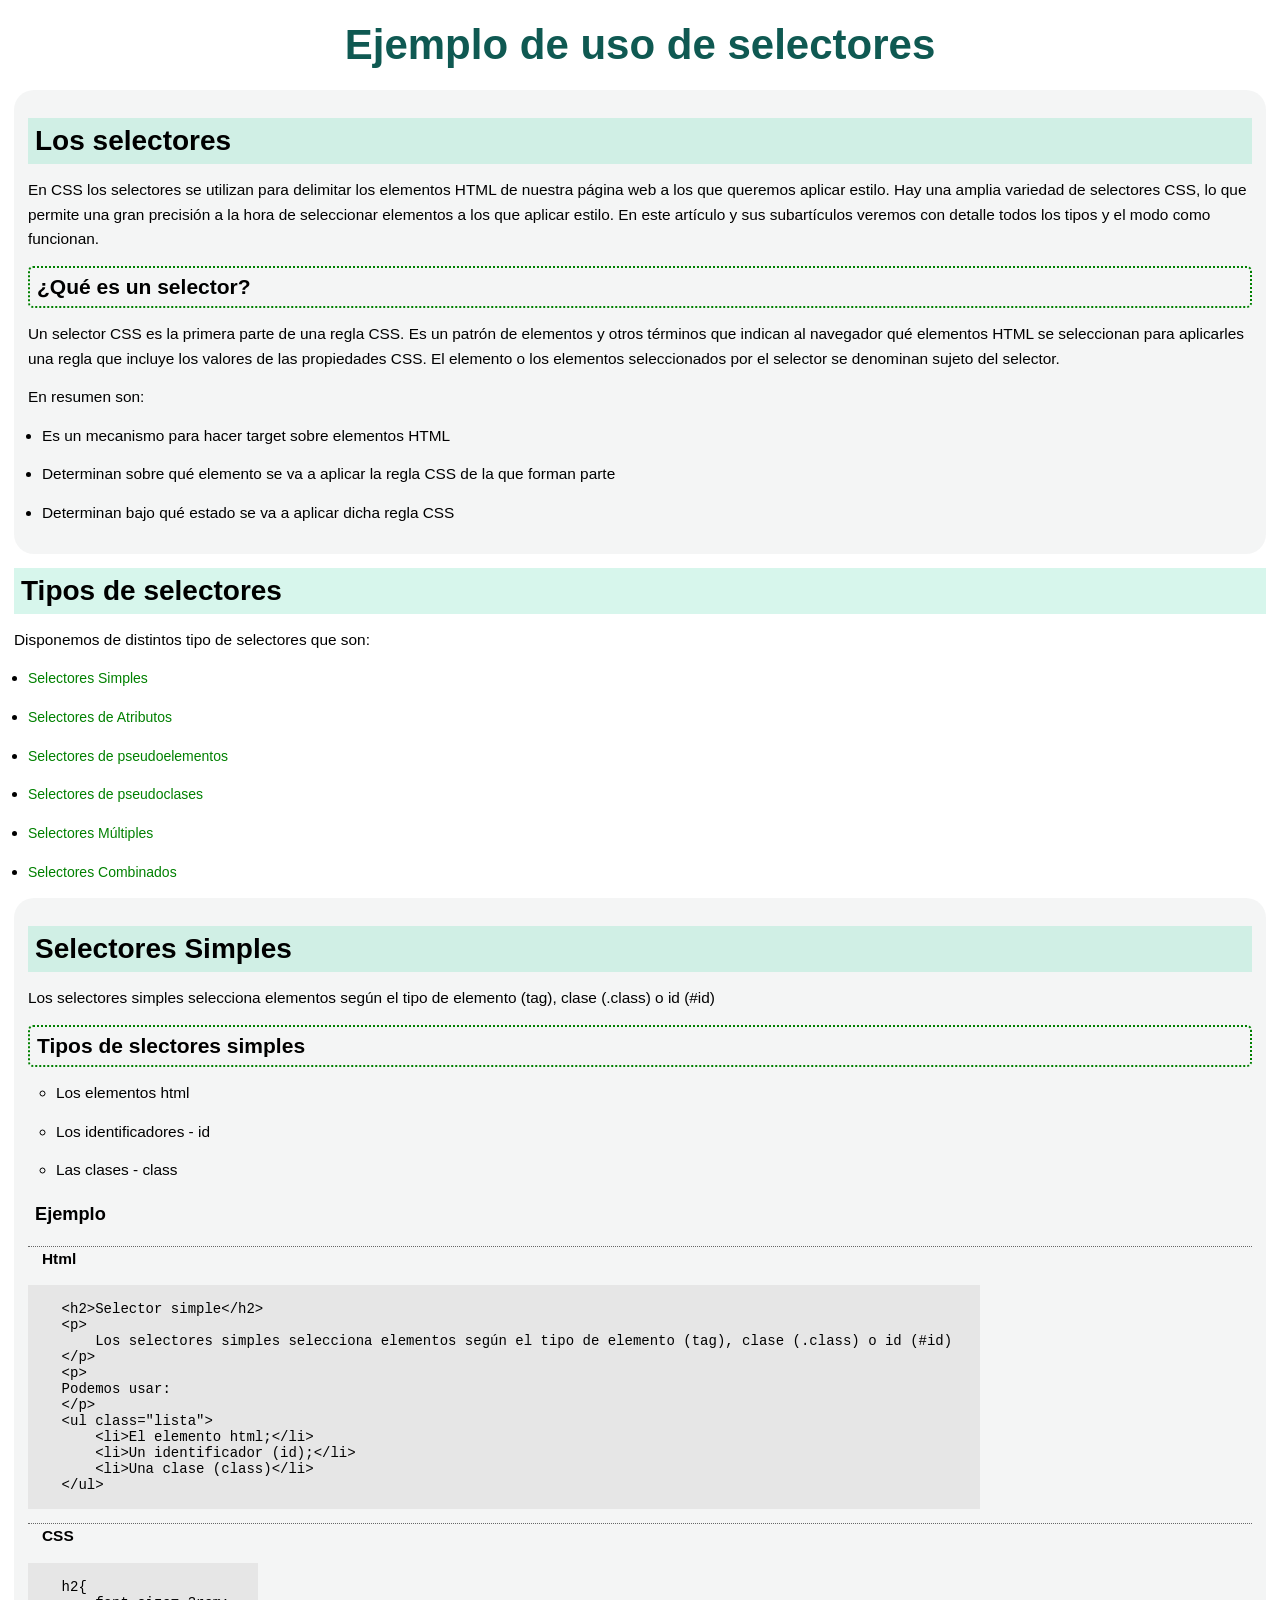
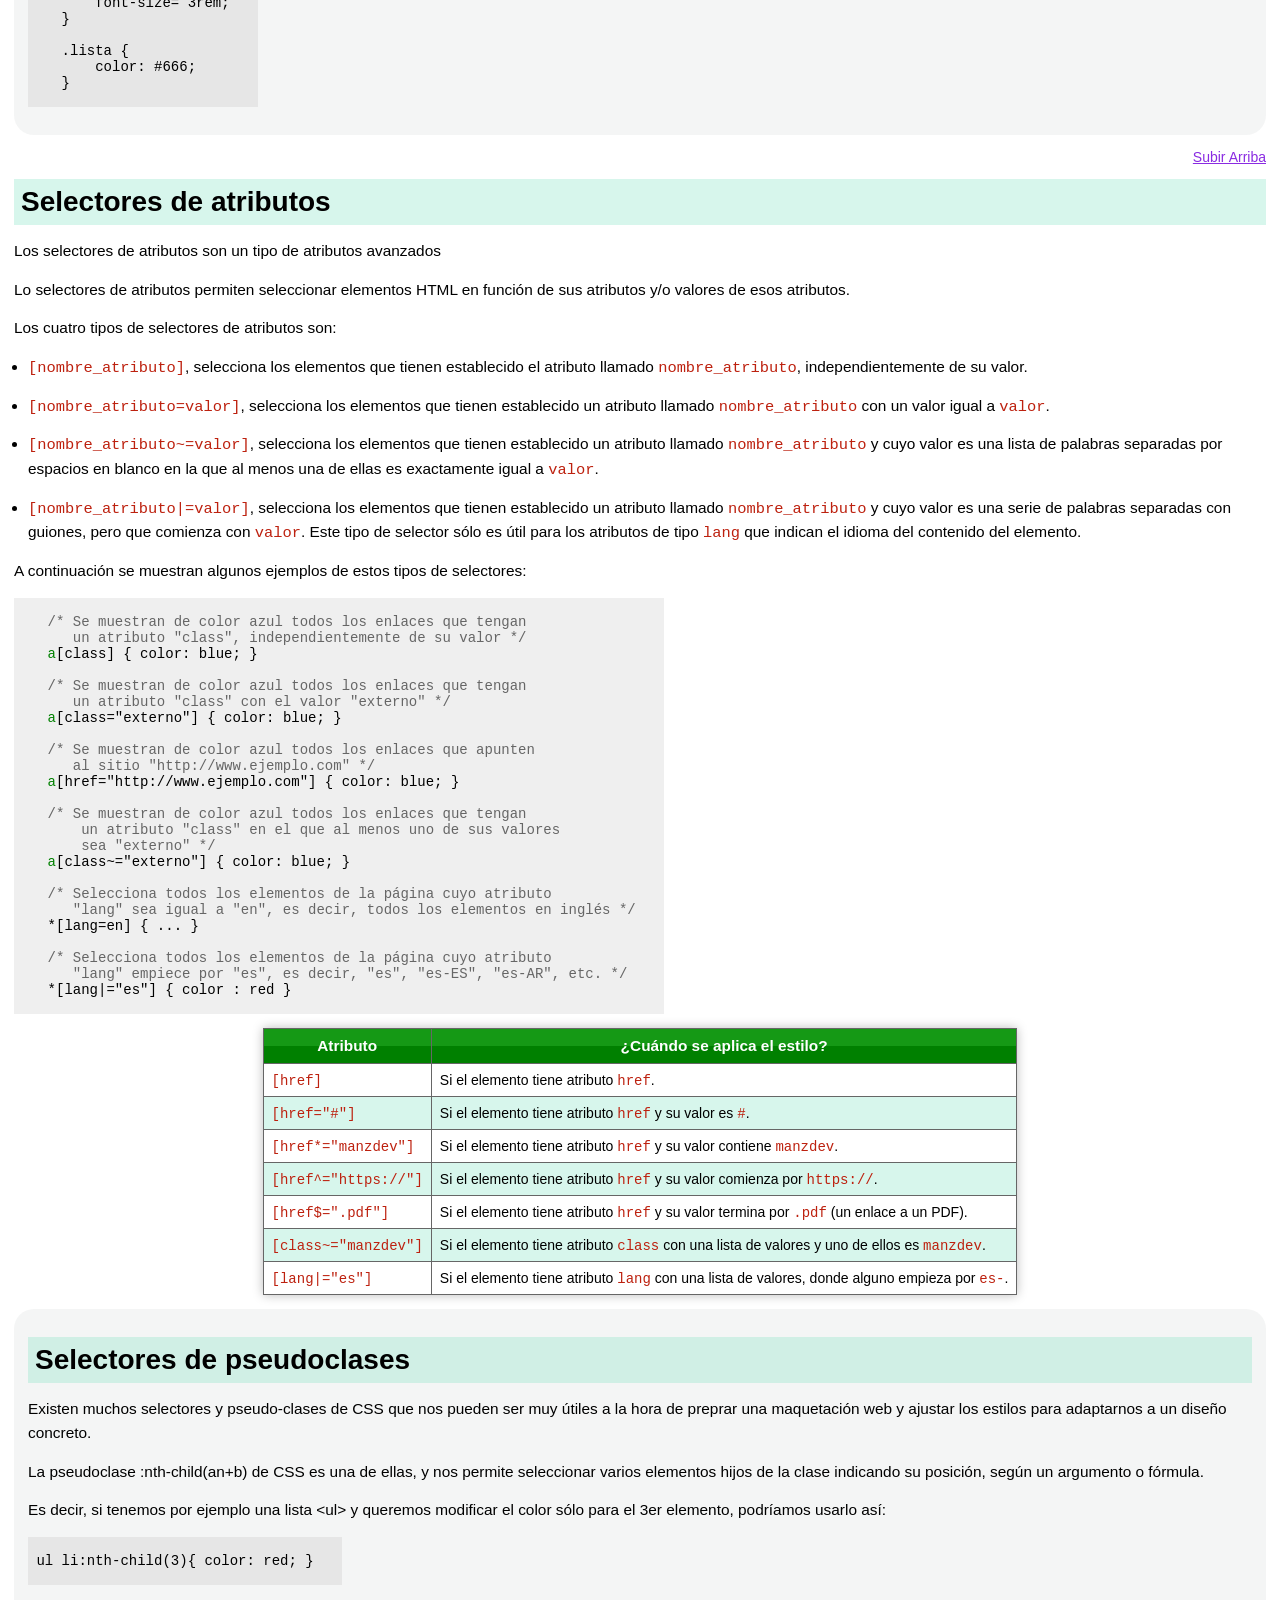
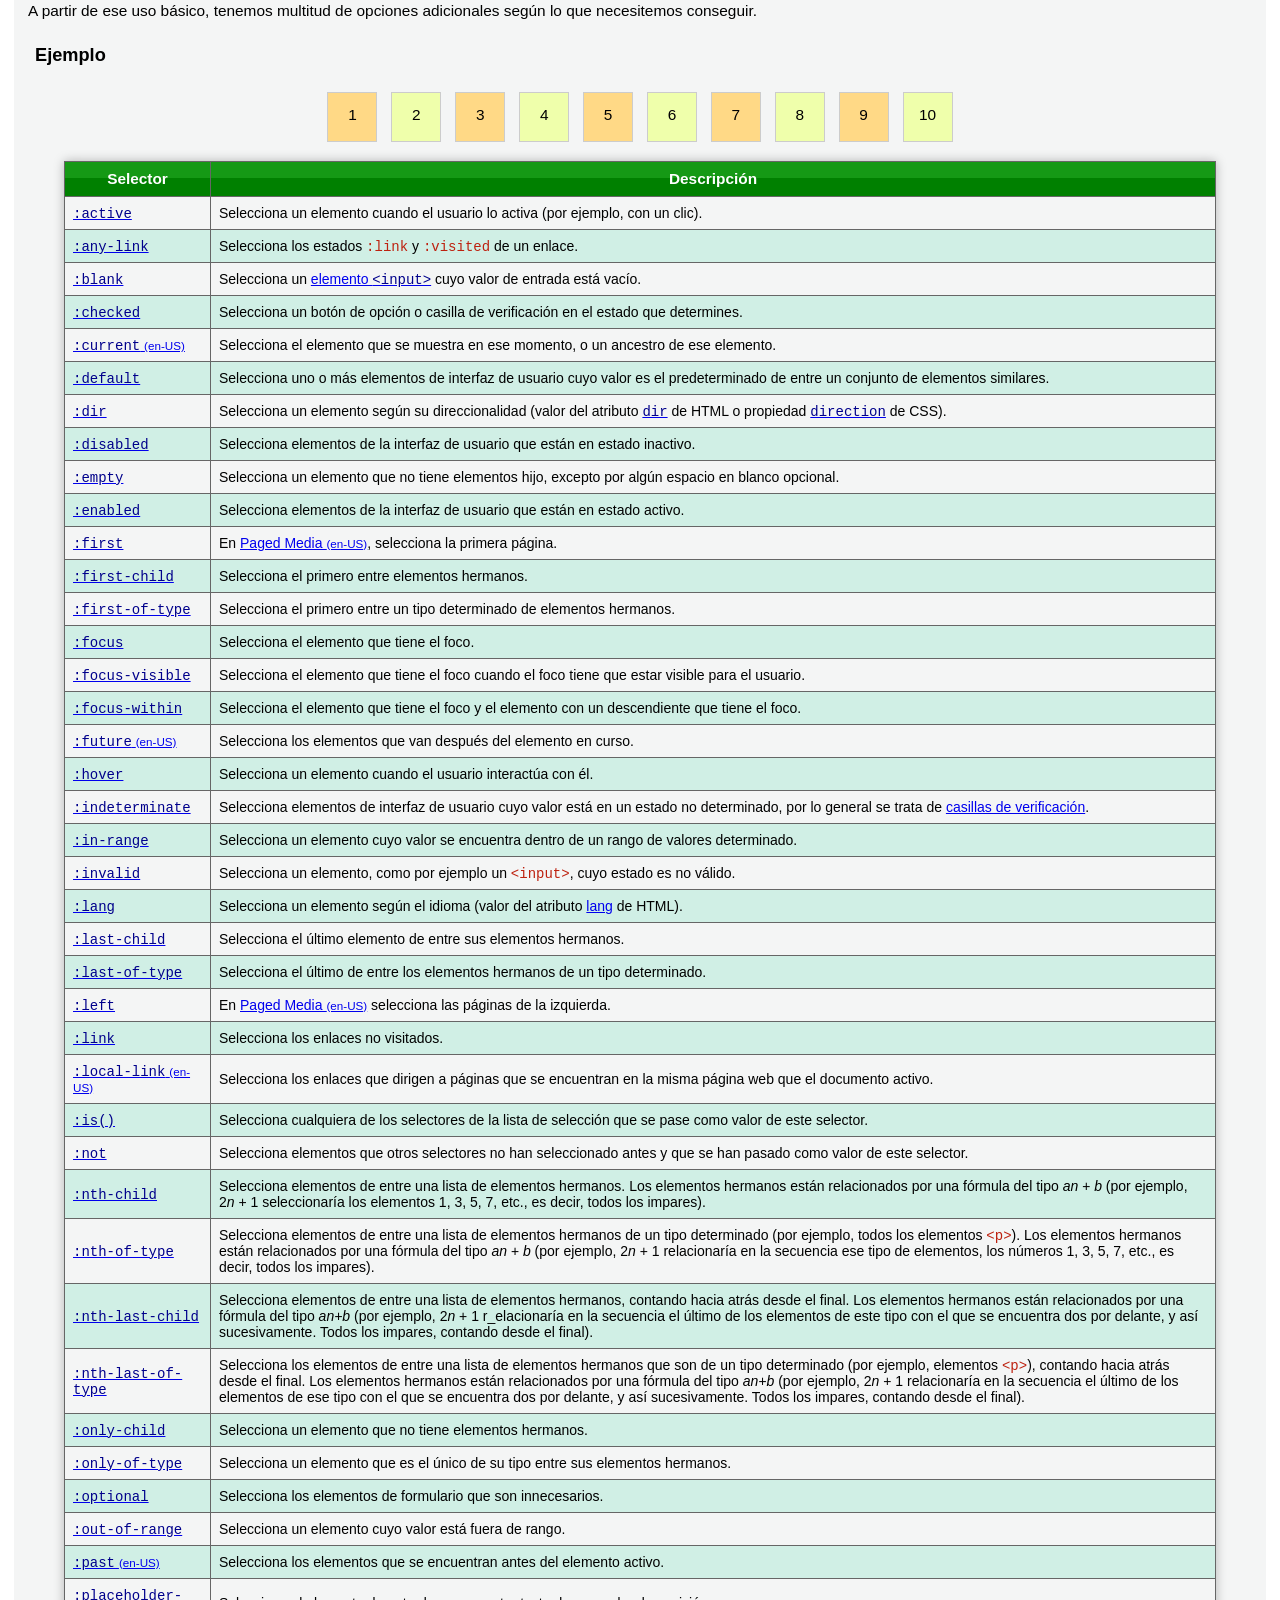
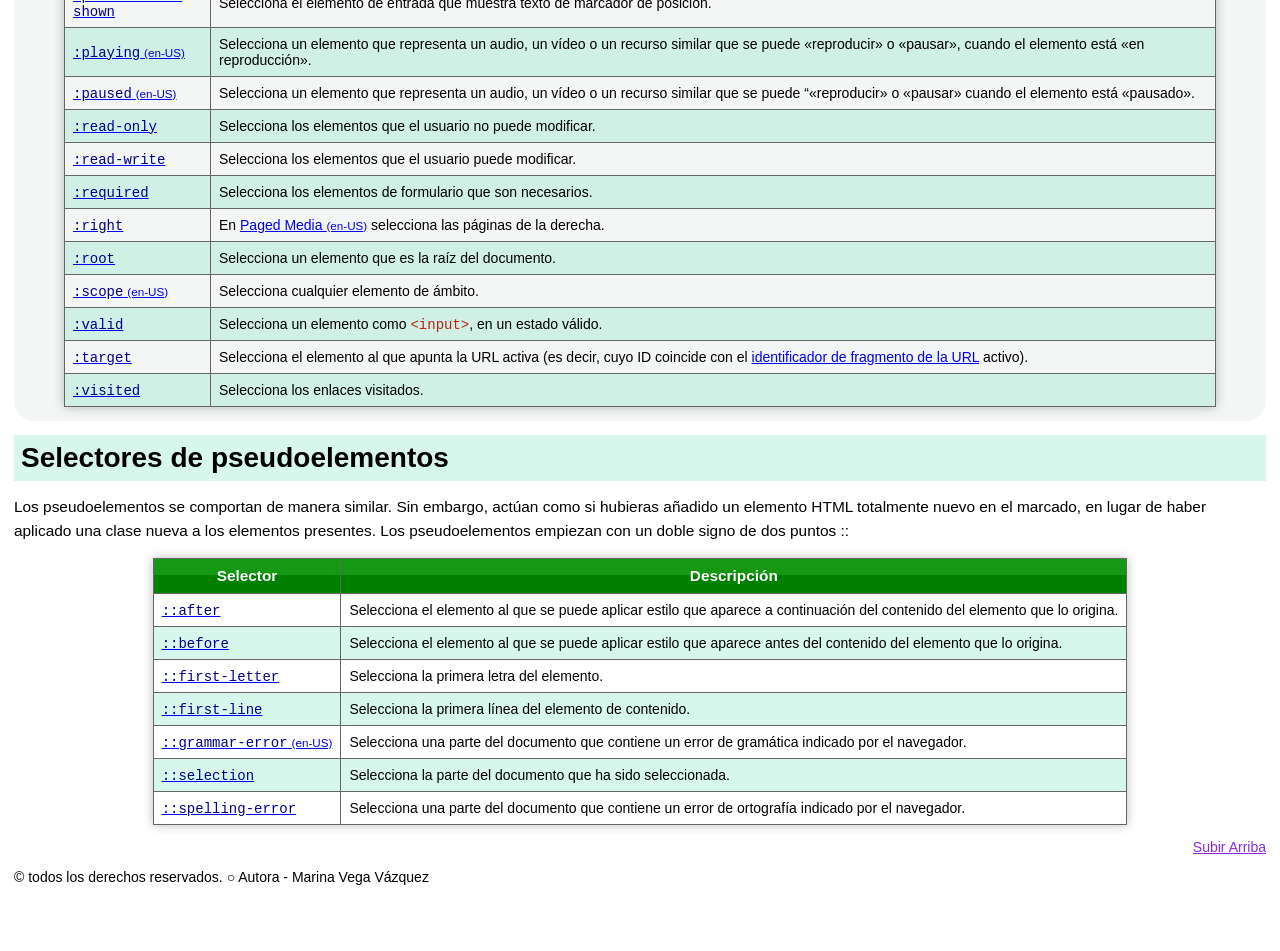
<file: UD4-Hojas de estilos/UD4- Ejemplo Selectores/index.html>
<!DOCTYPE html>
<html lang="es">

    <head>
        <meta charset="UTF-8">
        <meta http-equiv="X-UA-Compatible" content="IE=edge">
        <meta name="viewport" content="width=device-width, initial-scale=1.0">
        <title>Ejemplo selectores</title>
        <link rel="stylesheet" href="styles/estilos.css">
    </head>

    <body>
        <header id="cabecera">
            <h1>Ejemplo de uso de selectores</h1>
        </header>
        <main>
            <section>
                <h2>Los selectores</h2>
                <p>En CSS los selectores se utilizan para delimitar los
                    elementos HTML de nuestra página web a los que
                    queremos aplicar estilo. Hay una amplia variedad de
                    selectores CSS, lo que permite una gran precisión a
                    la hora de seleccionar elementos a los que aplicar estilo.
                    En este artículo y sus subartículos veremos
                    con detalle todos los tipos y el modo como funcionan.</p>
                <h3>¿Qué es un selector?</h3>
                <p> Un selector CSS es la primera parte de una regla CSS. Es un
                    patrón de elementos y otros términos que
                    indican al navegador qué elementos HTML se seleccionan para
                    aplicarles una regla que incluye los valores
                    de las propiedades CSS. El elemento o los elementos
                    seleccionados por el selector se denominan sujeto
                    del selector.</p>
                <p>En resumen son:</p>
                <ul class="lista">
                    <li>Es un mecanismo para hacer target sobre elementos HTML</li>
                    <li>Determinan sobre qué elemento se va a aplicar la regla
                        CSS de la que forman parte</li>
                    <li>Determinan bajo qué estado se va a aplicar dicha regla
                        CSS</li>
                </ul>
            </section>
            <section>
                <h2>Tipos de selectores</h2>
                <p>Disponemos de distintos tipo de selectores que son:</p>
                <ul class="lista">
                    <li><a href="#simples">Selectores Simples</a></li>
                    <li><a href="#atributos">Selectores de Atributos</a></li>
                    <li><a href="#pseudoelementos">Selectores de pseudoelementos</a></li>
                    <li><a href="#pseudoclases">Selectores de pseudoclases</a></li>
                    <li><a href="#multiples">Selectores Múltiples</a></li>
                    <li><a href="#combinados">Selectores Combinados</a></li>
                </ul>
            </section>
            <section id="simple">
                <h2>Selectores Simples</h2>
                <p>Los selectores simples selecciona elementos según el tipo de
                    elemento (tag), clase (.class) o id
                    (#id)</p>
                <h3>Tipos de slectores simples</h3>
                <ul>
                    <li>Los elementos html</li>
                    <li>Los identificadores - id</li>
                    <li>Las clases - class</li>
                </ul>
                <h4>Ejemplo</h4>
                <p class="subtitulo">Html</p>
                <pre><code>
    &lt;h2&gt;Selector simple&lt;/h2&gt;
    &lt;p&gt;
        Los selectores simples selecciona elementos según el tipo de elemento (tag), clase (.class) o id (#id)
    &lt;/p&gt;
    &lt;p&gt;
    Podemos usar:
    &lt;/p&gt;
    &lt;ul class="lista"&gt;
        &lt;li&gt;El elemento html;&lt;/li&gt;
        &lt;li&gt;Un identificador (id);&lt;/li&gt;
        &lt;li&gt;Una clase (class)&lt;/li&gt;
    &lt;/ul&gt;
               </code></pre>
                <p class="subtitulo">CSS</p>
                <pre><code>
    h2{
        font-size= 3rem;
    }
    
    .lista {
        color: #666;
    }
               </code></pre>
            </section>
            <p><a href="#cabecera">Subir Arriba</a></p>
            <section id="atributos">
                <h2>Selectores de atributos</h2>
                <p>Los selectores de atributos son un tipo de atributos
                    avanzados</p>
                <p>Lo selectores de atributos permiten seleccionar elementos
                    HTML en función de sus atributos y/o valores de esos
                    atributos.</p>
                <p>Los cuatro tipos de selectores de atributos son:</p>
                <ul class="lista">
                    <li><code>[nombre_atributo]</code>, selecciona los elementos
                        que tienen establecido el atributo llamado <code>nombre_atributo</code>,
                        independientemente de su valor.</li>
                    <li><code>[nombre_atributo=valor]</code>, selecciona los
                        elementos que tienen establecido un atributo llamado
                        <code>nombre_atributo</code> con un valor igual a <code>valor</code>.</li>
                    <li><code>[nombre_atributo~=valor]</code>, selecciona los
                        elementos que tienen establecido un atributo llamado
                        <code>nombre_atributo</code> y cuyo valor es una lista
                        de palabras separadas por espacios en blanco en la que
                        al menos una de ellas es exactamente igual a <code>valor</code>.</li>
                    <li><code>[nombre_atributo|=valor]</code>, selecciona los
                        elementos que tienen establecido un atributo llamado
                        <code>nombre_atributo</code> y cuyo valor es una serie
                        de palabras separadas con guiones, pero que comienza con
                        <code>valor</code>. Este tipo de selector sólo es útil
                        para los atributos de tipo <code>lang</code> que indican
                        el idioma del contenido del elemento.</li>
                </ul>
                <p>A continuación se muestran algunos ejemplos de estos tipos de
                    selectores:</p>
                <pre><code>
    <span class="hljs-comment">/* Se muestran de color azul todos los enlaces que tengan
       un atributo "class", independientemente de su valor */</span>
    <span class="hljs-selector-tag">a</span><span class="hljs-selector-attr">[class]</span> { <span class="hljs-attribute">color</span>: blue; }
                
    <span class="hljs-comment">/* Se muestran de color azul todos los enlaces que tengan
       un atributo "class" con el valor "externo" */</span>
    <span class="hljs-selector-tag">a</span><span class="hljs-selector-attr">[class="externo"]</span> { <span class="hljs-attribute">color</span>: blue; }
                
    <span class="hljs-comment">/* Se muestran de color azul todos los enlaces que apunten
       al sitio "http://www.ejemplo.com" */</span>
    <span class="hljs-selector-tag">a</span><span class="hljs-selector-attr">[href="http://www.ejemplo.com"]</span> { <span class="hljs-attribute">color</span>: blue; }
                
    <span class="hljs-comment">/* Se muestran de color azul todos los enlaces que tengan
        un atributo "class" en el que al menos uno de sus valores
        sea "externo" */</span>
    <span class="hljs-selector-tag">a</span><span class="hljs-selector-attr">[class~="externo"]</span> { <span class="hljs-attribute">color</span>: blue; }
                
    <span class="hljs-comment">/* Selecciona todos los elementos de la página cuyo atributo
       "lang" sea igual a "en", es decir, todos los elementos en inglés */</span>
    *<span class="hljs-selector-attr">[lang=en]</span> { ... }
                
    <span class="hljs-comment">/* Selecciona todos los elementos de la página cuyo atributo
       "lang" empiece por "es", es decir, "es", "es-ES", "es-AR", etc. */</span>
    *<span class="hljs-selector-attr">[lang|="es"]</span> { <span class="hljs-attribute">color </span>: red }
            </code></pre>
                <table>
                    <thead>
                        <tr>
                            <th>Atributo</th>
                            <th>¿Cuándo se aplica el estilo?</th>
                        </tr>
                    </thead>
                    <tbody>
                        <tr>
                            <td><code>[href]</code></td>
                            <td>Si el elemento tiene atributo <code>href</code>.</td>
                        </tr>
                        <tr>
                            <td><code>[href="#"]</code></td>
                            <td>Si el elemento tiene atributo <code>href</code>
                                y su valor es <code>#</code>.</td>
                        </tr>
                        <tr>
                            <td><code>[href*="manzdev"]</code></td>
                            <td>Si el elemento tiene atributo <code>href</code>
                                y su valor contiene <code>manzdev</code>.</td>
                        </tr>
                        <tr>
                            <td><code>[href^="https://"]</code></td>
                            <td>Si el elemento tiene atributo <code>href</code>
                                y su valor comienza por <code>https://</code>.</td>
                        </tr>
                        <tr>
                            <td><code>[href$=".pdf"]</code></td>
                            <td>Si el elemento tiene atributo <code>href</code>
                                y su valor termina por <code>.pdf</code> (un
                                enlace a un PDF).</td>
                        </tr>
                        <tr>
                            <td><code>[class~="manzdev"]</code></td>
                            <td>Si el elemento tiene atributo <code>class</code>
                                con una lista de valores y uno de ellos es
                                <code>manzdev</code>.</td>
                        </tr>
                        <tr>
                            <td><code>[lang|="es"]</code></td>
                            <td>Si el elemento tiene atributo <code>lang</code>
                                con una lista de valores, donde alguno
                                empieza
                                por <code>es-</code>.</td>
                        </tr>
                    </tbody>
                </table>
            </section>
            <section id="pseudoclases">
                <h2>Selectores de pseudoclases</h2>
                <p>Existen muchos selectores y pseudo-clases de CSS
                    que nos
                    pueden ser muy útiles a la hora de preprar una
                    maquetación web y ajustar los estilos para
                    adaptarnos a un
                    diseño concreto.
                </p>
                <p>La pseudoclase :nth-child(an+b) de CSS es una de
                    ellas, y nos
                    permite seleccionar varios elementos hijos
                    de la clase indicando su posición, según un
                    argumento o
                    fórmula.
                </p>
                <p>Es decir, si tenemos por ejemplo una lista
                    &lt;ul&gt; y queremos modificar el color sólo
                    para el 3er
                    elemento, podríamos usarlo así:
                </p>
                <pre><code>
 ul li:nth-child(3){ color: red; }
            </code></pre>
                <p>A partir de ese uso básico, tenemos multitud de
                    opciones
                    adicionales según lo que necesitemos conseguir.
                </p>
                <h4>Ejemplo</h4>
                <ul id="ejemplo">
                    <li> 1</li>
                    <li> 2 </li>
                    <li> 3 </li>
                    <li> 4 </li>
                    <li> 5 </li>
                    <li> 6 </li>
                    <li> 7 </li>
                    <li> 8 </li>
                    <li> 9 </li>
                    <li> 10 </li>
                </ul>

                <table>
                    <thead>
                        <tr>
                            <th>Selector</th>
                            <th>Descripción</th>
                        </tr>
                    </thead>
                    <tbody>
                        <tr>
                            <td><a href="/es/docs/Web/CSS/:active"><code>:active</code></a></td>
                            <td>Selecciona un elemento cuando el usuario lo
                                activa (por ejemplo, con un clic).</td>
                        </tr>
                        <tr>
                            <td><a href="/es/docs/Web/CSS/:any-link"><code>:any-link</code></a></td>
                            <td>Selecciona los estados <code>:link</code> y
                                <code>:visited</code> de un enlace.</td>
                        </tr>
                        <tr>
                            <td><a href="/es/docs/Web/CSS/:blank"><code>:blank</code></a></td>
                            <td>Selecciona un <a
                                    href="/es/docs/Web/HTML/Element/input">elemento
                                    <code>&lt;input&gt;</code></a> cuyo valor de
                                entrada está vacío.</td>
                        </tr>
                        <tr>
                            <td><a href="/es/docs/Web/CSS/:checked"><code>:checked</code></a></td>
                            <td>Selecciona un botón de opción o casilla de
                                verificación en el estado que determines.</td>
                        </tr>
                        <tr>
                            <td><a class="only-in-en-us" title="Currently only
                                    available in English (US)"
                                    href="/en-US/docs/Web/API/WebVTT_API"><code>:current</code>
                                    <small>(en-US)</small></a></td>
                            <td>Selecciona el elemento que se muestra en ese
                                momento, o un ancestro de ese elemento.</td>
                        </tr>
                        <tr>
                            <td><a href="/es/docs/Web/CSS/:default"><code>:default</code></a></td>
                            <td>Selecciona uno o más elementos de interfaz de
                                usuario cuyo valor es el predeterminado de entre
                                un conjunto de elementos similares.</td>
                        </tr>
                        <tr>
                            <td><a href="/es/docs/Web/CSS/:dir"><code>:dir</code></a></td>
                            <td>Selecciona un elemento según su direccionalidad
                                (valor del atributo <a
                                    href="/es/docs/Web/HTML/Global_attributes/dir"><code>dir</code></a>
                                de HTML o propiedad <a
                                    href="/es/docs/Web/CSS/direction"><code>direction</code></a>
                                de CSS).</td>
                        </tr>
                        <tr>
                            <td><a href="/es/docs/Web/CSS/:disabled"><code>:disabled</code></a></td>
                            <td>Selecciona elementos de la interfaz de usuario
                                que están en estado inactivo.</td>
                        </tr>
                        <tr>
                            <td><a href="/es/docs/Web/CSS/:empty"><code>:empty</code></a></td>
                            <td>Selecciona un elemento que no tiene elementos
                                hijo, excepto por algún espacio en blanco
                                opcional.</td>
                        </tr>
                        <tr>
                            <td><a href="/es/docs/Web/CSS/:enabled"><code>:enabled</code></a></td>
                            <td>Selecciona elementos de la interfaz de usuario
                                que están en estado activo.</td>
                        </tr>
                        <tr>
                            <td><a href="/es/docs/Web/CSS/:first"><code>:first</code></a></td>
                            <td>En <a href="/en-US/docs/Web/CSS/Paged_Media"
                                    class="only-in-en-us" title="Currently only
                                    available in English (US)">Paged Media
                                    <small>(en-US)<small></small></small></a>,
                                selecciona la primera página.</td>
                        </tr>
                        <tr>
                            <td><a href="/es/docs/Web/CSS/:first-child"><code>:first-child</code></a></td>
                            <td>Selecciona el primero entre elementos hermanos.</td>
                        </tr>
                        <tr>
                            <td><a href="/es/docs/Web/CSS/:first-of-type"><code>:first-of-type</code></a></td>
                            <td>Selecciona el primero entre un tipo determinado
                                de elementos hermanos.</td>
                        </tr>
                        <tr>
                            <td><a href="/es/docs/Web/CSS/:focus"><code>:focus</code></a></td>
                            <td>Selecciona el elemento que tiene el foco.</td>
                        </tr>
                        <tr>
                            <td><a href="/es/docs/Web/CSS/:focus-visible"><code>:focus-visible</code></a></td>
                            <td>Selecciona el elemento que tiene el foco cuando
                                el foco tiene que estar visible para el usuario.</td>
                        </tr>
                        <tr>
                            <td><a href="/es/docs/Web/CSS/:focus-within"><code>:focus-within</code></a></td>
                            <td>Selecciona el elemento que tiene el foco y el
                                elemento con un descendiente que tiene el foco.</td>
                        </tr>
                        <tr>
                            <td><a class="only-in-en-us" title="Currently only
                                    available in English (US)"
                                    href="/en-US/docs/Web/CSS/:future"><code>:future</code>
                                    <small>(en-US)</small></a></td>
                            <td>Selecciona los elementos que van después del
                                elemento en curso.</td>
                        </tr>
                        <tr>
                            <td><a href="/es/docs/Web/CSS/:hover"><code>:hover</code></a></td>
                            <td>Selecciona un elemento cuando el usuario
                                interactúa con él.</td>
                        </tr>
                        <tr>
                            <td><a href="/es/docs/Web/CSS/:indeterminate"><code>:indeterminate</code></a></td>
                            <td>Selecciona elementos de interfaz de usuario cuyo
                                valor está en un estado no determinado, por lo
                                general se trata de <a
                                    href="/es/docs/Web/HTML/Element/input/checkbox">casillas
                                    de verificación</a>.</td>
                        </tr>
                        <tr>
                            <td><a href="/es/docs/Web/CSS/:in-range"><code>:in-range</code></a></td>
                            <td>Selecciona un elemento cuyo valor se encuentra
                                dentro de un rango de valores determinado.</td>
                        </tr>
                        <tr>
                            <td><a href="/es/docs/Web/CSS/:invalid"><code>:invalid</code></a></td>
                            <td>Selecciona un elemento, como por ejemplo un
                                <code>&lt;input&gt;</code>, cuyo estado es no
                                válido.</td>
                        </tr>
                        <tr>
                            <td><a href="/es/docs/Web/CSS/:lang"><code>:lang</code></a></td>
                            <td>Selecciona un elemento según el idioma (valor
                                del atributo <a
                                    href="/es/docs/Web/HTML/Global_attributes/lang">lang</a>
                                de HTML).</td>
                        </tr>
                        <tr>
                            <td><a href="/es/docs/Web/CSS/:last-child"><code>:last-child</code></a></td>
                            <td>Selecciona el último elemento de entre sus
                                elementos hermanos.</td>
                        </tr>
                        <tr>
                            <td><a href="/es/docs/Web/CSS/:last-of-type"><code>:last-of-type</code></a></td>
                            <td>Selecciona el último de entre los elementos
                                hermanos de un tipo determinado.</td>
                        </tr>
                        <tr>
                            <td><a href="/es/docs/Web/CSS/:left"><code>:left</code></a></td>
                            <td>En <a href="/en-US/docs/Web/CSS/CSS_Pages"
                                    class="only-in-en-us" title="Currently only
                                    available in English (US)">Paged Media
                                    <small>(en-US)<small></small></small></a>
                                selecciona las páginas de la izquierda.</td>
                        </tr>
                        <tr>
                            <td><a href="/es/docs/Web/CSS/:link"><code>:link</code></a></td>
                            <td>Selecciona los enlaces no visitados.</td>
                        </tr>
                        <tr>
                            <td><a class="only-in-en-us" title="Currently only
                                    available in English (US)"
                                    href="/en-US/docs/Web/CSS/:local-link"><code>:local-link</code>
                                    <small>(en-US)</small></a></td>
                            <td>Selecciona los enlaces que dirigen a páginas que
                                se encuentran en la misma página web que el
                                documento activo.</td>
                        </tr>
                        <tr>
                            <td><a href="/es/docs/Web/CSS/:is"><code>:is()</code></a></td>
                            <td>Selecciona cualquiera de los selectores de la
                                lista de selección que se pase como valor de
                                este selector.</td>
                        </tr>
                        <tr>
                            <td><a href="/es/docs/Web/CSS/:not"><code>:not</code></a></td>
                            <td>Selecciona elementos que otros selectores no han
                                seleccionado antes y que se han pasado como
                                valor de este selector.</td>
                        </tr>
                        <tr>
                            <td><a href="/es/docs/Web/CSS/:nth-child"><code>:nth-child</code></a></td>
                            <td>Selecciona elementos de entre una lista de
                                elementos hermanos. Los elementos hermanos están
                                relacionados por una fórmula del tipo <em>an + b</em>
                                (por ejemplo, 2<em>n</em> + 1 seleccionaría los
                                elementos 1, 3, 5, 7, etc., es decir, todos los
                                impares).</td>
                        </tr>
                        <tr>
                            <td><a href="/es/docs/Web/CSS/:nth-of-type"><code>:nth-of-type</code></a></td>
                            <td>Selecciona elementos de entre una lista de
                                elementos hermanos de un tipo determinado (por
                                ejemplo, todos los elementos <code>&lt;p&gt;</code>).
                                Los elementos hermanos están relacionados por
                                una fórmula del tipo <em>an + b</em> (por
                                ejemplo, 2<em>n</em> + 1 relacionaría en la
                                secuencia ese tipo de elementos, los números 1,
                                3, 5, 7, etc., es decir, todos los impares).</td>
                        </tr>
                        <tr>
                            <td><a href="/es/docs/Web/CSS/:nth-last-child"><code>:nth-last-child</code></a></td>
                            <td>Selecciona elementos de entre una lista de
                                elementos hermanos, contando hacia atrás desde
                                el final. Los elementos hermanos están
                                relacionados por una fórmula del tipo <em>an+b</em>
                                (por ejemplo, 2<em>n</em> + 1 r_elacionaría en
                                la secuencia el último de los elementos de este
                                tipo con el que se encuentra dos por delante, y
                                así sucesivamente. Todos los impares, contando
                                desde el final).</td>
                        </tr>
                        <tr>
                            <td><a href="/es/docs/Web/CSS/:nth-last-of-type"><code>:nth-last-of-type</code></a></td>
                            <td>Selecciona los elementos de entre una lista de
                                elementos hermanos que son de un tipo
                                determinado (por ejemplo, elementos <code>&lt;p&gt;</code>),
                                contando hacia atrás desde el final. Los
                                elementos hermanos están relacionados por una
                                fórmula del tipo <em>an+b</em> (por ejemplo, 2<em>n</em>
                                + 1 relacionaría en la secuencia el último de
                                los elementos de ese tipo con el que se
                                encuentra dos por delante, y así sucesivamente.
                                Todos los impares, contando desde el final).</td>
                        </tr>
                        <tr>
                            <td><a href="/es/docs/Web/CSS/:only-child"><code>:only-child</code></a></td>
                            <td>Selecciona un elemento que no tiene elementos
                                hermanos.</td>
                        </tr>
                        <tr>
                            <td><a href="/es/docs/Web/CSS/:only-of-type"><code>:only-of-type</code></a></td>
                            <td>Selecciona un elemento que es el único de su
                                tipo entre sus elementos hermanos.</td>
                        </tr>
                        <tr>
                            <td><a href="/es/docs/Web/CSS/:optional"><code>:optional</code></a></td>
                            <td>Selecciona los elementos de formulario que son
                                innecesarios.</td>
                        </tr>
                        <tr>
                            <td><a href="/es/docs/Web/CSS/:out-of-range"><code>:out-of-range</code></a></td>
                            <td>Selecciona un elemento cuyo valor está fuera de
                                rango.</td>
                        </tr>
                        <tr>
                            <td><a class="only-in-en-us" title="Currently only
                                    available in English (US)"
                                    href="/en-US/docs/Web/CSS/:past"><code>:past</code>
                                    <small>(en-US)</small></a></td>
                            <td>Selecciona los elementos que se encuentran antes
                                del elemento activo.</td>
                        </tr>
                        <tr>
                            <td><a href="/es/docs/Web/CSS/:placeholder-shown"><code>:placeholder-shown</code></a></td>
                            <td>Selecciona el elemento de entrada que muestra
                                texto de marcador de posición.</td>
                        </tr>
                        <tr>
                            <td><a class="only-in-en-us" title="Currently only
                                    available in English (US)"
                                    href="/en-US/docs/Web/CSS/:playing"><code>:playing</code>
                                    <small>(en-US)</small></a></td>
                            <td>Selecciona un elemento que representa un audio,
                                un vídeo o un recurso similar que se puede
                                «reproducir» o «pausar», cuando el elemento está
                                «en reproducción».</td>
                        </tr>
                        <tr>
                            <td><a class="only-in-en-us" title="Currently only
                                    available in English (US)"
                                    href="/en-US/docs/Web/CSS/:paused"><code>:paused</code>
                                    <small>(en-US)</small></a></td>
                            <td>Selecciona un elemento que representa un audio,
                                un vídeo o un recurso similar que se puede
                                “«reproducir» o «pausar» cuando el elemento está
                                «pausado».</td>
                        </tr>
                        <tr>
                            <td><a href="/es/docs/Web/CSS/:read-only"><code>:read-only</code></a></td>
                            <td>Selecciona los elementos que el usuario no puede
                                modificar.</td>
                        </tr>
                        <tr>
                            <td><a href="/es/docs/Web/CSS/:read-write"><code>:read-write</code></a></td>
                            <td>Selecciona los elementos que el usuario puede
                                modificar.</td>
                        </tr>
                        <tr>
                            <td><a href="/es/docs/Web/CSS/:required"><code>:required</code></a></td>
                            <td>Selecciona los elementos de formulario que son
                                necesarios.</td>
                        </tr>
                        <tr>
                            <td><a href="/es/docs/Web/CSS/:right"><code>:right</code></a></td>
                            <td>En <a href="/en-US/docs/Web/CSS/CSS_Pages"
                                    class="only-in-en-us" title="Currently only
                                    available in English (US)">Paged Media
                                    <small>(en-US)<small></small></small></a>
                                selecciona las páginas de la derecha.</td>
                        </tr>
                        <tr>
                            <td><a href="/es/docs/Web/CSS/:root"><code>:root</code></a></td>
                            <td>Selecciona un elemento que es la raíz del
                                documento.</td>
                        </tr>
                        <tr>
                            <td><a class="only-in-en-us" title="Currently only
                                    available in English (US)"
                                    href="/en-US/docs/Web/CSS/:scope"><code>:scope</code>
                                    <small>(en-US)</small></a></td>
                            <td>Selecciona cualquier elemento de ámbito.</td>
                        </tr>
                        <tr>
                            <td><a href="/es/docs/Web/CSS/:valid"><code>:valid</code></a></td>
                            <td>Selecciona un elemento como <code>&lt;input&gt;</code>,
                                en un estado válido.</td>
                        </tr>
                        <tr>
                            <td><a href="/es/docs/Web/CSS/:target"><code>:target</code></a></td>
                            <td>Selecciona el elemento al que apunta la URL
                                activa (es decir, cuyo ID coincide con el <a
                                    href="https://en.wikipedia.org/wiki/Fragment_identifier"
                                    class="external" target="_blank">identificador
                                    de fragmento de la URL</a> activo).</td>
                        </tr>
                        <tr>
                            <td><a href="/es/docs/Web/CSS/:visited"><code>:visited</code></a></td>
                            <td>Selecciona los enlaces visitados.</td>
                        </tr>
                    </tbody>
                </table>
            </section>
            <section id="pseudoelementos">
                <h2>Selectores de pseudoelementos</h2>
                <p>Los pseudoelementos se comportan de manera similar. Sin
                    embargo, actúan como si hubieras añadido un elemento HTML
                    totalmente nuevo en el marcado, en lugar de haber aplicado
                    una clase nueva a los elementos presentes. Los
                    pseudoelementos empiezan con un doble signo de dos puntos ::</p>
                <table>
                    <thead>
                        <tr>
                            <th>Selector</th>
                            <th>Descripción</th>
                        </tr>
                    </thead>
                    <tbody>
                        <tr>
                            <td><a href="/es/docs/Web/CSS/::after"><code>::after</code></a></td>
                            <td>Selecciona el elemento al que se puede aplicar
                                estilo que aparece a continuación del contenido
                                del elemento que lo origina.</td>
                        </tr>
                        <tr>
                            <td><a href="/es/docs/Web/CSS/::before"><code>::before</code></a></td>
                            <td>Selecciona el elemento al que se puede aplicar
                                estilo que aparece antes del contenido del
                                elemento que lo origina.</td>
                        </tr>
                        <tr>
                            <td><a href="/es/docs/Web/CSS/::first-letter"><code>::first-letter</code></a></td>
                            <td>Selecciona la primera letra del elemento.</td>
                        </tr>
                        <tr>
                            <td><a href="/es/docs/Web/CSS/::first-line"><code>::first-line</code></a></td>
                            <td>Selecciona la primera línea del elemento de
                                contenido.</td>
                        </tr>
                        <tr>
                            <td><a class="only-in-en-us" title="Currently only
                                    available in English (US)"
                                    href="/en-US/docs/Web/CSS/::grammar-error"><code>::grammar-error</code>
                                    <small>(en-US)</small></a></td>
                            <td>Selecciona una parte del documento que contiene
                                un error de gramática indicado por el navegador.</td>
                        </tr>
                        <tr>
                            <td><a href="/es/docs/Web/CSS/::selection"><code>::selection</code></a></td>
                            <td>Selecciona la parte del documento que ha sido
                                seleccionada.</td>
                        </tr>
                        <tr>
                            <td><a href="/es/docs/Web/CSS/::spelling-error"><code>::spelling-error</code></a></td>
                            <td>Selecciona una parte del documento que contiene
                                un error de ortografía indicado por el
                                navegador.</td>
                        </tr>
                    </tbody>
                </table>
            </section>
            <p><a href="#cabecera">Subir Arriba</a></p>

        </main>
        <footer>
            <p>&copy; todos los derechos reservados. &cir; Autora - Marina Vega
                Vázquez</p>
        </footer>
    </body>

</html>
</file>
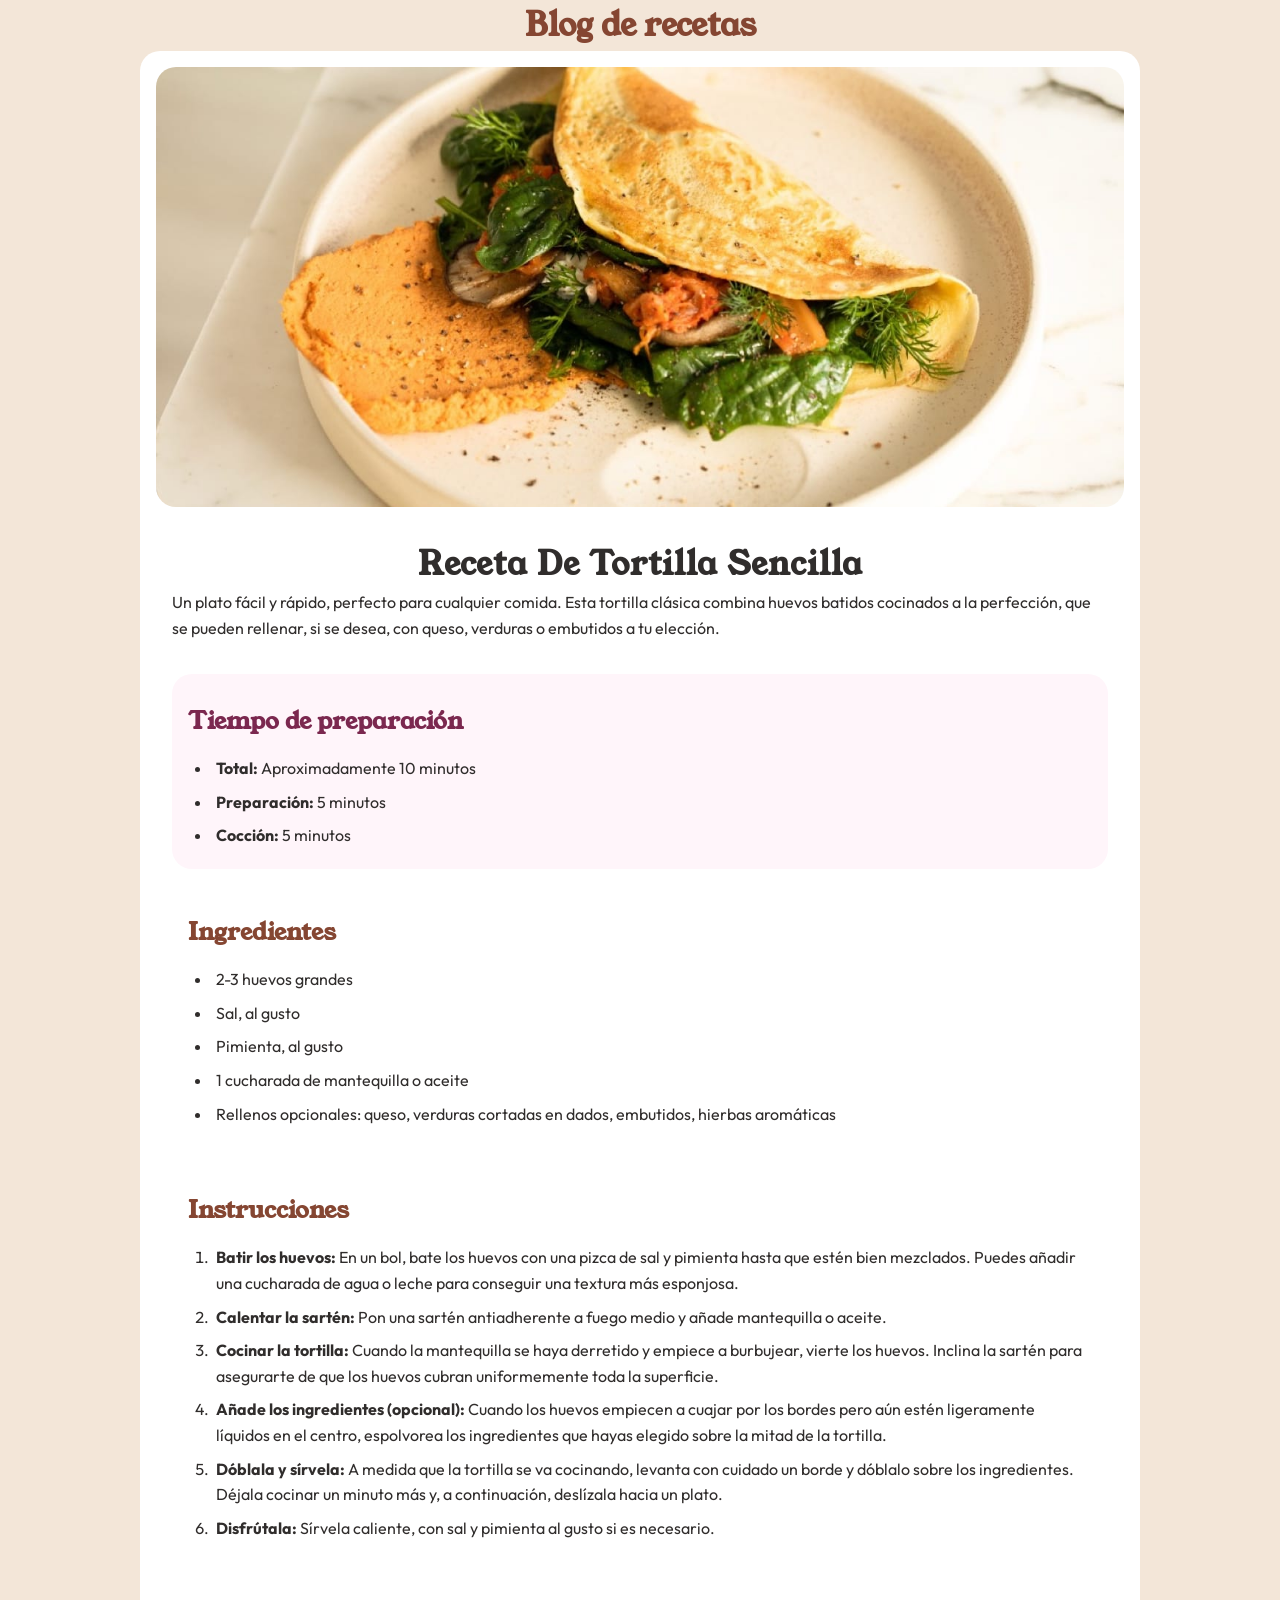
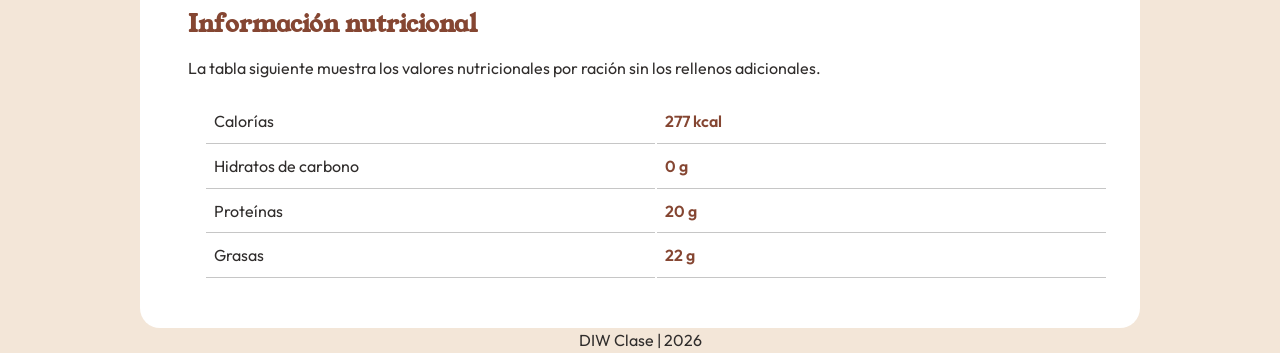
<file: UD4-Hojas de estilos/UD4-Blog-Recetas/index.html>
<!DOCTYPE html>
<html lang="es">

<head>
  <meta charset="UTF-8">
  <meta name="viewport" content="width=device-width, initial-scale=1.0">
  <link rel="stylesheet" href="./src/css/style.css">
  <title>Página de recetas</title>
</head>

<body>

  <header>
    <h1>Blog de recetas</h1>
  </header>

  <main>

    <section class="receta">

      <figure>
        <img src="./assets/images/image-omelette.jpeg" alt="">
      </figure>

      <div class="desc-receta">
        <h2>Receta de tortilla sencilla</h2>

        <p>
          Un plato fácil y rápido, perfecto para cualquier comida. Esta tortilla clásica combina huevos batidos cocinados a la perfección, que se pueden rellenar, si se desea, con queso, verduras o embutidos a tu elección.
        </p>
      </div>

      <section id="preparacion">
        <h3>Tiempo de preparación</h3>

        <ul>
          <li><strong>Total:</strong> Aproximadamente 10 minutos</li>
          <li><strong>Preparación:</strong> 5 minutos</li>
          <li><strong>Cocción:</strong> 5 minutos</li>
        </ul>
      </section>

      <section>
        <h3>Ingredientes</h3>

        <ul>
          <li>2-3 huevos grandes</li>
          <li>Sal, al gusto</li>
          <li>Pimienta, al gusto</li>
          <li>1 cucharada de mantequilla o aceite</li>
          <li>Rellenos opcionales: queso, verduras cortadas en dados, embutidos, hierbas aromáticas</li>
        </ul>
      </section>

      <section>
        <h3>Instrucciones</h3>

        <ol>
          <li><strong>Batir los huevos:</strong> En un bol, bate los huevos con una pizca de sal y pimienta hasta que estén bien mezclados. Puedes añadir una cucharada de agua o leche para conseguir una textura más esponjosa.</li>
          <li><strong>Calentar la sartén:</strong> Pon una sartén antiadherente a fuego medio y añade mantequilla o aceite.</li>
          <li><strong>Cocinar la tortilla:</strong> Cuando la mantequilla se haya derretido y empiece a burbujear, vierte los huevos. Inclina la sartén para asegurarte de que los huevos cubran uniformemente toda la superficie.</li>
          <li><strong>Añade los ingredientes (opcional):</strong> Cuando los huevos empiecen a cuajar por los bordes pero aún estén ligeramente líquidos en el centro, espolvorea los ingredientes que hayas elegido sobre la mitad de la tortilla.</li>
          <li><strong>Dóblala y sírvela:</strong> A medida que la tortilla se va cocinando, levanta con cuidado un borde y dóblalo sobre los ingredientes. Déjala cocinar un minuto más y, a continuación, deslízala hacia un plato.</li>
          <li><strong>Disfrútala:</strong> Sírvela caliente, con sal y pimienta al gusto si es necesario.</li>
        </ol>
      </section>

      <section>
        <h3>Información nutricional</h3>

        <p>La tabla siguiente muestra los valores nutricionales por ración sin los rellenos adicionales.</p>

        <table>
          <caption>Tabla nutricional</caption>
          <tr>
            <th>Calorías</th>
            <td class="valor">277 kcal</td>
          </tr>
          <tr>
            <th>Hidratos de carbono</th>
            <td class="valor">0 g</td>
          </tr>
          <tr>
            <th>Proteínas</th>
            <td class="valor">20 g</td>
          </tr>
          <tr>
            <th>Grasas</th>
            <td class="valor">22 g</td>
          </tr>
        </table>
      </section>
    </section>
  </main>

  <footer>
    <p>DIW Clase &vert; 2026</p>
  </footer>

</body>

</html>
</file>
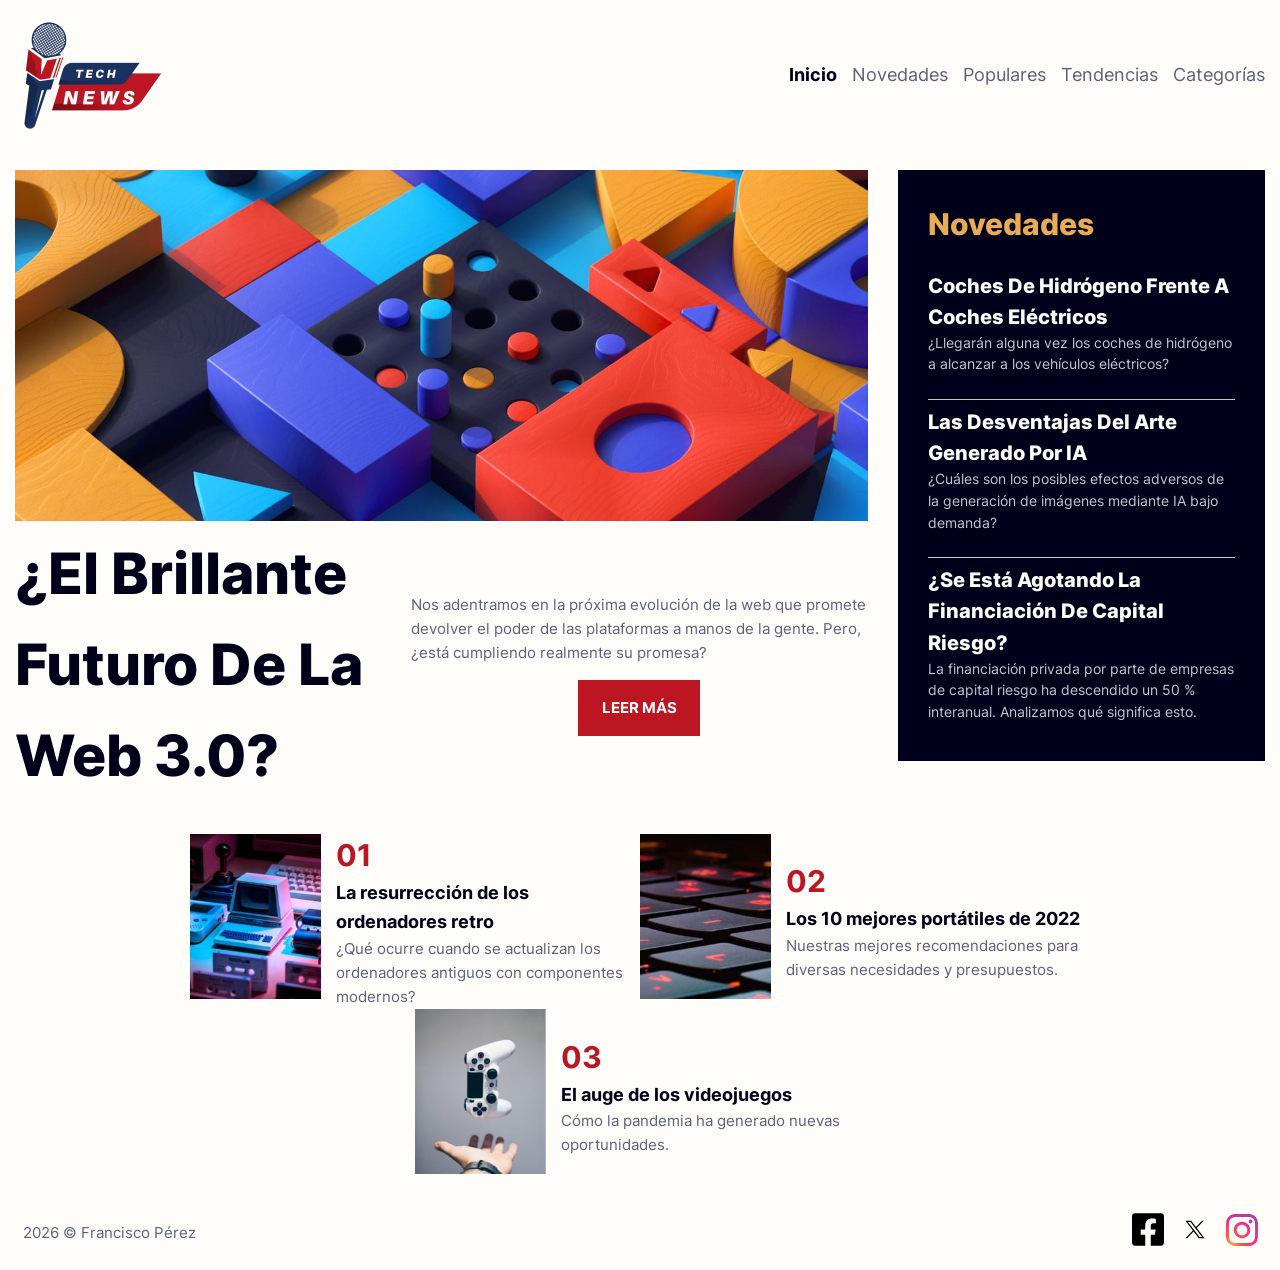
<file: UD4-Hojas de estilos/UD4-tech-news/index.html>
<!DOCTYPE html>
<html lang="es">

<head>
  <meta charset="UTF-8">
  <meta name="viewport" content="width=device-width, initial-scale=1.0"> <!-- muestra el sitio correctamente según el dispositivo del usuario -->
  <link rel="icon" type="image/png" sizes="32x32" href="./assets/images/favicon.png">
  <link rel="stylesheet" href="./src/css/style.css">

  <title>Página de inicio de noticias</title>
</head>

<body>
  <header>
    <a href="#" class="logo" aria-label="Enlace a la página principal de Tech News">
      <img src="./assets/images/logo.png" alt="Tech News">
    </a>

    <h1>Tech News</h1>

    <nav class="menu">
      <ul>
        <li id="activa"><a href="">Inicio</a></li>
        <li><a href="">Novedades</a></li>
        <li><a href="">Populares</a></li>
        <li><a href="">Tendencias</a></li>
        <li><a href="">Categorías</a></li>
      </ul>
    </nav>

  </header>
  <main>
    <div class="main-cabecera">
      <article id="portada">
        <figure>
          <img src="./assets/images/image-web-3-desktop.jpg" alt="">
        </figure>

        <div>
          <h2>¿El brillante futuro de la Web 3.0?</h2>

          <div>
            <p>
              Nos adentramos en la próxima evolución de la web que promete devolver el poder de las plataformas a manos de la gente. Pero, ¿está cumpliendo realmente su promesa?
            </p>

            <a href="" class="btn">
              Leer más <span class="sr-only">acerca del brillante futuro de la web 3.0</span>
            </a>
          </div>
        </div>
      </article>

      <article id="novedades">
        <h2>Novedades</h2>

        <article>
          <h3><a href="">Coches de hidrógeno frente a coches eléctricos</a></h3>

          <p>
            ¿Llegarán alguna vez los coches de hidrógeno a alcanzar a los vehículos eléctricos?
          </p>
        </article>

        <article>
          <h3><a href="">Las desventajas del arte generado por IA</a></h3>

          <p>
            ¿Cuáles son los posibles efectos adversos de la generación de imágenes mediante IA bajo demanda?
          </p>
        </article>

        <article>
          <h3><a href="">¿Se está agotando la financiación de capital riesgo?</a></h3>

          <p>
            La financiación privada por parte de empresas de capital riesgo ha descendido un 50 % interanual. Analizamos qué significa esto.
          </p>

        </article>

      </article>
    </div>
    <article>

      <ul class="cards">
        <li class="card">
          <figure><img src="./assets/images/image-retro-pcs.jpg" alt=""></figure>

          <div class="card-content">
            <p class="numero">01</p>
            <p class="titulo">La resurrección de los ordenadores retro</p>
            <p>¿Qué ocurre cuando se actualizan los ordenadores antiguos con componentes modernos?</p>
          </div>
        </li>

        <li class="card">
          <figure><img src="./assets/images/image-top-laptops.jpg" alt=""></figure>

          <div class="card-content">
            <p class="numero">02</p>
            <p class="titulo">Los 10 mejores portátiles de 2022</p>
            <p>Nuestras mejores recomendaciones para diversas necesidades y presupuestos.</p>
          </div>
        </li>

        <li class="card">
          <figure><img src="./assets/images/image-gaming-growth.jpg" alt=""></figure>

          <div class="card-content">
            <p class="numero">03</p>
            <p class="titulo">El auge de los videojuegos</p>
            <p>Cómo la pandemia ha generado nuevas oportunidades.</p>
          </div>
        </li>
      </ul>

    </article>
  </main>

  <footer>
    <p>
      2026 &copy; Francisco Pérez
    </p>

    <ul class="redes">
      <li><a href="" class="icono"><img src="./assets/images/facebook.svg" alt="Enlace a nuestra página de Facebook"></a></li>
      <li><a href="" class="icono"><img src="./assets/images/twitter-x.svg" alt="Enlace a nuestra página de X"></a></li>
      <li><a href="" class="icono"><img src="./assets/images/Instagram.svg" alt="Enlace a nuestra página de Instagra,"></a></li>
    </ul>
  </footer>
</body>

</html>
</file>
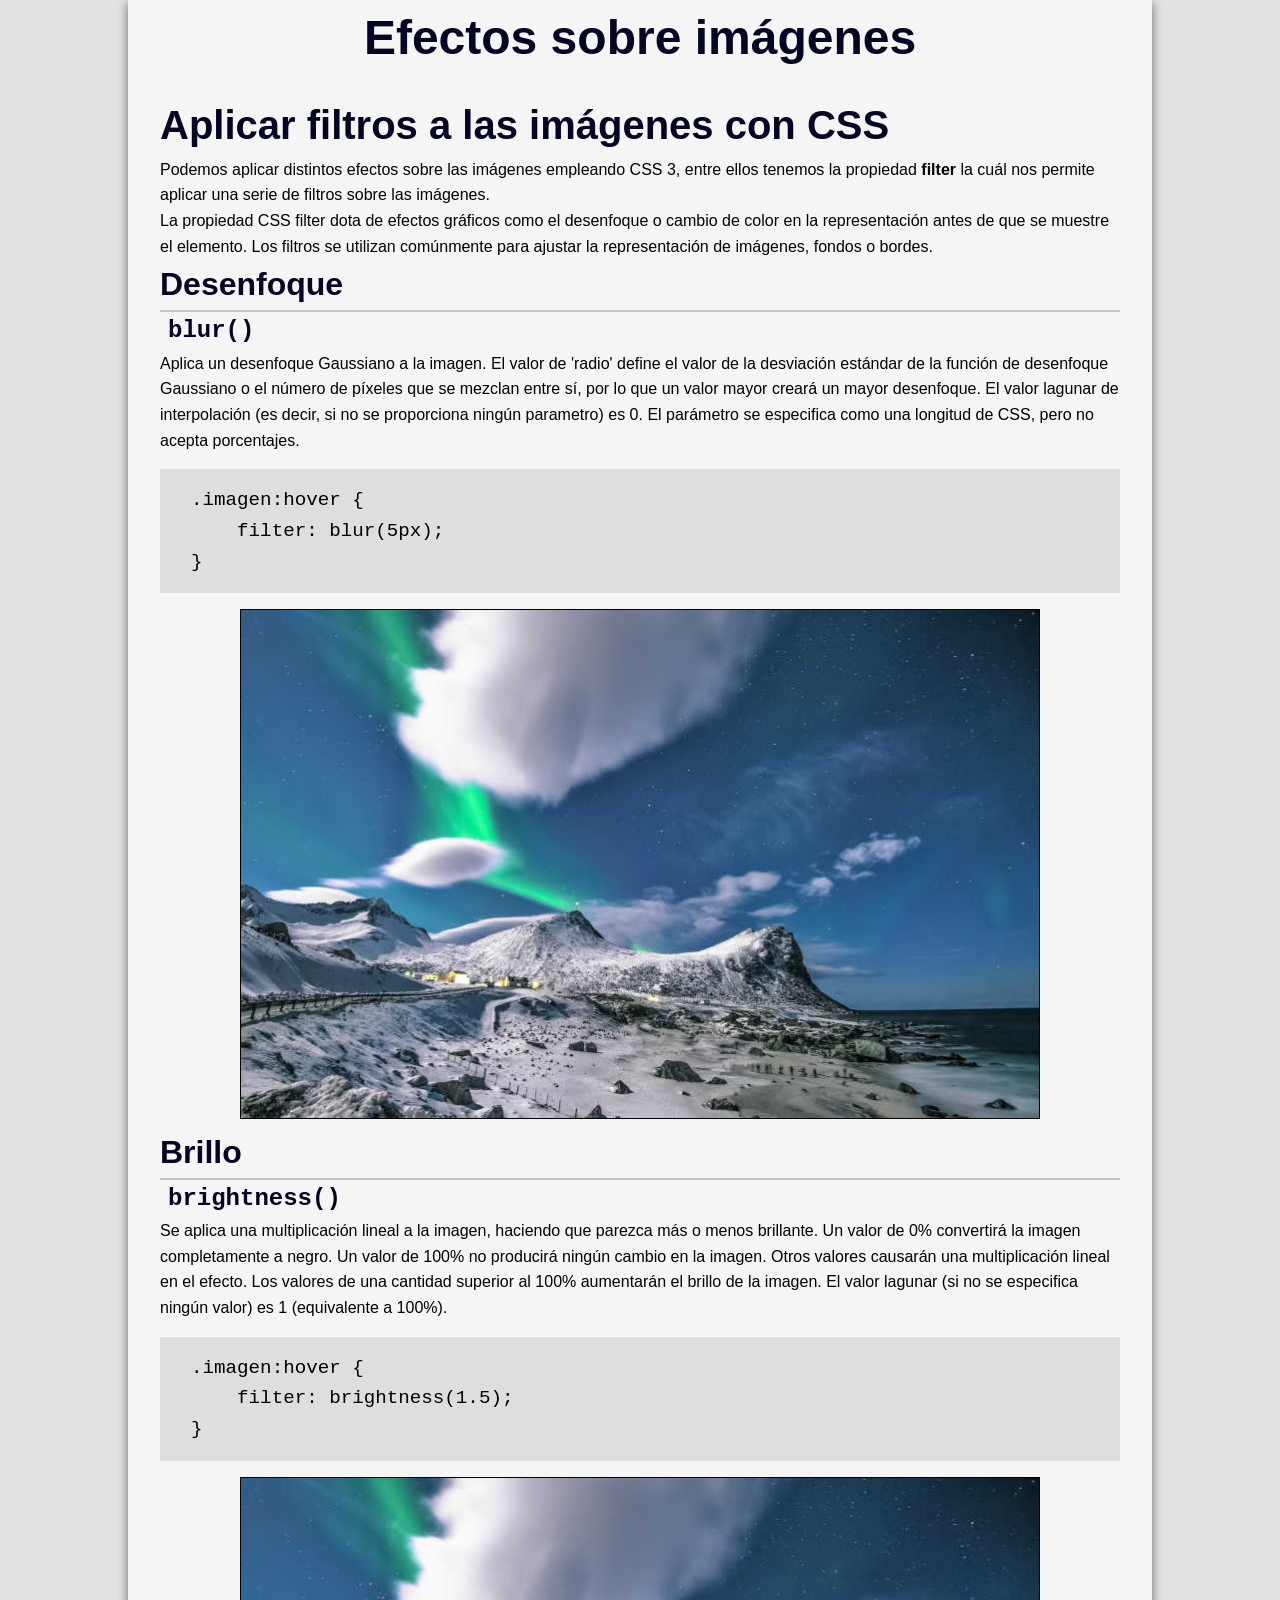
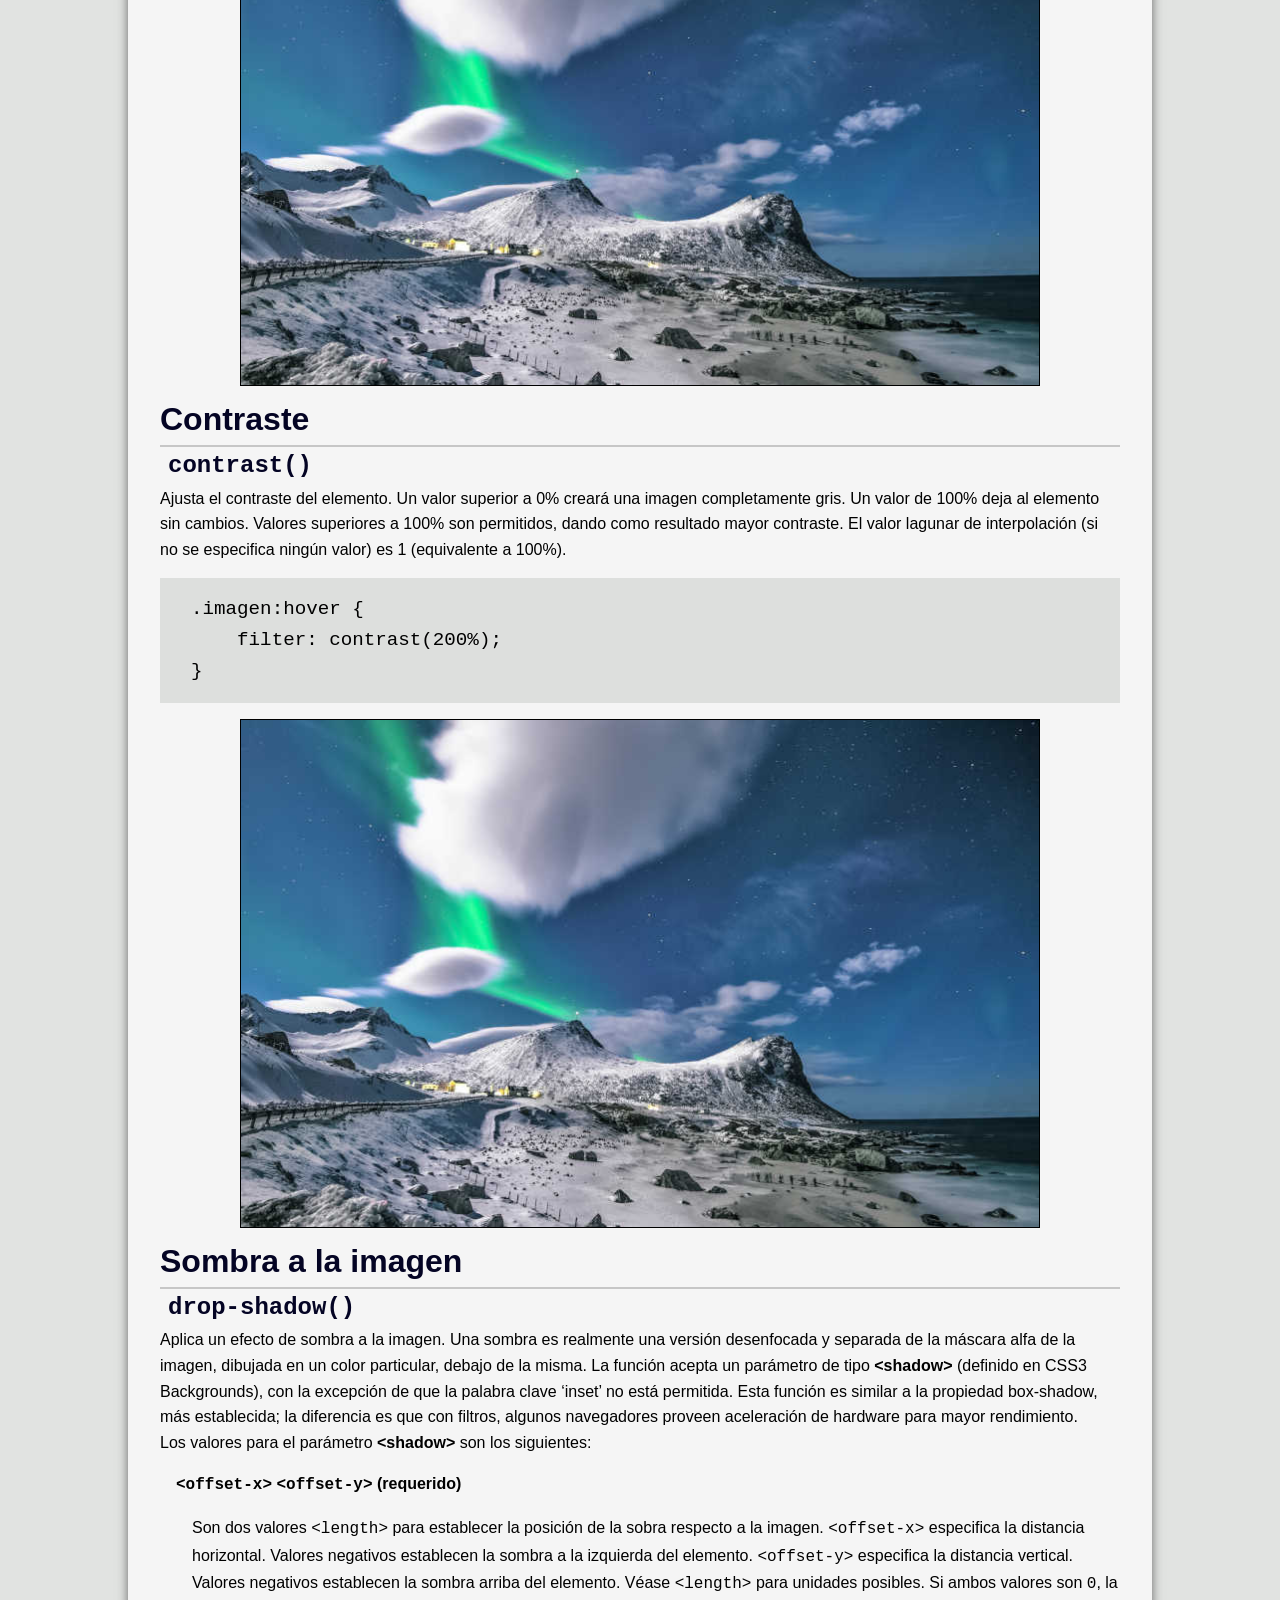
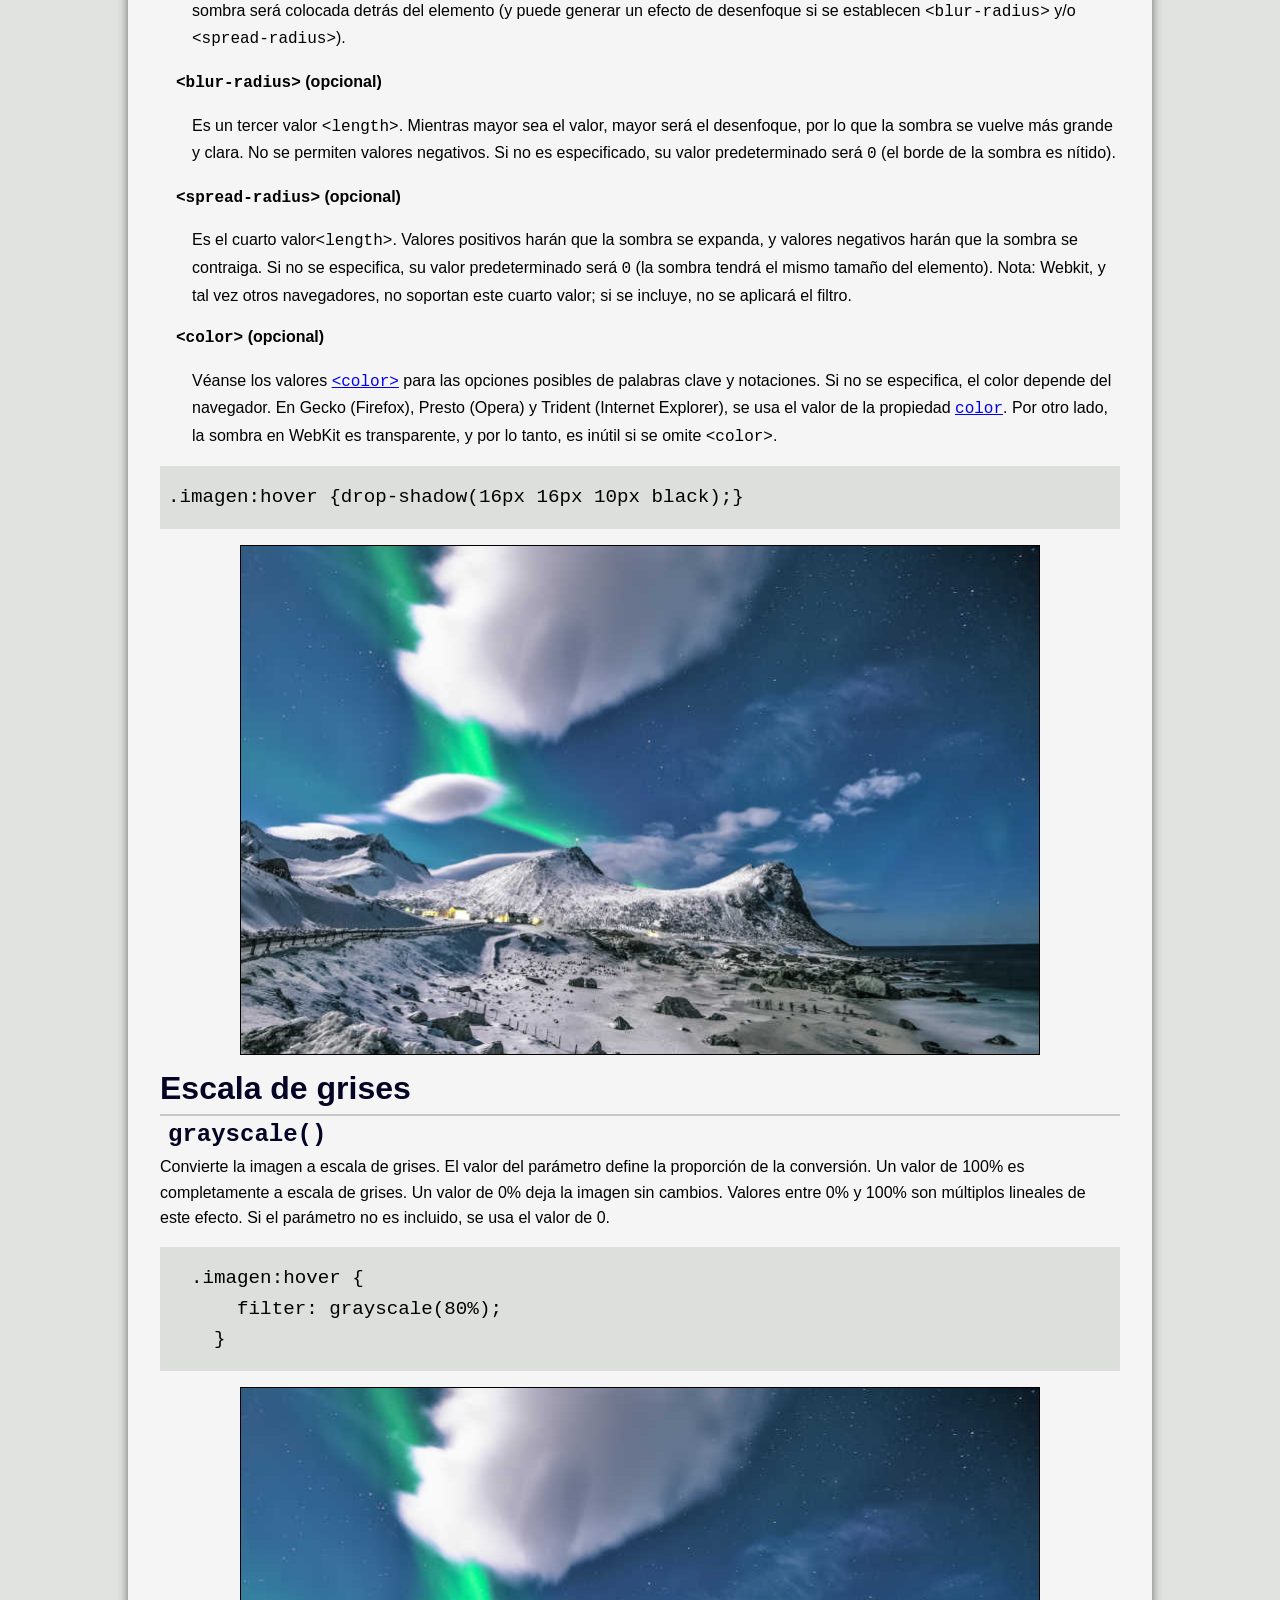
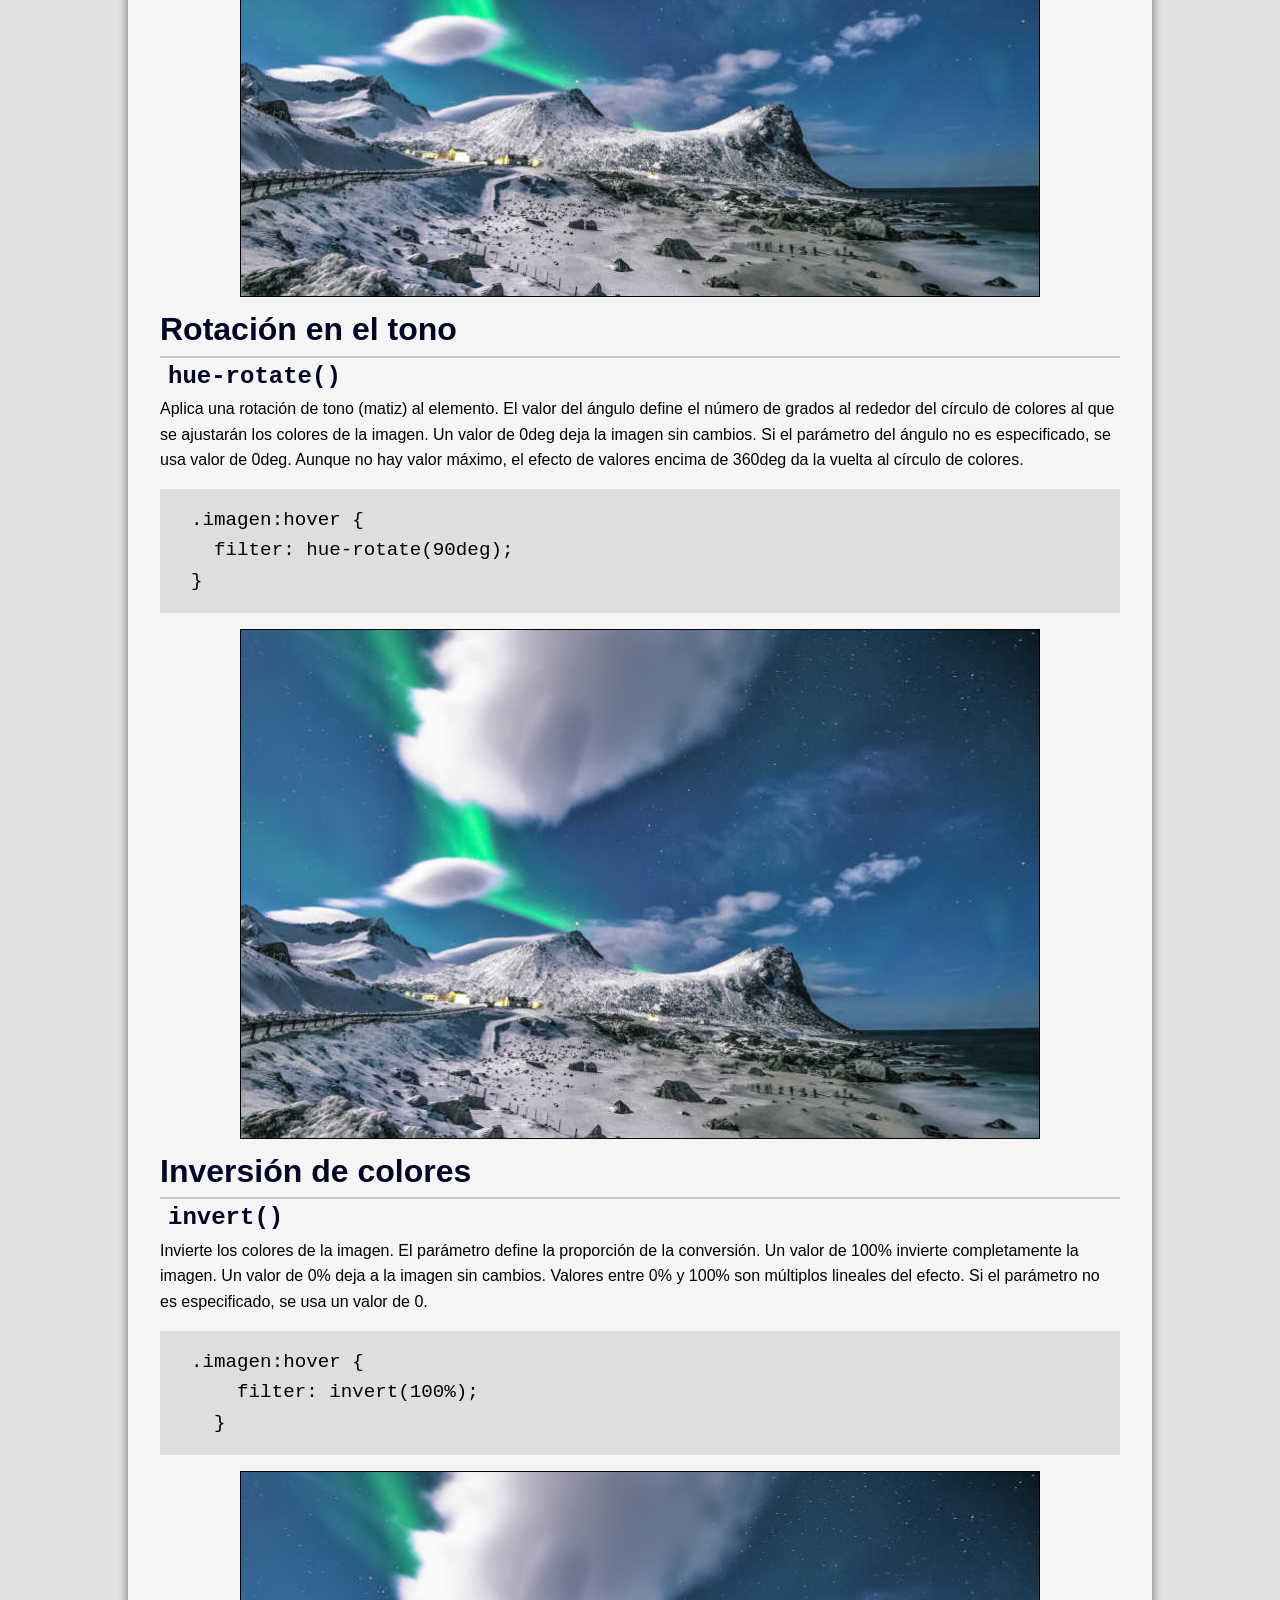
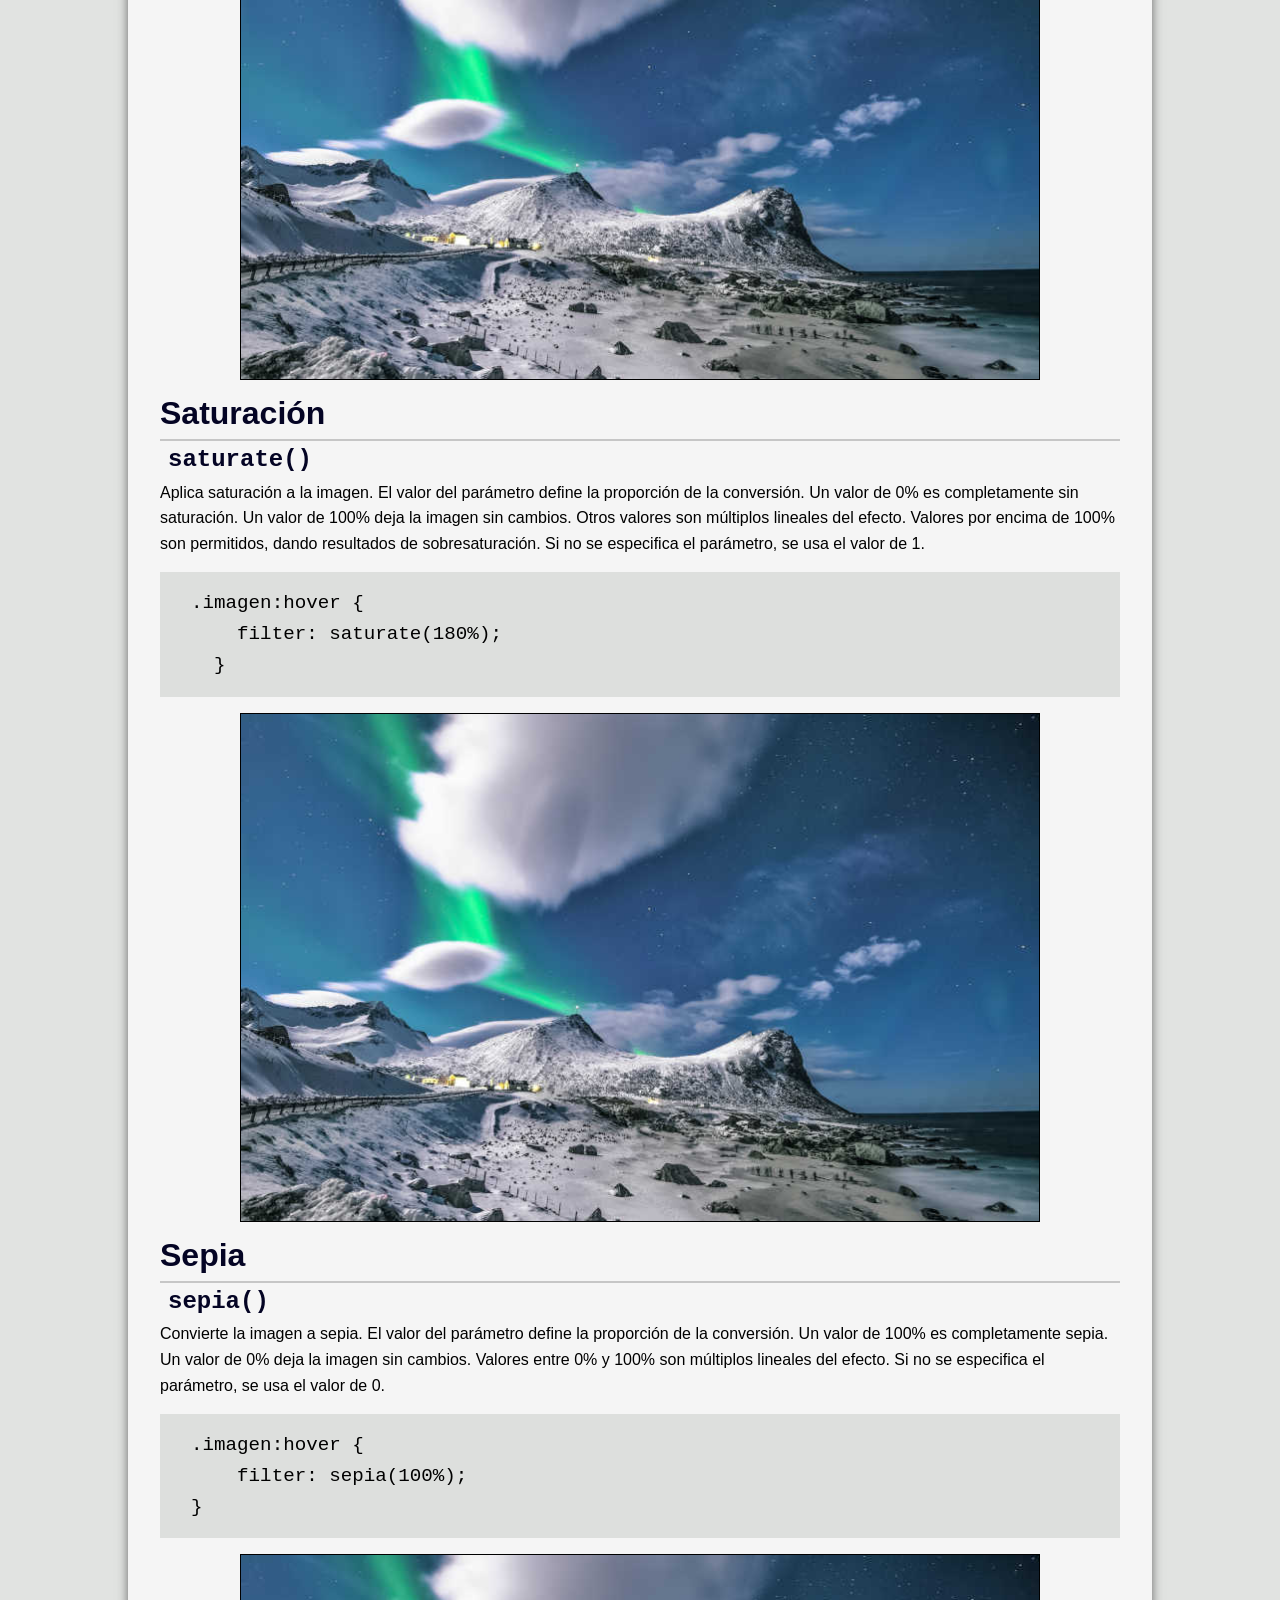
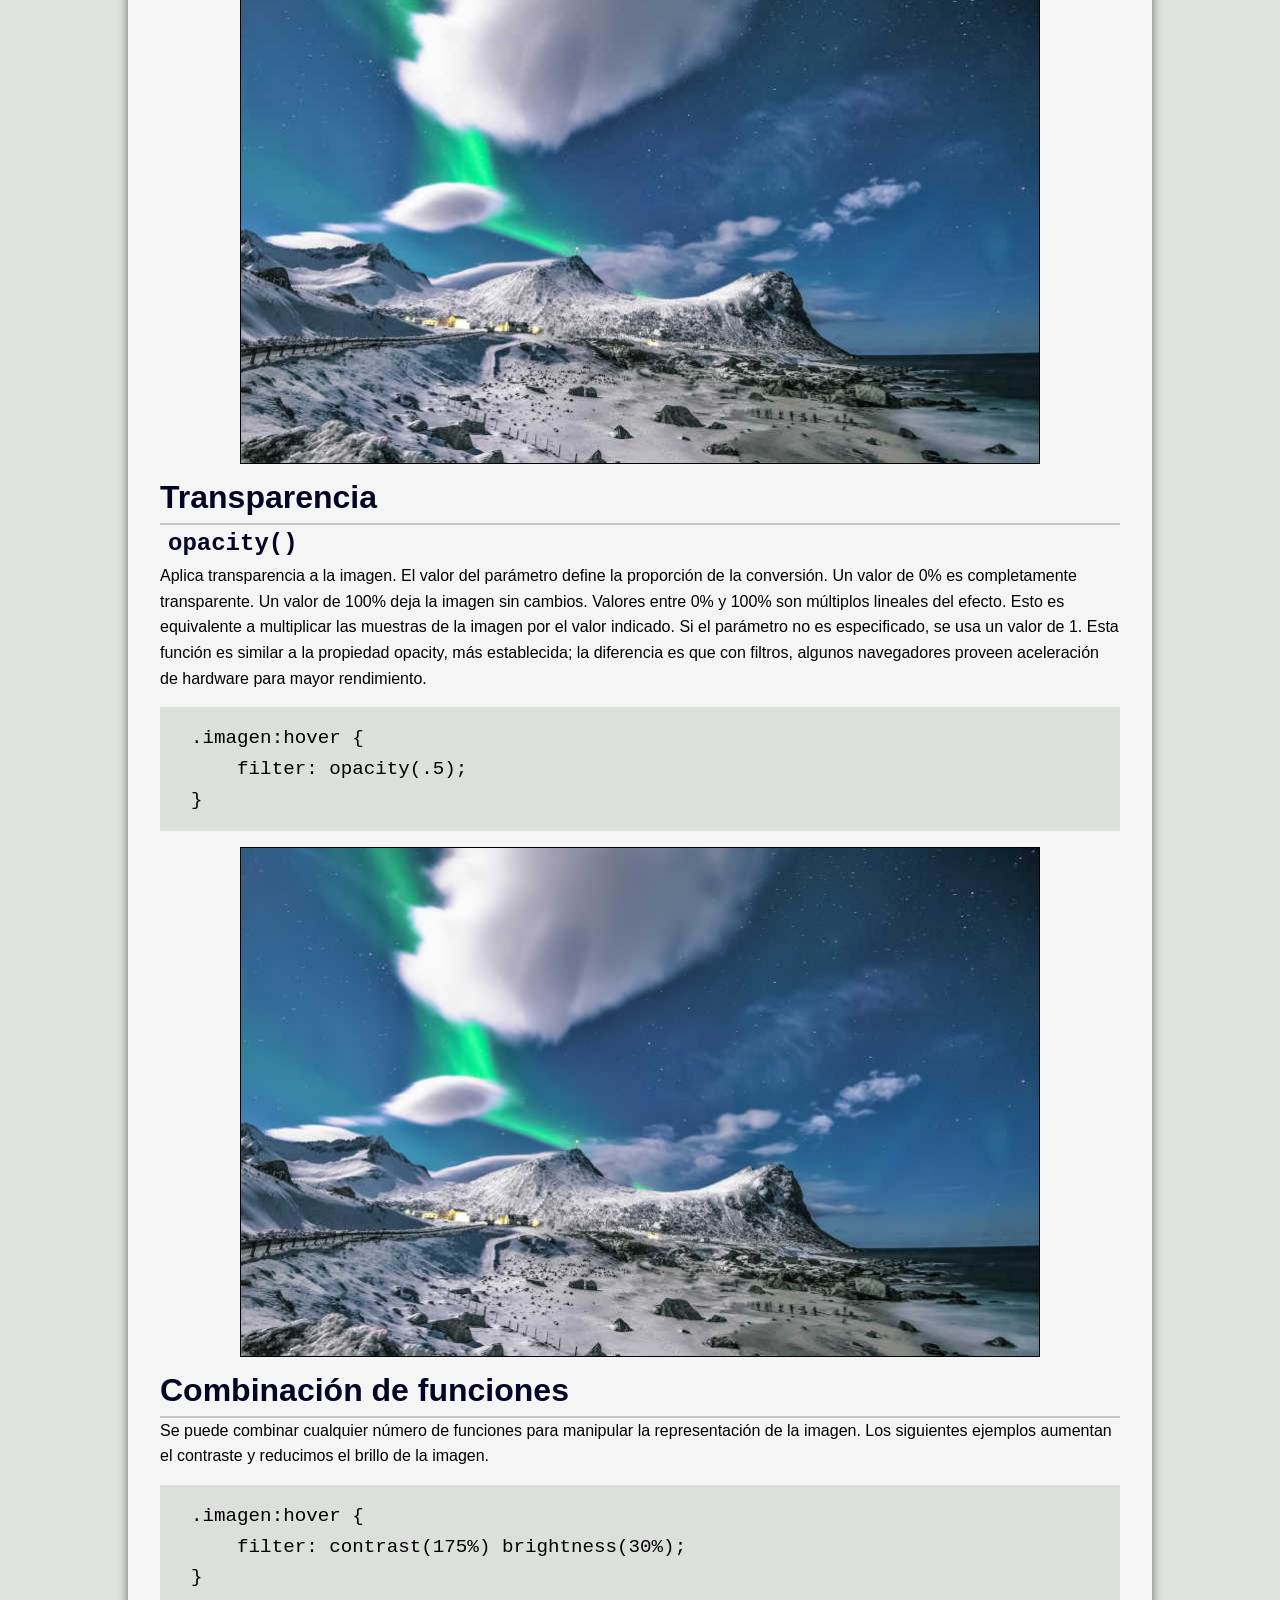
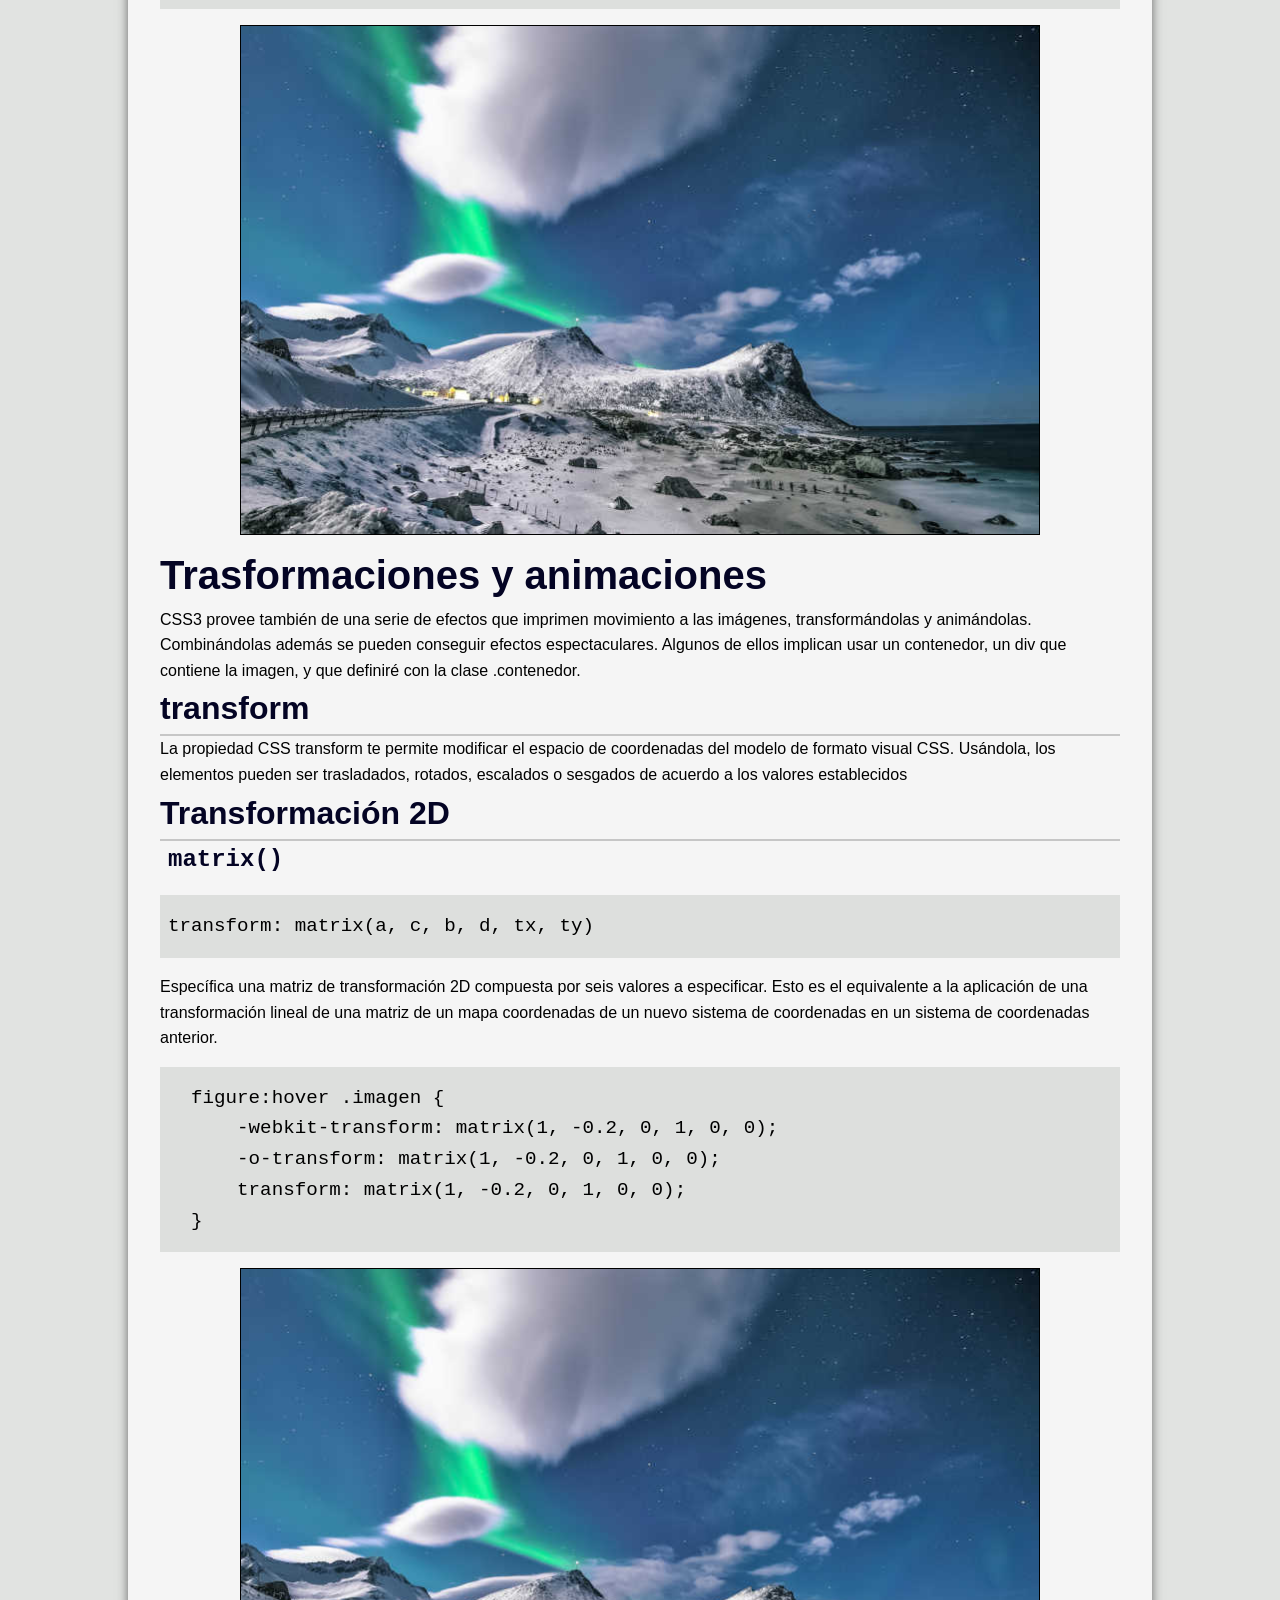
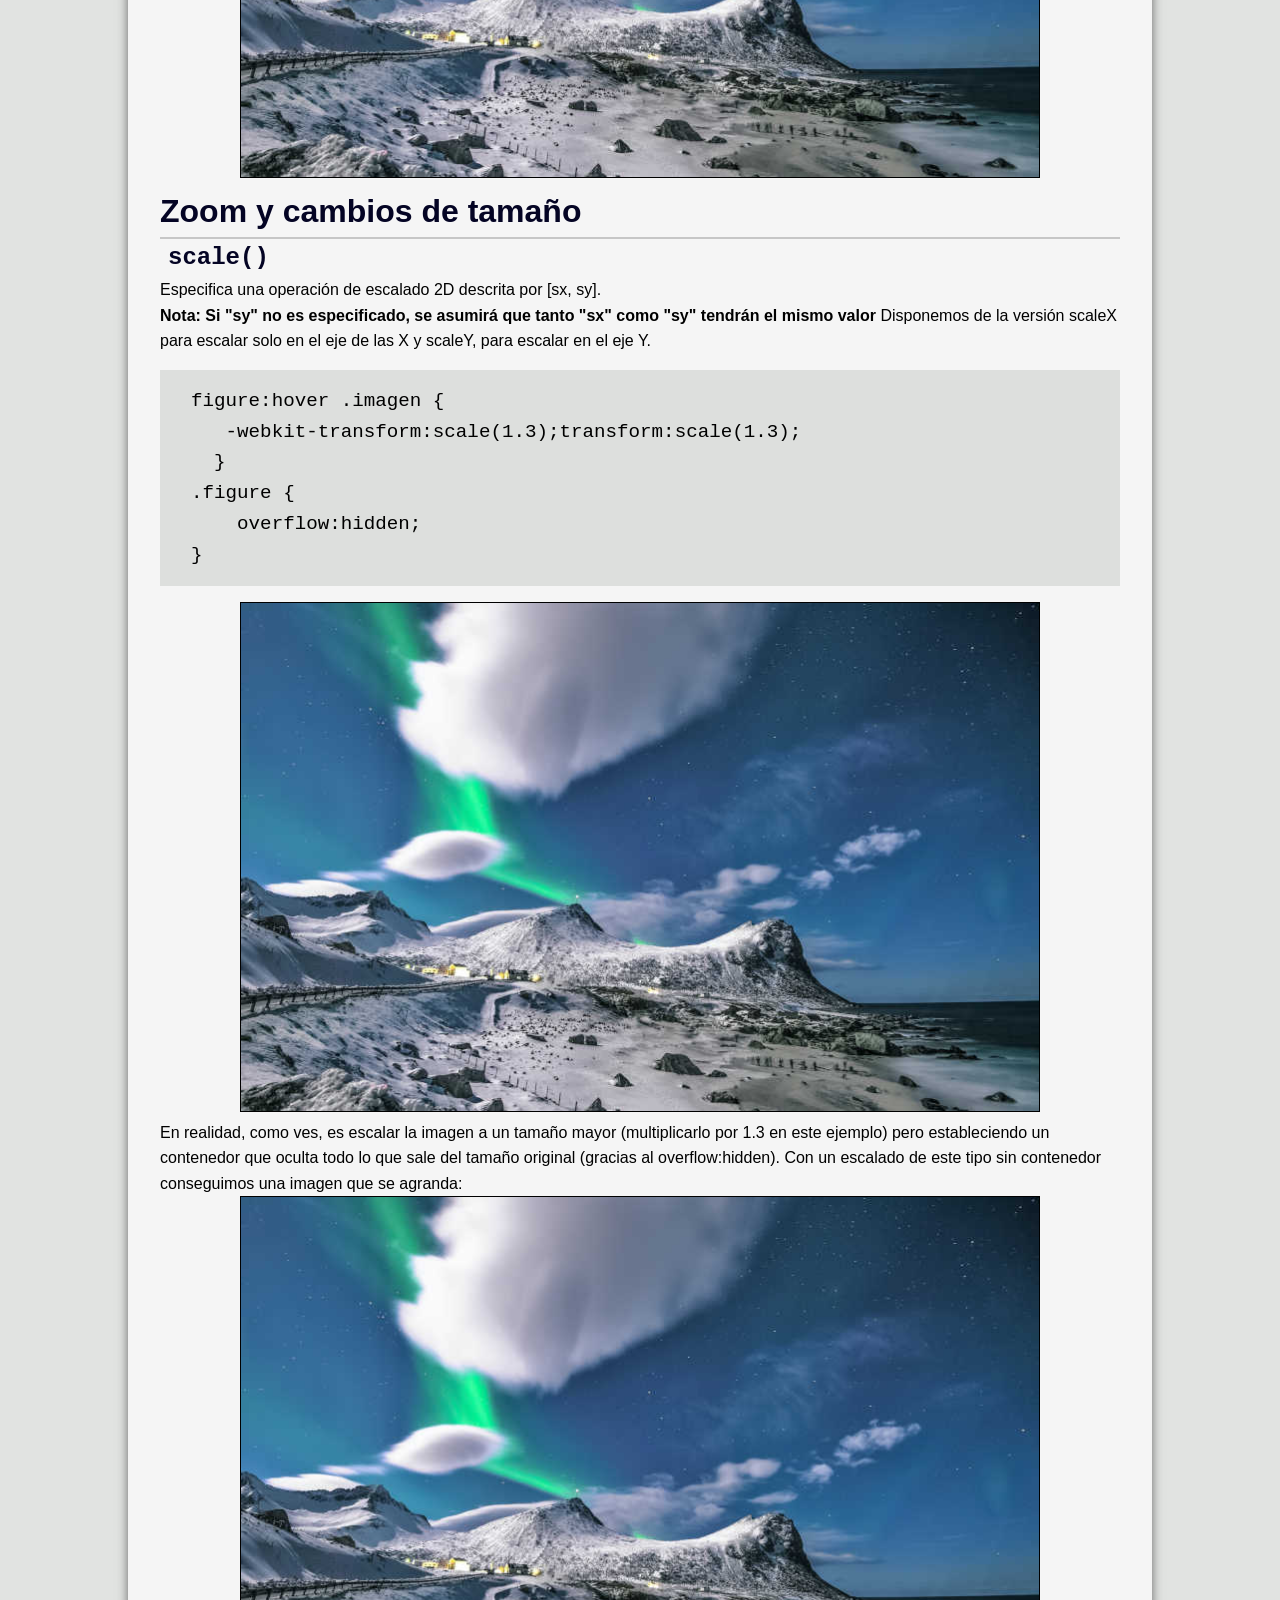
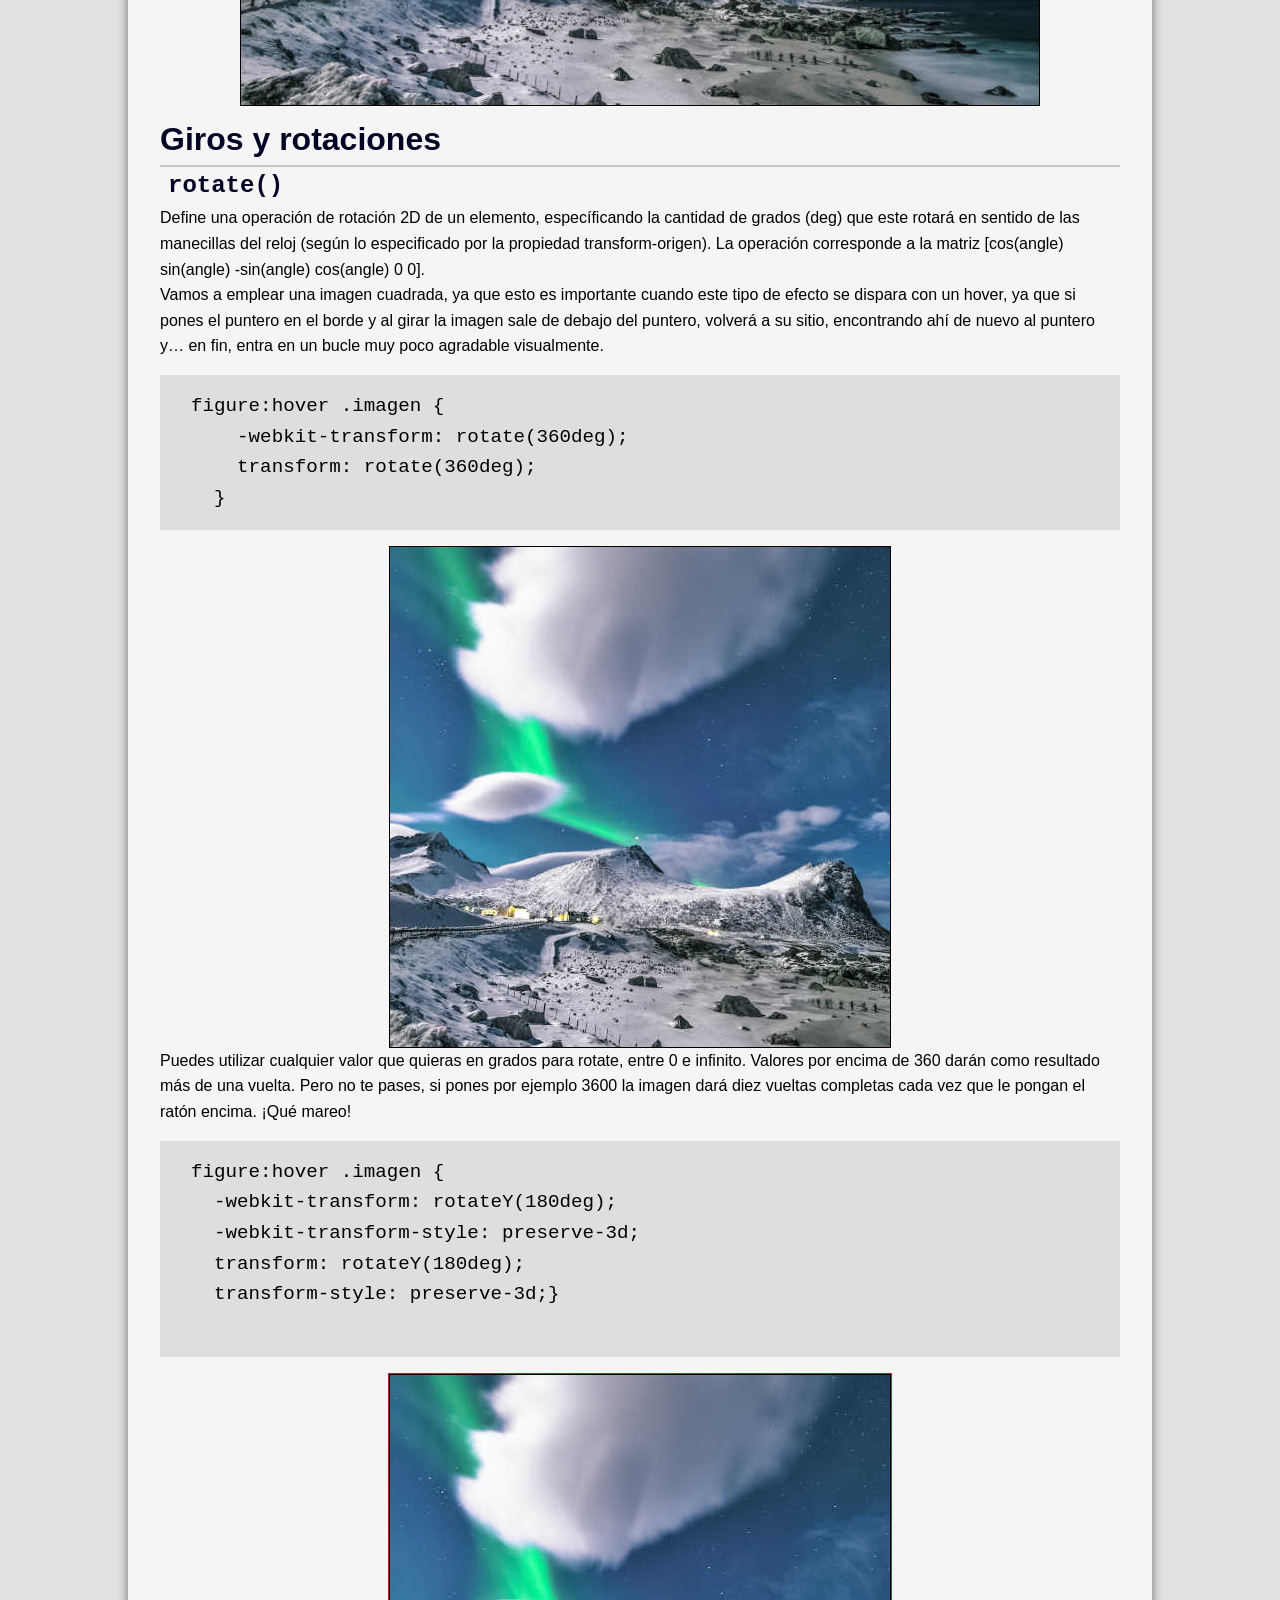
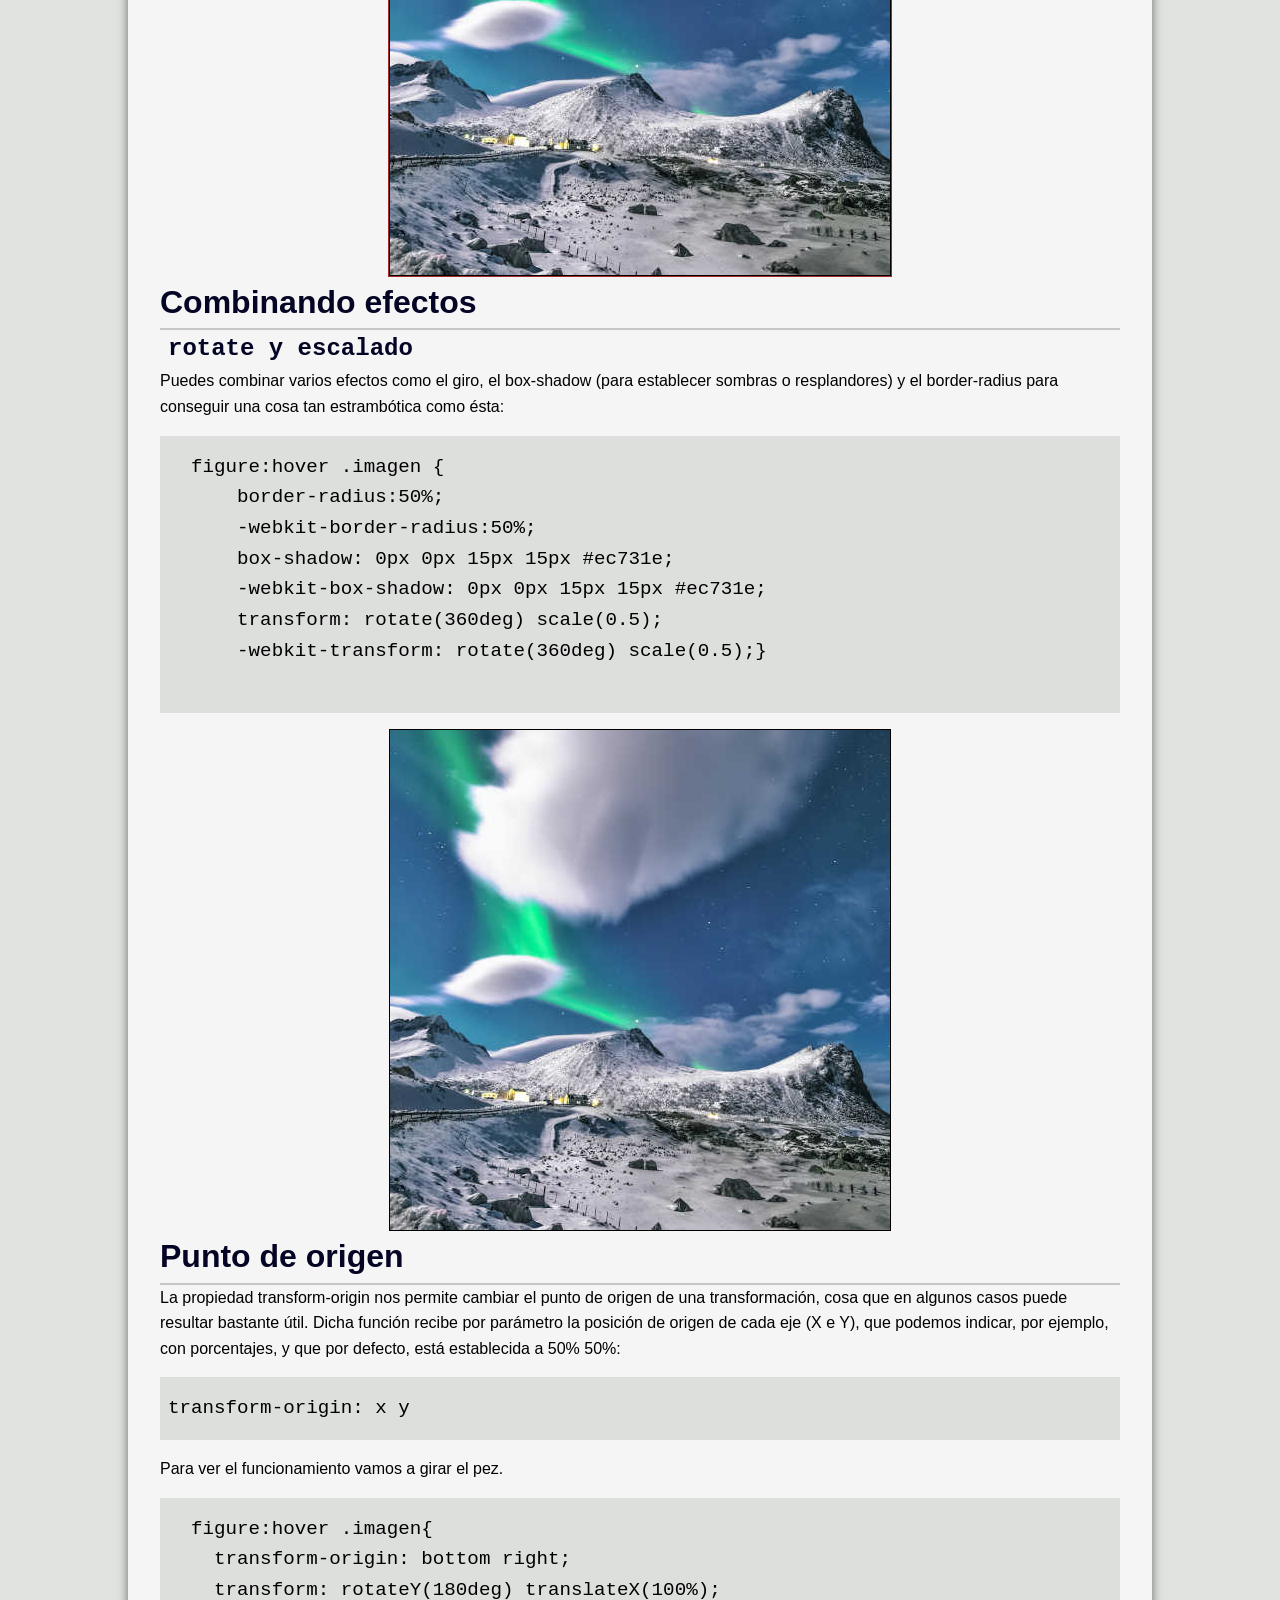
<file: UD5-Imagenes/Efectos de imágenes/index.html>
<!DOCTYPE html>
<html lang="es">

<head>
  <meta charset="UTF-8" />
  <meta http-equiv="X-UA-Compatible" content="IE=edge" />
  <meta name="viewport" content="width=device-width, initial-scale=1.0" />
  <title>Efectos sobre imágenes</title>
  <link rel="stylesheet" href="./css/styles.css" />
</head>

<body>
  <header>
    <h1>Efectos sobre imágenes</h1>
  </header>
  <main>
    <section id="filtros">
      <h2>Aplicar filtros a las imágenes con CSS</h2>
      <p>
        Podemos aplicar distintos efectos sobre las imágenes empleando CSS 3,
        entre ellos tenemos la propiedad
        <strong>filter</strong>
        la cuál nos permite aplicar una serie de filtros sobre las imágenes.
      </p>
      <p>
        La propiedad CSS filter dota de efectos gráficos como el desenfoque o
        cambio de color en la representación antes de que se muestre el
        elemento. Los filtros se utilizan comúnmente para ajustar la
        representación de imágenes, fondos o bordes.
      </p>
      <section>
        <h3>Desenfoque</h3>
        <h4>blur()</h4>
        <p>
          Aplica un desenfoque Gaussiano a la imagen. El valor de 'radio' define
          el valor de la desviación estándar de la función de desenfoque
          Gaussiano o el número de píxeles que se mezclan entre sí, por lo que
          un valor mayor creará un mayor desenfoque. El valor lagunar de
          interpolación (es decir, si no se proporciona ningún parametro) es 0.
          El parámetro se especifica como una longitud de CSS, pero no acepta
          porcentajes.
        </p>
        <code class="codigo"><pre>
  .imagen:hover {
      filter: blur(5px);
  }</pre> </code>
        <figure class="rectangulo">
          <img src="./img/paisaje.jpg" class="imagen" alt="" />
        </figure>
      </section>
      <section>
        <h3>Brillo</h3>
        <h4>brightness()</h4>
        <p>
          Se aplica una multiplicación lineal a la imagen, haciendo que parezca
          más o menos brillante. Un valor de 0% convertirá la imagen
          completamente a negro. Un valor de 100% no producirá ningún cambio en
          la imagen. Otros valores causarán una multiplicación lineal en el
          efecto. Los valores de una cantidad superior al 100% aumentarán el
          brillo de la imagen. El valor lagunar (si no se especifica ningún
          valor) es 1 (equivalente a 100%).
        </p>
        <code class="codigo"> <pre>
  .imagen:hover {
      filter: brightness(1.5);
  } </pre></code>
        <figure class="rectangulo">
          <img src="./img/paisaje.jpg" class="imagen" alt="" />
        </figure>
      </section>
      <section>
        <h3>Contraste</h3>
        <h4>contrast()</h4>
        <p>
          Ajusta el contraste del elemento. Un valor superior a 0% creará una
          imagen completamente gris. Un valor de 100% deja al elemento sin
          cambios. Valores superiores a 100% son permitidos, dando como
          resultado mayor contraste. El valor lagunar de interpolación (si no se
          especifica ningún valor) es 1 (equivalente a 100%).
        </p>
        <code class="codigo"><code><pre>
  .imagen:hover {
      filter: contrast(200%);
  } </pre></code></code>
        <figure class="rectangulo">
          <img src="./img/paisaje.jpg" class="imagen" alt="" />
        </figure>
      </section>
      <section>
        <h3>Sombra a la imagen </h3>
        <h4>drop-shadow()</h4>
        <p>
          Aplica un efecto de sombra a la imagen. Una sombra es realmente una versión desenfocada y separada de la
          máscara alfa de la imagen, dibujada en un color particular, debajo de la misma. La función acepta un
          parámetro de tipo <strong>&lt;shadow&gt;</strong> (definido en CSS3 Backgrounds), con la excepción de
          que la palabra clave
          ‘inset’ no está permitida. Esta función es similar a la propiedad box-shadow, más establecida; la
          diferencia es que con filtros, algunos navegadores proveen aceleración de hardware para mayor
          rendimiento.</p>
        <p>Los valores para el parámetro <strong>&lt;shadow&gt;</strong> son los siguientes: </p>
        <dt><code>&lt;offset-x&gt;</code> <code>&lt;offset-y&gt;</code> (requerido)</dt>
        <dd>
          <p>
            Son dos valores <code>&lt;length&gt;</code></a> para establecer la
            posición de la sobra respecto a la imagen. <code>&lt;offset-x&gt;</code> especifica la distancia
            horizontal. Valores negativos establecen la sombra a la izquierda del elemento.
            <code>&lt;offset-y&gt;</code> especifica la distancia vertical. Valores negativos establecen la
            sombra arriba del elemento. Véase <code>&lt;length&gt;</code></a>
            para unidades posibles.
            Si ambos valores son <code>0</code>, la sombra será colocada detrás del elemento (y puede generar un
            efecto de desenfoque si se establecen <code>&lt;blur-radius&gt;</code> y/o
            <code>&lt;spread-radius&gt;</code>).
          </p>
        </dd>
        <dt id="blur-radius"><code>&lt;blur-radius&gt;</code> (opcional)</dt>
        <dd>
          <p>Es un tercer valor <code>&lt;length&gt;</code></a>. Mientras mayor
            sea el valor, mayor será el desenfoque, por lo que la sombra se vuelve más grande y clara. No se
            permiten valores negativos. Si no es especificado, su valor predeterminado será <code>0</code> (el
            borde de la sombra es nítido).</p>
        </dd>
        <dt id="spread-radius"><code>&lt;spread-radius&gt;</code> (opcional)</dt>
        <dd>
          <p>
            Es el cuarto valor<code>&lt;length&gt;</code></a>. Valores
            positivos harán que la sombra se expanda, y valores negativos harán que la sombra se contraiga. Si
            no se especifica, su valor predeterminado será <code>0</code> (la sombra tendrá el mismo tamaño del
            elemento).
            Nota: Webkit, y tal vez otros navegadores, no soportan este cuarto valor; si se incluye, no se
            aplicará el filtro.
          </p>
        </dd>
        <dt id="color"><code>&lt;color&gt;</code> (opcional)</dt>
        <dd>
          <p>Véanse los valores <a href="/es/docs/Web/CSS/color_value"><code>&lt;color&gt;</code></a> para las
            opciones posibles de palabras clave y notaciones. Si no se especifica, el color depende del
            navegador. En Gecko (Firefox), Presto (Opera) y Trident (Internet Explorer), se usa el valor de la
            propiedad <a href="/es/docs/Web/CSS/color"><code>color</code></a>. Por otro lado, la sombra en
            WebKit es transparente, y por lo tanto, es inútil si se omite <code>&lt;color&gt;</code>.</p>
        </dd>
        <code class="codigo"> .imagen:hover {drop-shadow(16px 16px 10px black);} </code>
        <figure class="borde rectangulo">
          <img src="./img/paisaje.jpg" class="imagen" alt="" />
        </figure>
      </section>
      <section>
        <h3>Escala de grises</h3>
        <h4>grayscale()</h4>
        <p>
          Convierte la imagen a escala de grises. El valor del parámetro define la proporción de la
          conversión. Un
          valor de 100% es completamente a escala de grises. Un valor de 0% deja la imagen sin cambios.
          Valores
          entre 0% y 100% son múltiplos lineales de este efecto. Si el parámetro no es incluido, se usa el
          valor
          de 0.
        </p>
        <code class="codigo"><pre>
  .imagen:hover {
      filter: grayscale(80%);
    }</pre> </code>
        <figure class="rectangulo">
          <img src="./img/paisaje.jpg" class="imagen" alt="" />
        </figure>
      </section>
      <section>
        <h3>Rotación en el tono</h3>
        <h4>hue-rotate()</h4>
        <p>
          Aplica una rotación de tono (matiz) al elemento. El valor del ángulo define el número de grados al
          rededor del círculo de colores al que se ajustarán los colores de la imagen. Un valor de 0deg deja la
          imagen sin cambios. Si el parámetro del ángulo no es especificado, se usa valor de 0deg. Aunque no hay
          valor máximo, el efecto de valores encima de 360deg da la vuelta al círculo de colores.
        </p>
        <code class="codigo"><pre>
  .imagen:hover {
    filter: hue-rotate(90deg);
  }</pre> </code>
        <figure class="rectangulo">
          <img src="./img/paisaje.jpg" class="imagen" alt="" />
        </figure>
      </section>
      <section>
        <h3>Inversión de colores</h3>
        <h4>invert()</h4>
        <p>
          Invierte los colores de la imagen. El parámetro define la proporción de la conversión. Un valor de 100%
          invierte completamente la imagen. Un valor de 0% deja a la imagen sin cambios. Valores entre 0% y 100%
          son múltiplos lineales del efecto. Si el parámetro no es especificado, se usa un valor de 0.
        </p>
        <code class="codigo"><pre>
  .imagen:hover {
      filter: invert(100%);
    }</pre> </code>
        <figure class="rectangulo">
          <img src="./img/paisaje.jpg" class="imagen" alt="" />
        </figure>
      </section>
      <section>
        <h3>Saturación</h3>
        <h4>saturate()</h4>
        <p>
          Aplica saturación a la imagen. El valor del parámetro define la proporción de la conversión. Un valor de
          0% es completamente sin saturación. Un valor de 100% deja la imagen sin cambios. Otros valores son
          múltiplos lineales del efecto. Valores por encima de 100% son permitidos, dando resultados de
          sobresaturación. Si no se especifica el parámetro, se usa el valor de 1.
        </p>
        <code class="codigo"><pre>
  .imagen:hover {
      filter: saturate(180%);
    } </pre></code>
        <figure class="rectangulo">
          <img src="./img/paisaje.jpg" class="imagen" alt="" />
        </figure>
      </section>
      <section>
        <h3>Sepia</h3>
        <h4>sepia()</h4>
        <p>
          Convierte la imagen a sepia. El valor del parámetro define la proporción de la conversión. Un valor de
          100% es completamente sepia. Un valor de 0% deja la imagen sin cambios. Valores entre 0% y 100% son
          múltiplos lineales del efecto. Si no se especifica el parámetro, se usa el valor de 0.
        </p>
        <code class="codigo"><pre>
  .imagen:hover {
      filter: sepia(100%);
  } </pre> </code>
        <figure class="rectangulo">
          <img src="./img/paisaje.jpg" class="imagen" alt="" />
        </figure>
      </section>
      <section>
        <h3>Transparencia</h3>
        <h4>opacity()</h4>
        <p>
          Aplica transparencia a la imagen. El valor del parámetro define la proporción de la conversión. Un valor
          de 0% es completamente transparente. Un valor de 100% deja la imagen sin cambios. Valores entre 0% y
          100% son múltiplos lineales del efecto. Esto es equivalente a multiplicar las muestras de la imagen por
          el valor indicado. Si el parámetro no es especificado, se usa un valor de 1. Esta función es similar a
          la propiedad opacity, más establecida; la diferencia es que con filtros, algunos navegadores proveen
          aceleración de hardware para mayor rendimiento.
        </p>
        <code class="codigo"><pre>
  .imagen:hover {
      filter: opacity(.5);
  }</pre> </code>
        <figure class="rectangulo">
          <img src="./img/paisaje.jpg" class="imagen" alt="" />
        </figure>
      </section>
      <section>
        <h3>Combinación de funciones</h3>
        <p>Se puede combinar cualquier número de funciones para manipular la representación de la imagen. Los
          siguientes ejemplos aumentan el contraste y reducimos el brillo de la imagen.</p>
        <code class="codigo"><pre>
  .imagen:hover { 
      filter: contrast(175%) brightness(30%);
  } </pre></code>
        <figure class="rectangulo">
          <img src="./img/paisaje.jpg" class="imagen" alt="" />
        </figure>
      </section>
    </section>
    <section id="trasformaciones">
      <h2>Trasformaciones y animaciones</h2>
      <p>
        CSS3 provee también de una serie de efectos que imprimen movimiento a las imágenes, transformándolas y
        animándolas. Combinándolas además se pueden conseguir efectos espectaculares. Algunos de ellos implican
        usar un contenedor, un div que contiene la imagen, y que definiré con la clase .contenedor.
      </p>
      <h3>transform</h3>
      <p>
        La propiedad CSS transform te permite modificar el espacio de coordenadas del modelo de formato visual
        CSS. Usándola, los elementos pueden ser trasladados, rotados, escalados o sesgados de acuerdo a los
        valores establecidos
      </p>
      <section>
        <h3>Transformación 2D</h3>
        <h4>matrix()</h4>
        <code class="codigo">transform:  matrix(a, c, b, d, tx, ty)</code>
        <p>
          Específica una matriz de transformación 2D compuesta por seis valores a especificar. Esto es el
          equivalente a la aplicación de una transformación lineal de una matriz de un
          mapa coordenadas de un nuevo sistema de coordenadas en un sistema de coordenadas anterior.
        </p>
        <code class="codigo"><pre>
  figure:hover .imagen {
      -webkit-transform: matrix(1, -0.2, 0, 1, 0, 0); 
      -o-transform: matrix(1, -0.2, 0, 1, 0, 0); 
      transform: matrix(1, -0.2, 0, 1, 0, 0); 
  }
</pre>
          </code>
        <figure class="rectangulo sale" id="matrix">
          <img src="./img/paisaje.jpg" class="imagen" alt="" />
        </figure>
      </section>
      <section>
        <h3>Zoom y cambios de tamaño</h3>
        <h4>scale()</h4>
        <p>
          Especifica una operación de escalado 2D descrita por [sx, sy].
        </p>
        <p>
          <strong>Nota: Si "sy" no es especificado, se asumirá que tanto "sx" como "sy" tendrán el mismo
            valor</strong>
          Disponemos de la versión scaleX para escalar solo en el eje de las X y scaleY, para escalar en el
          eje Y.
        </p>
        <code class="codigo"><pre>
  figure:hover .imagen {
     -webkit-transform:scale(1.3);transform:scale(1.3);
    } 
  .figure { 
      overflow:hidden;
  }
</pre>
          </code> </code>
        <figure class="rectangulo">
          <img src="./img/paisaje.jpg" class="imagen" alt="" />
        </figure>
        <p>
          En realidad, como ves, es escalar la imagen a un tamaño mayor (multiplicarlo por 1.3 en este
          ejemplo)
          pero estableciendo un contenedor que oculta todo lo que sale del tamaño original (gracias al
          overflow:hidden). Con un escalado de este tipo sin contenedor conseguimos una imagen que se agranda:
        </p>
        <figure class="rectangulo sale">
          <img src="./img/paisaje.jpg" class="imagen" alt="" />
        </figure>
      </section>
      <section>
        <h3>Giros y rotaciones</h3>
        <section>
          <h4>rotate()</h4>
          <p>
            Define una operación de rotación 2D de un elemento, específicando la cantidad de grados (deg) que
            este
            rotará en sentido de las manecillas del reloj (según lo especificado por la propiedad
            transform-origen).
            La operación corresponde a la matriz [cos(angle) sin(angle) -sin(angle) cos(angle) 0 0].
          </p>
          <p>
            Vamos a emplear una imagen cuadrada, ya que esto es importante cuando este tipo de efecto se dispara
            con
            un hover, ya que si pones el puntero en el borde y al girar la imagen sale de debajo del puntero,
            volverá a su sitio, encontrando ahí de nuevo al puntero y… en fin, entra en un bucle muy poco
            agradable
            visualmente.
          </p>
          <code class="codigo"><pre>
  figure:hover .imagen {
      -webkit-transform: rotate(360deg);
      transform: rotate(360deg);
    }
</pre> </code>
          <figure class="cuadrada">
            <img src="./img/paisaje2.jpg" class="imagen" alt="" />
          </figure>
          <p>Puedes utilizar cualquier valor que quieras en grados para rotate, entre 0 e infinito. Valores por
            encima
            de 360 darán como resultado más de una vuelta. Pero no te pases, si pones por ejemplo 3600 la imagen
            dará diez vueltas completas cada vez que le pongan el ratón encima. ¡Qué mareo!</p>
          <code class="codigo">
          <pre>
  figure:hover .imagen {
    -webkit-transform: rotateY(180deg); 
    -webkit-transform-style: preserve-3d; 
    transform: rotateY(180deg); 
    transform-style: preserve-3d;}
  </pre>
          </code>
          <figure class="cuadrada">
            <img src="./img/paisaje2.jpg" class="imagen" alt="" />
          </figure>
        </section>
      </section>
      <section id="combinar">
        <h3>Combinando efectos</h3>
        <section>
          <h4>rotate y escalado</h4>
          <p>
            Puedes combinar varios efectos como el giro, el box-shadow (para establecer sombras o resplandores)
            y el
            border-radius para conseguir una cosa tan estrambótica como ésta:
          </p>
          <code class="codigo">
            <pre>
  figure:hover .imagen { 
      border-radius:50%; 
      -webkit-border-radius:50%; 
      box-shadow: 0px 0px 15px 15px #ec731e; 
      -webkit-box-shadow: 0px 0px 15px 15px #ec731e; 
      transform: rotate(360deg) scale(0.5); 
      -webkit-transform: rotate(360deg) scale(0.5);}
  </pre></code>
          <figure class="cuadrada">
            <img src="./img/paisaje2.jpg" class="imagen" alt="" />
          </figure>
        </section>
      </section>
      <section id="origen">
        <h3>Punto de origen</h3>
        <p>La propiedad transform-origin nos permite cambiar el punto de origen de una transformación, cosa que
          en algunos casos puede resultar bastante útil. Dicha función recibe por parámetro la posición de
          origen de cada eje (X e Y), que podemos indicar, por ejemplo, con porcentajes, y que por defecto,
          está establecida a 50% 50%:
        </p>
        <code class="codigo">transform-origin: x y</code>
        <p>Para ver el funcionamiento vamos a girar el pez.
        </p>
        <code class="codigo"><pre>
  figure:hover .imagen{ 
    transform-origin: bottom right;
    transform: rotateY(180deg) translateX(100%);
  }
          </pre> </code>
        <ul class="cards">
          <li>
            <h3>Origin center</h3>
            <figure class="rectangulo sale">
              <img src="./img/19734726_zdxn_8utu_200403.svg" class="svg" alt="" />
            </figure>
          </li>
          <li>
            <h3>Origin Bootom right</h3>
            <figure class="rectangulo sale">
              <img src="./img/19734726_zdxn_8utu_200403.svg" class="svg" alt="" />
            </figure>
          </li>
          <li>
            <h3>Origin Top Left</h3>
            <figure class="rectangulo sale">
              <img src="./img/19734726_zdxn_8utu_200403.svg" class="svg" alt="" />
            </figure>
          </li>
        </ul>
      </section>
    </section>
  </main>
  <footer>
    <p>&copy; Realizado por Marina Vega Vázquez</p>
  </footer>
</body>

</html>
</file>
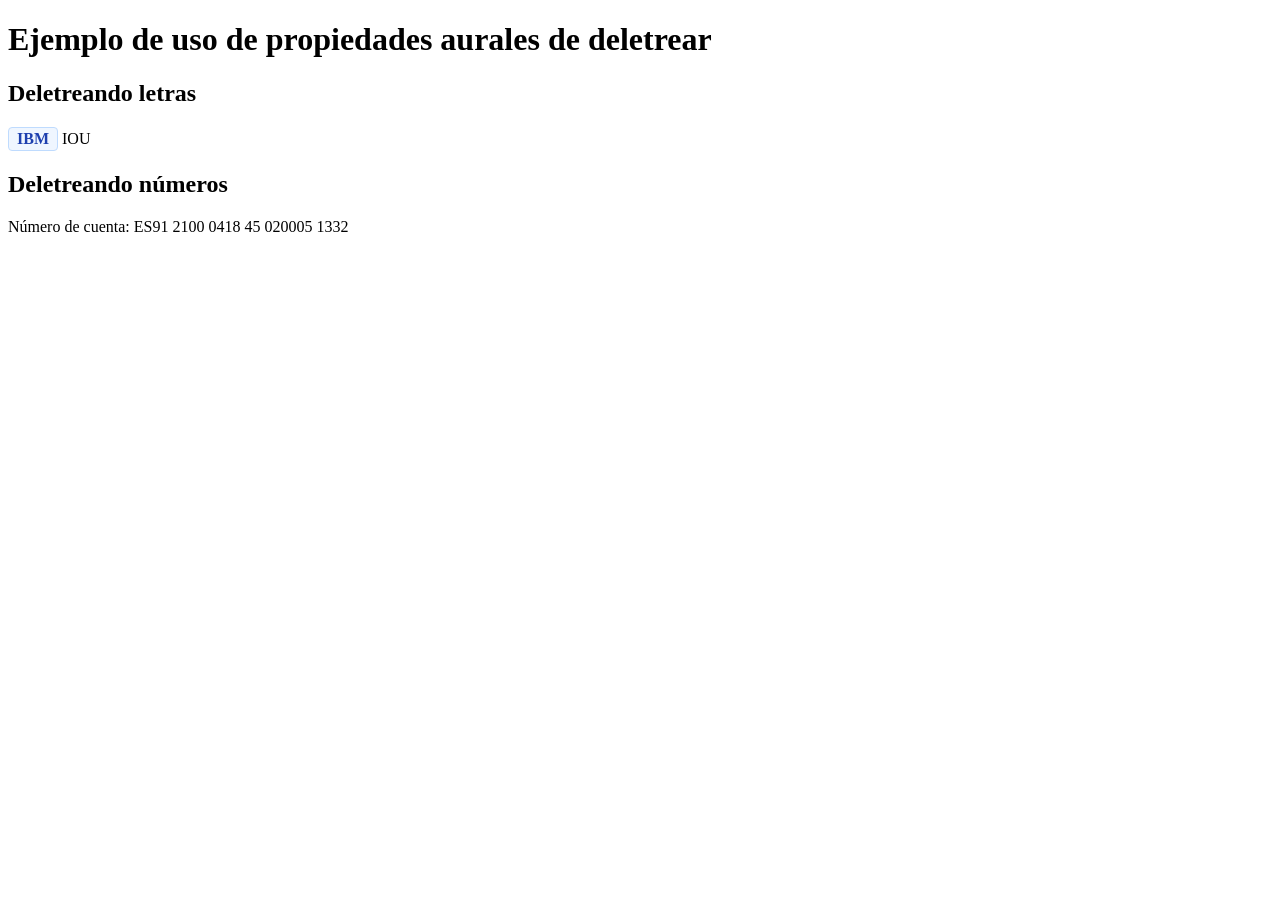
<file: UD2-accesibilidad/Propiedades aurales/1-deletrear.html>
<!DOCTYPE html>
<html lang="es">

<head>
  <meta charset="UTF-8">
  <meta http-equiv="X-UA-Compatible" content="IE=edge">
  <meta name="viewport" content="width=device-width, initial-scale=1.0">
  <title>Deleetrear</title>
  <style>
    /* css */
    /* estas propiedades no son interpretadas por ninǵun navegador salvo Safari,
    Ver https://caniuse.com/?search=speak-as para comprobar los cambios */
    
    .spell {
      speak-as: spell-out;
    }

    .digits {
      speak-as: digits;
    }

    .sr-only {
      position: absolute;
      width: 1px;
      height: 1px;
      padding: 0;
      margin: -1px;
      overflow: hidden;
      clip: rect(0, 0, 0, 0);
      white-space: nowrap;
      border: 0;
    }

    .badge-sigla {
      background-color: #eff6ff;
      color: #1e40af;
      padding: 2px 8px;
      border-radius: 4px;
      font-weight: bold;
      border: 1px solid #bfdbfe;
      display: inline-block;
    }
  </style>
</head>

<body>
  <h1>Ejemplo de uso de propiedades aurales de deletrear</h1>
  <h2>Deletreando letras</h2>
  <p>
    <span class="badge-sigla">
      <span aria-hidden="true">IBM</span>
      <span class="sr-only">I B M</span>
    </span>

    <span class="spell">IOU</span>
  </p>
  <h2>Deletreando números</h2>
  <p>Número de cuenta:
    <span aria-hidden="true">ES91 2100 0418 45 020005 1332</span>
    <span class="sr-only">E S 9 1  2 1 0 0  0 4 1 8  4 5  0 2 0 0 0 5  1 3 3 2</span>
  </p>

</body>

</html>
</file>
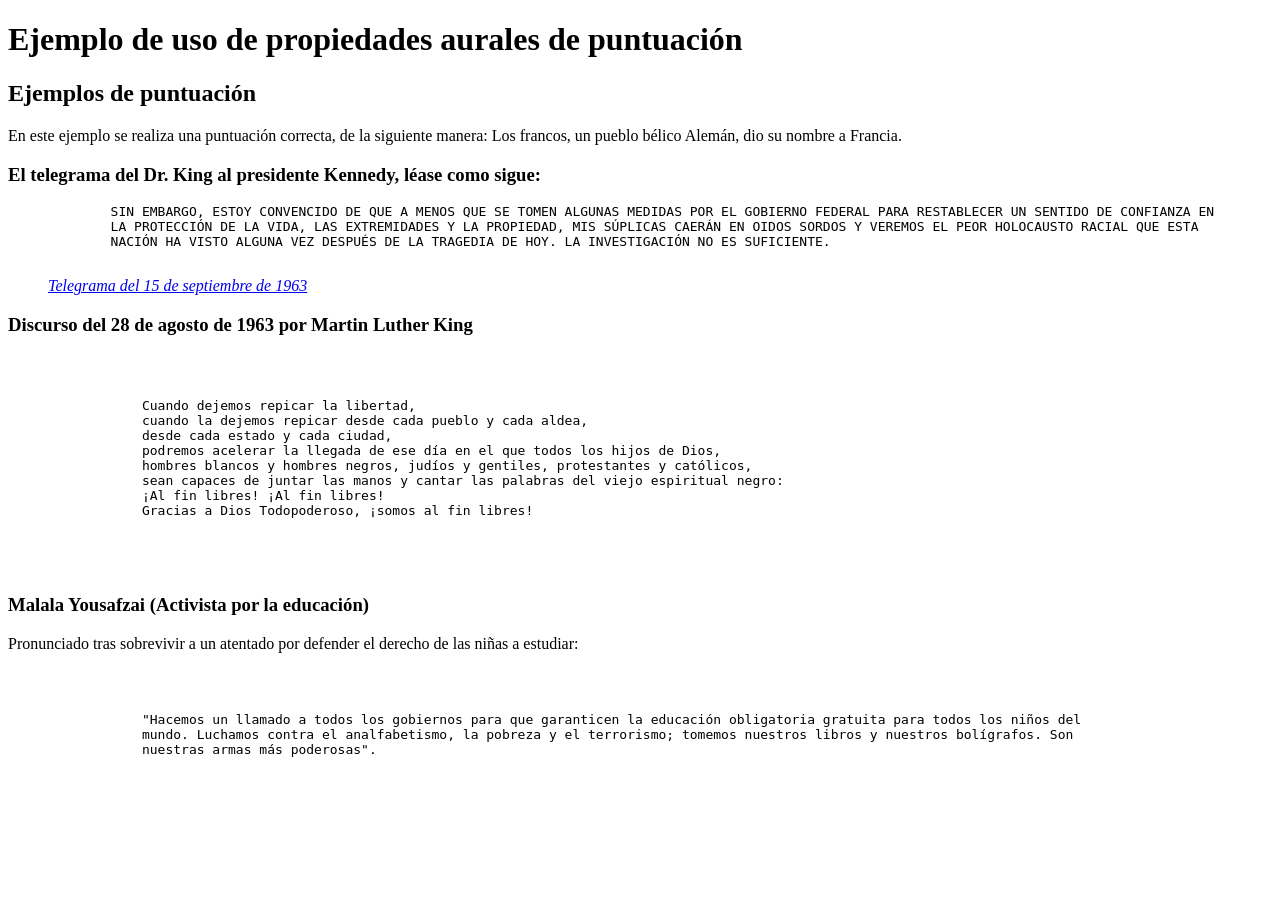
<file: UD2-accesibilidad/Propiedades aurales/2-puntuacion_pausar.html>
<!DOCTYPE html>
<html lang="es">

<head>
  <meta charset="UTF-8">
  <meta http-equiv="X-UA-Compatible" content="IE=edge">
  <meta name="viewport" content="width=device-width, initial-scale=1.0">
  <title>Ejemplo de puntuación</title>
  <style>
    /* css */

    .puntuar {
      speak-as: literal-punctuation;
    }

    /* no hace la puntuación */
    .silencio {
      speak-as: no-punctuation;
    }

    /* hacemos una pausa antes y después de cada párrafo, h1 y h2 */
    h1 {
      pause: 20ms;
      /* ponemos un sonido de ping para indicar el cambio  antes y despues.
            Tenga en cuenta que la propiedad cue representará el clip de audio asociado tanto antes como después del encabezado si solo se especifica un valor:*/
      cue: url('audio/ping.mp3') +6dB;
      /*La propiedad rest controla la pausa que se produce entre las señales auditivas y la representación del elemento asociado, tanto antes como después.
*/
      rest: 10ms 0ms;
    }

    /* pause-before: 20ms; pause-after: 20ms */

    h2 {
      pause: 30ms 40ms;
    }

    /* pause-before: 30ms; pause-after: 40ms */

    h3 {
      pause-after: 10ms;
    }

    /* pause-before: sin especificar; pause-after: 10ms */

    p {
      pause: 10ms;
    }

    /*
          NOTA PARA CLASE: estas propiedades pertenecen al módulo CSS Speech,
          que sustituye a las antiguas propiedades aurales de CSS 2.1.
          Hoy casi ningún navegador ni lector de pantalla las aplica, así que este
          archivo sirve como ejemplo conceptual. Compruébalo en MDN o Can I use.
        */

    .discurso {
      /* Reduce la velocidad de lectura */
      voice-rate: slow;

      /* Ajusta el volumen del lector de pantalla */
      voice-volume: loud;
    }

    /* voz alternativa */
    /*
        familia de voces
La propiedad voice-family brinda control sobre el género y el tipo de voz que se usa para la reproducción de TTS,
lo que permite a los productores de contenido crear una reproducción de TTS más realista 
por ejemplo, alternar el género para que coincida con el personaje).

Aunque es posible nombrar la voz a usar:

familia de voces: 'Dave';
en la práctica, con la amplia variedad de dispositivos en los que se puede reproducir un EPUB, 
tal especificidad solo es tan útil como requiere conocer los nombres de todas las 
voces disponibles en todos los dispositivos.

En cambio, es mejor solicitar una voz usando el patrón: ¿edad?, ¿género, número entero? 
(donde el signo de interrogación indica que el campo es opcional):

.Rey Lear {
   familia de voces: old male 1;
}
El valor de la edad puede ser niño, joven o viejo; el género masculino, 
femenino o neutro; y, cuando se especifica, el número entero indica la posición
 ordinal de la voz a usar (es decir, cuando hay disponible más de una voz coincidente). */
    .masculino {
      voice-family: male;
    }

    .femenino {
      voice-family: female;
    }

    .malala {
      voice-family: "Apple Anna", female 1;
    }

    .king {
      voice-family: old male 2;
    }
  </style>
</head>

<body>
  <h1>Ejemplo de uso de propiedades aurales de puntuación</h1>
  <h2>Ejemplos de puntuación</h2>
  <p>En este ejemplo se realiza una puntuación correcta, de la siguiente manera:
    <span class="puntuar">Los francos, un pueblo bélico Alemán, dio su nombre a Francia.</span>
  </p>
  <h3>El telegrama del Dr. King al presidente Kennedy, léase como sigue:</h3>
  <blockquote>
    <pre class="king">
        SIN EMBARGO, ESTOY CONVENCIDO DE QUE A MENOS QUE SE TOMEN ALGUNAS MEDIDAS POR EL GOBIERNO FEDERAL PARA RESTABLECER UN SENTIDO DE CONFIANZA EN
        LA PROTECCIÓN DE LA VIDA, LAS EXTREMIDADES Y LA PROPIEDAD, MIS SÚPLICAS CAERÁN EN OIDOS SORDOS Y VEREMOS EL PEOR HOLOCAUSTO RACIAL QUE ESTA
        NACIÓN HA VISTO ALGUNA VEZ DESPUÉS DE LA TRAGEDIA DE HOY. LA INVESTIGACIÓN NO ES SUFICIENTE.
        </pre>
    <cite><a href="http://www.jfklibrary.org/Asset-Viewer/-crU2bLgN0CcGkys8dkuHg.aspx">Telegrama del 15 de
        septiembre de 1963</a></cite>
  </blockquote>
  <h3>Discurso del 28 de agosto de 1963 por Martin Luther King</h3>
  <blockquote>
    <pre>
          <p class="discurso">
            Cuando dejemos repicar la libertad,
            cuando la dejemos repicar desde cada pueblo y cada aldea,
            desde cada estado y cada ciudad,
            podremos acelerar la llegada de ese día en el que todos los hijos de Dios,
            hombres blancos y hombres negros, judíos y gentiles, protestantes y católicos,
            sean capaces de juntar las manos y cantar las palabras del viejo espiritual negro:
            ¡Al fin libres! ¡Al fin libres!
            Gracias a Dios Todopoderoso, ¡somos al fin libres!
          </p>
        </pre>
  </blockquote>
  <h3>Malala Yousafzai (Activista por la educación)</h3>
  <p>Pronunciado tras sobrevivir a un atentado por defender el derecho de las niñas a estudiar:
</p>
  <blockquote>
    <pre>
          <p class="malala">
            "Hacemos un llamado a todos los gobiernos para que garanticen la educación obligatoria gratuita para todos los niños del
            mundo. Luchamos contra el analfabetismo, la pobreza y el terrorismo; tomemos nuestros libros y nuestros bolígrafos. Son
            nuestras armas más poderosas".
          </p>
        </pre>
  </blockquote>

</body>

</html>
</file>
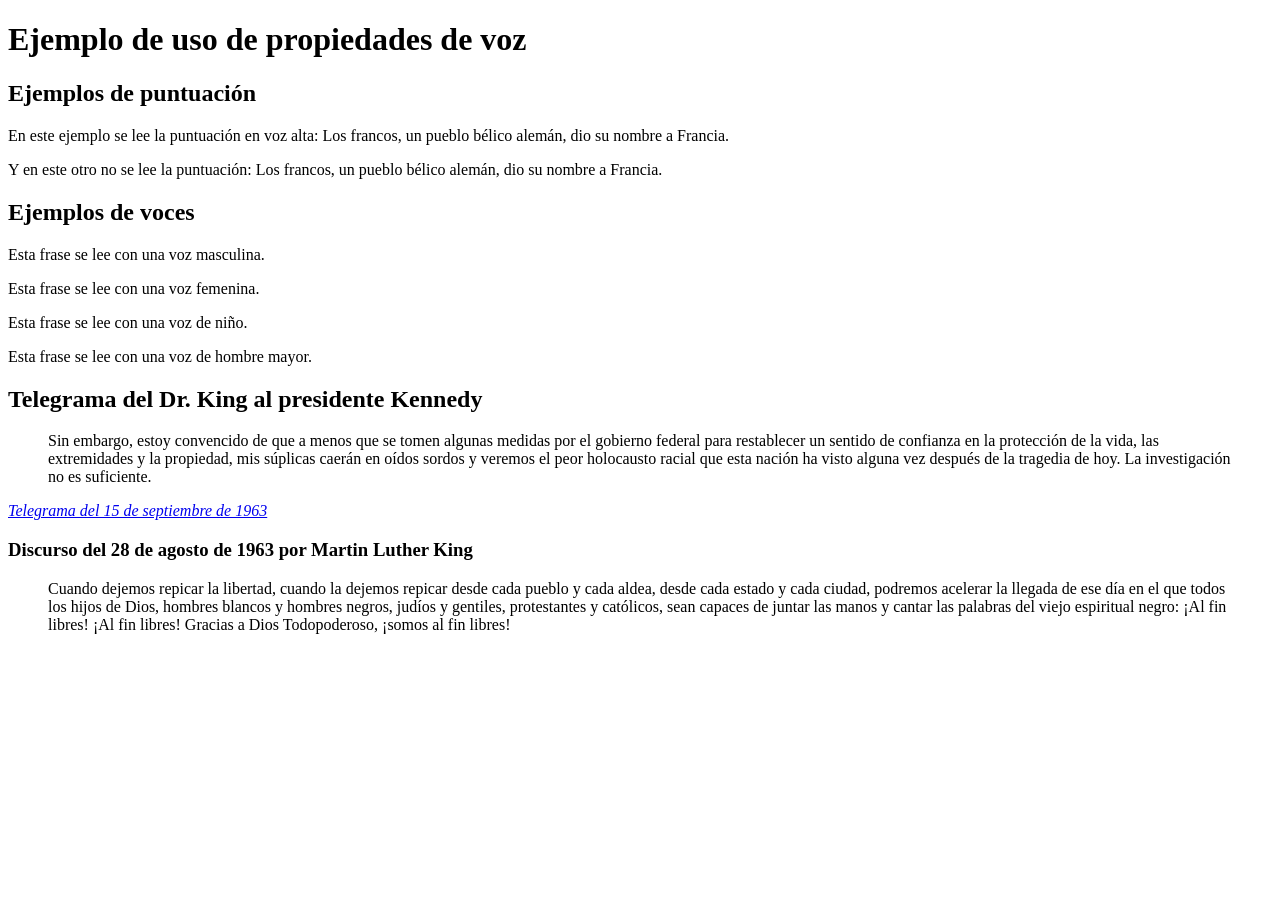
<file: UD2-accesibilidad/Propiedades aurales/3-voces.html>
<!DOCTYPE html>
<html lang="es">

<head>
  <meta charset="UTF-8">
  <meta name="viewport" content="width=device-width, initial-scale=1.0">
  <title>Ejemplo de propiedades de voz (CSS Speech)</title>
  <style>
    /*
          NOTA PARA CLASE: estas propiedades pertenecen al módulo CSS Speech,
          que sustituye a las antiguas propiedades aurales de CSS 2.1.
          Hoy casi ningún navegador ni lector de pantalla las aplica, así que este
          archivo sirve como ejemplo conceptual. Compruébalo en MDN o Can I use.
        */

    /* ---------- Puntuación ---------- */

    /* Lee en voz alta los signos de puntuación ("coma", "punto"...) */
    .puntuar {
      speak-as: literal-punctuation;
    }

    /* No lee los signos de puntuación */
    .silencio {
      speak-as: no-punctuation;
    }

    /* ---------- Pausas y señales sonoras ---------- */

    /* Con un solo valor, la pausa se aplica antes y después del elemento.
           Con dos valores: el primero es antes y el segundo después. */
    h1 {
      pause: 500ms;
      /* pause-before: 500ms; pause-after: 500ms */
      /* Sonido de aviso (ping) antes y después del encabezado.
               Con un solo valor, cue se aplica antes y después. El archivo debe existir. */
      cue: url('audio/ping.mp3') +6dB;
      /* Pausa entre la señal sonora y la lectura del elemento */
      rest: 100ms 0ms;
    }

    h2 {
      pause: 300ms 200ms;
      /* pause-before: 300ms; pause-after: 200ms */
    }

    h3 {
      pause-after: 100ms;
      /* solo pausa después */
    }

    p {
      pause: 100ms;
      /* pause-before: 100ms; pause-after: 100ms */
    }

    /* ---------- Velocidad y volumen ---------- */

    .discurso {
      voice-rate: slow;
      /* reduce la velocidad de lectura */
      voice-volume: loud;
      /* sube el volumen de la voz */
    }

    /* ---------- Voces ---------- */

    /*
          voice-family elige el tipo de voz de la lectura (TTS).
          Se podría nombrar una voz concreta (voice-family: "Dave"), pero no hay
          garantía de que exista en todos los dispositivos. Es mejor pedirla con el patrón:

              voice-family: [edad] [género] [número];

          - edad: child, young u old (opcional)
          - género: male, female o neutral
          - número: posición de la voz si hay varias que coinciden (opcional)

          Los valores se escriben en inglés. Los nombres de clase pueden ir en español.
        */
    .masculino {
      voice-family: male;
    }

    .femenino {
      voice-family: female;
    }

    .nino {
      voice-family: child male 1;
    }

    .rey-lear {
      voice-family: old male 1;
    }

    .king {
      voice-family: old male 2;
    }
  </style>
</head>

<body>
  <h1>Ejemplo de uso de propiedades de voz</h1>

  <h2>Ejemplos de puntuación</h2>
  <p>En este ejemplo se lee la puntuación en voz alta:
    <span class="puntuar">Los francos, un pueblo bélico alemán, dio su nombre a Francia.</span>
  </p>
  <p>Y en este otro no se lee la puntuación:
    <span class="silencio">Los francos, un pueblo bélico alemán, dio su nombre a Francia.</span>
  </p>

  <h2>Ejemplos de voces</h2>
  <p class="masculino">Esta frase se lee con una voz masculina.</p>
  <p class="femenino">Esta frase se lee con una voz femenina.</p>
  <p class="nino">Esta frase se lee con una voz de niño.</p>
  <p class="rey-lear">Esta frase se lee con una voz de hombre mayor.</p>

  <h2>Telegrama del Dr. King al presidente Kennedy</h2>
  <blockquote class="king">
    <p>Sin embargo, estoy convencido de que a menos que se tomen algunas medidas por el gobierno federal
      para restablecer un sentido de confianza en la protección de la vida, las extremidades y la propiedad,
      mis súplicas caerán en oídos sordos y veremos el peor holocausto racial que esta nación ha visto alguna
      vez después de la tragedia de hoy. La investigación no es suficiente.</p>
  </blockquote>
  <p><cite><a href="http://www.jfklibrary.org/Asset-Viewer/-crU2bLgN0CcGkys8dkuHg.aspx">Telegrama del 15 de
        septiembre de 1963</a></cite></p>

  <h3>Discurso del 28 de agosto de 1963 por Martin Luther King</h3>
  <blockquote class="discurso">
    <p>Cuando dejemos repicar la libertad, cuando la dejemos repicar desde cada pueblo y cada aldea,
      desde cada estado y cada ciudad, podremos acelerar la llegada de ese día en el que todos los hijos
      de Dios, hombres blancos y hombres negros, judíos y gentiles, protestantes y católicos, sean capaces
      de juntar las manos y cantar las palabras del viejo espiritual negro: ¡Al fin libres! ¡Al fin libres!
      Gracias a Dios Todopoderoso, ¡somos al fin libres!</p>
  </blockquote>
</body>

</html>
</file>
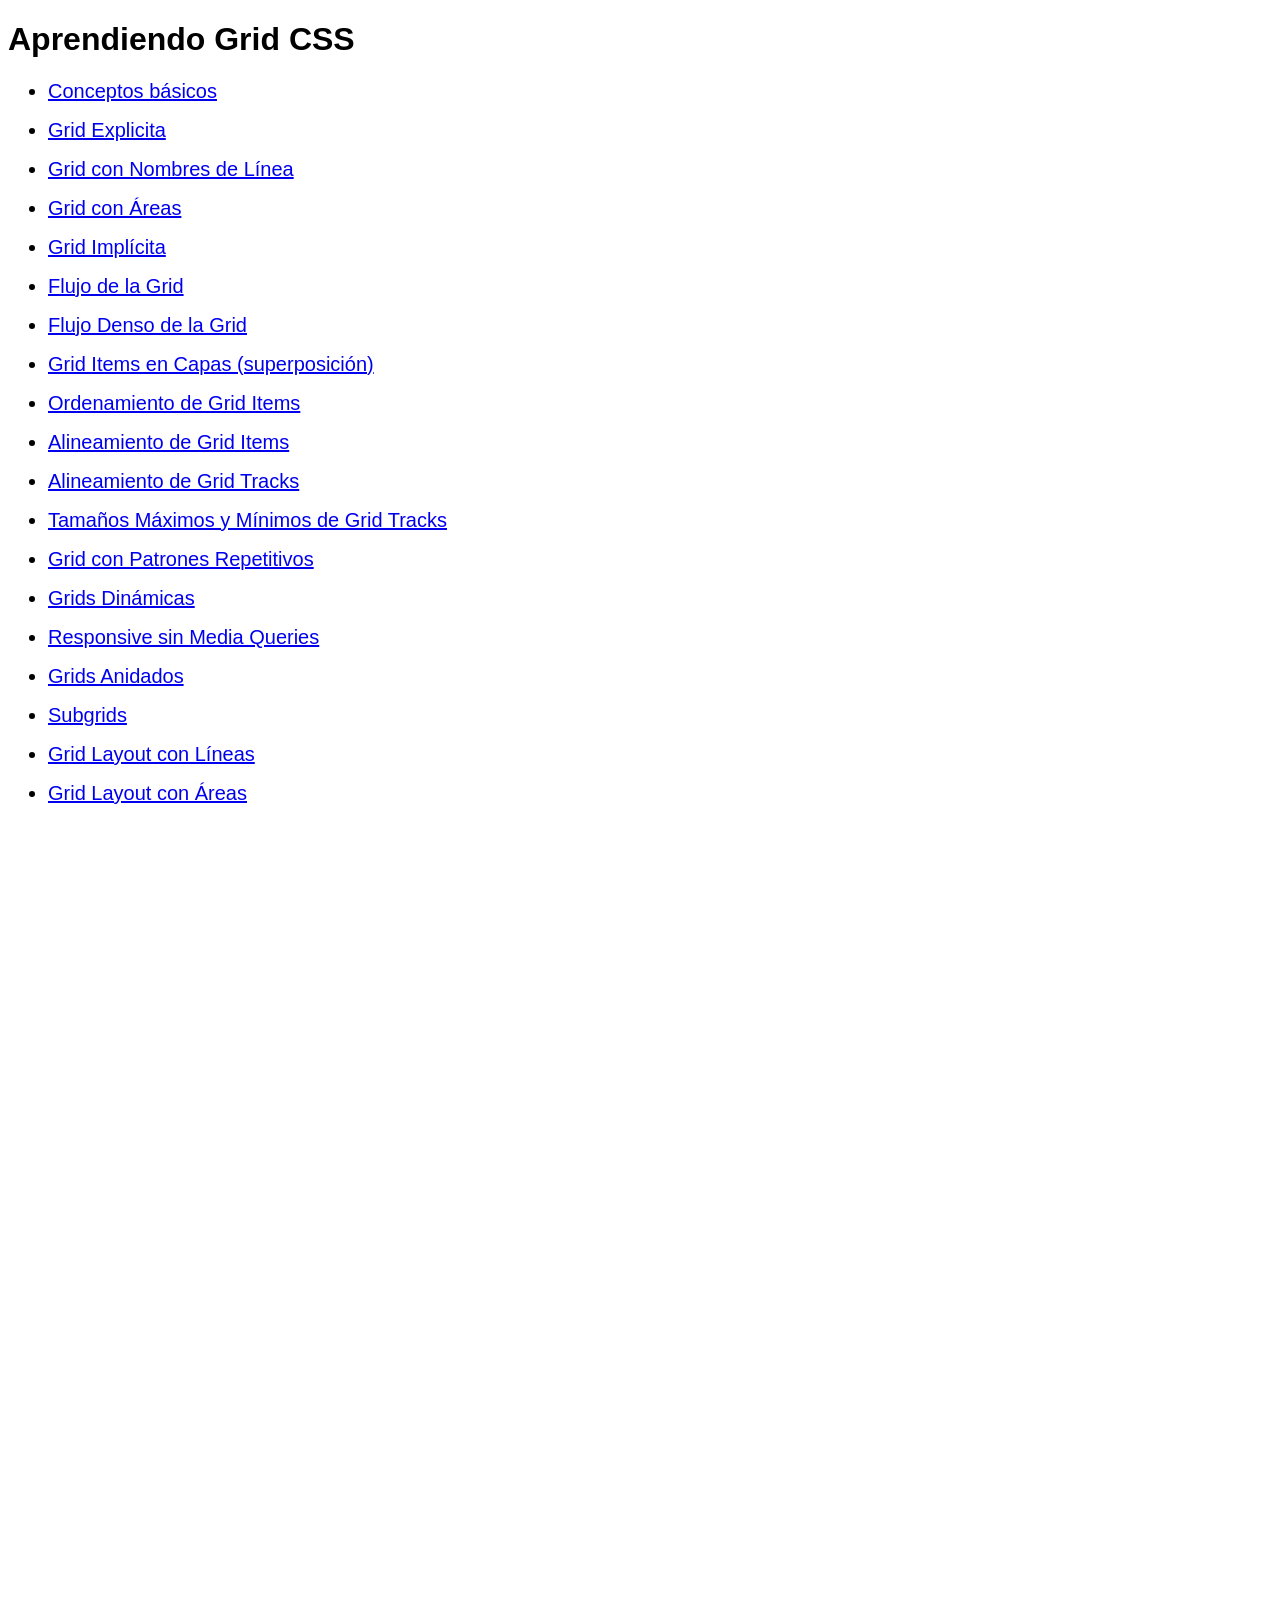
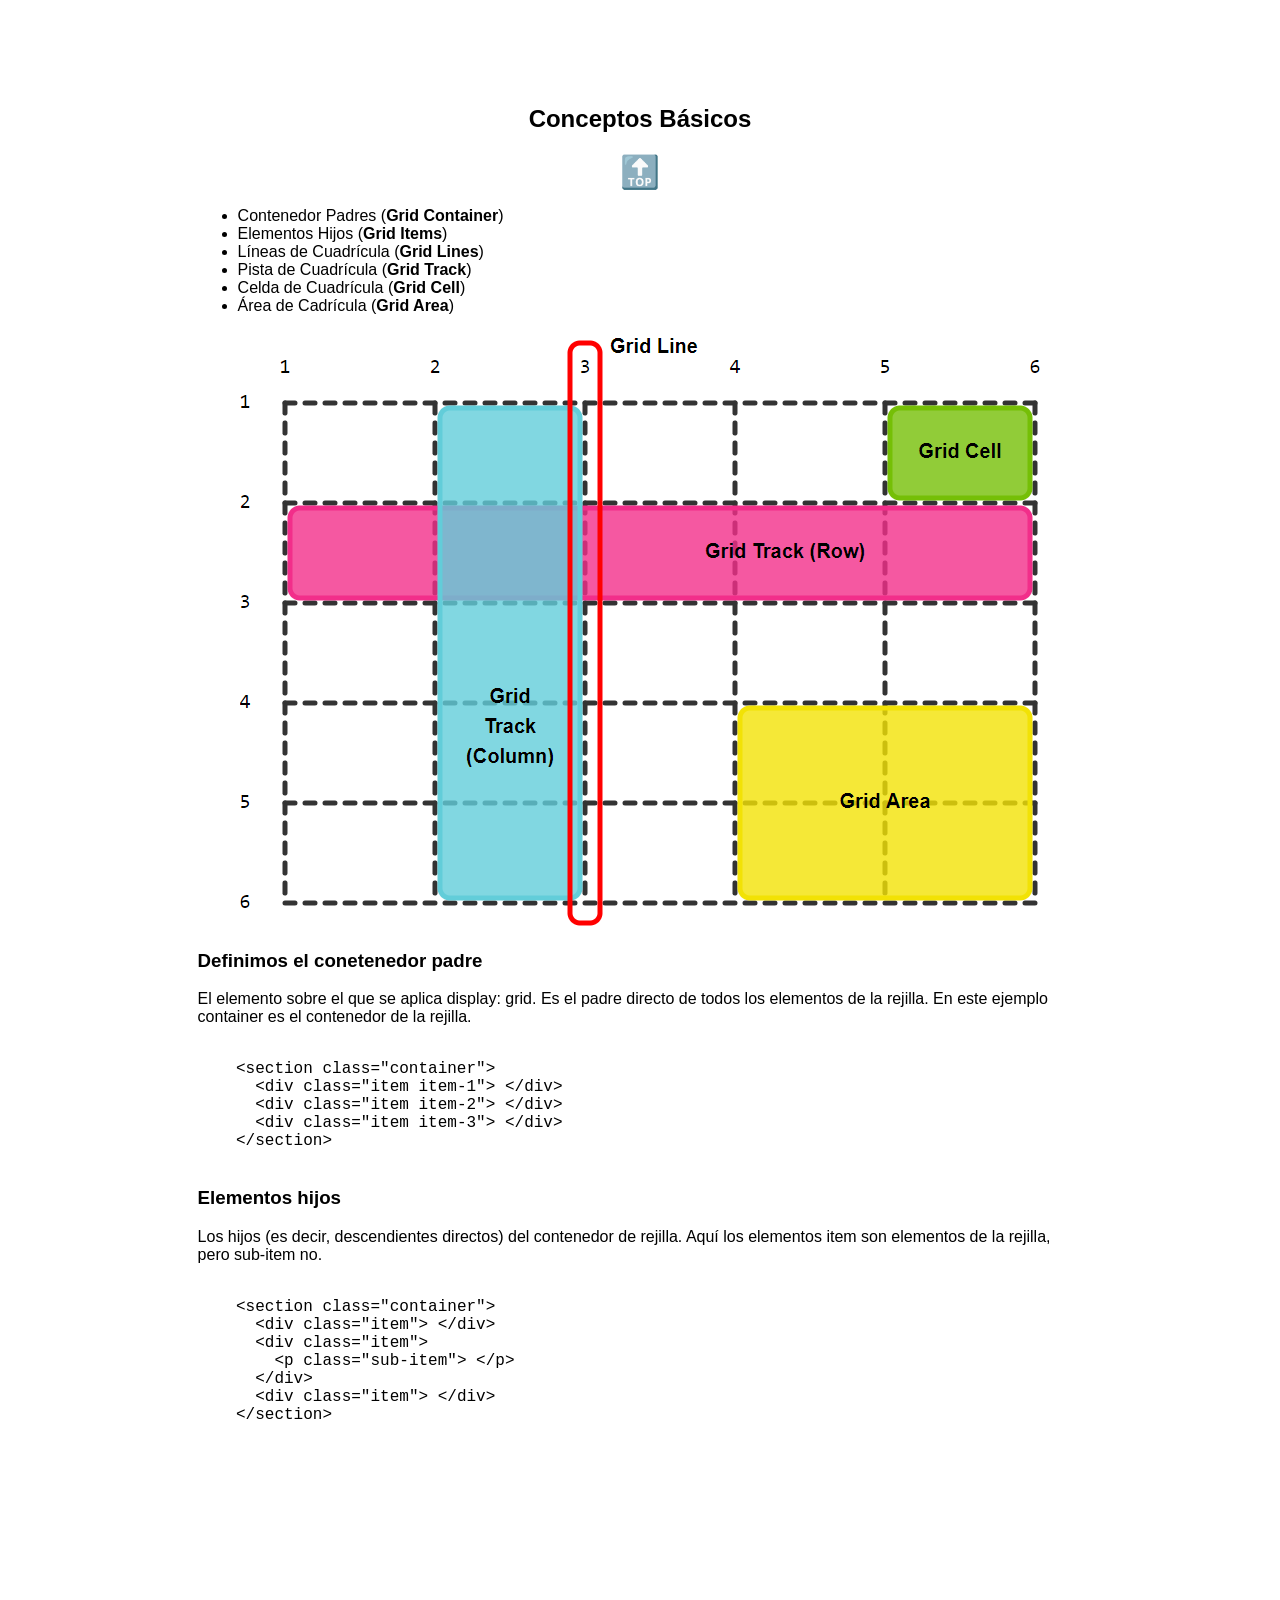
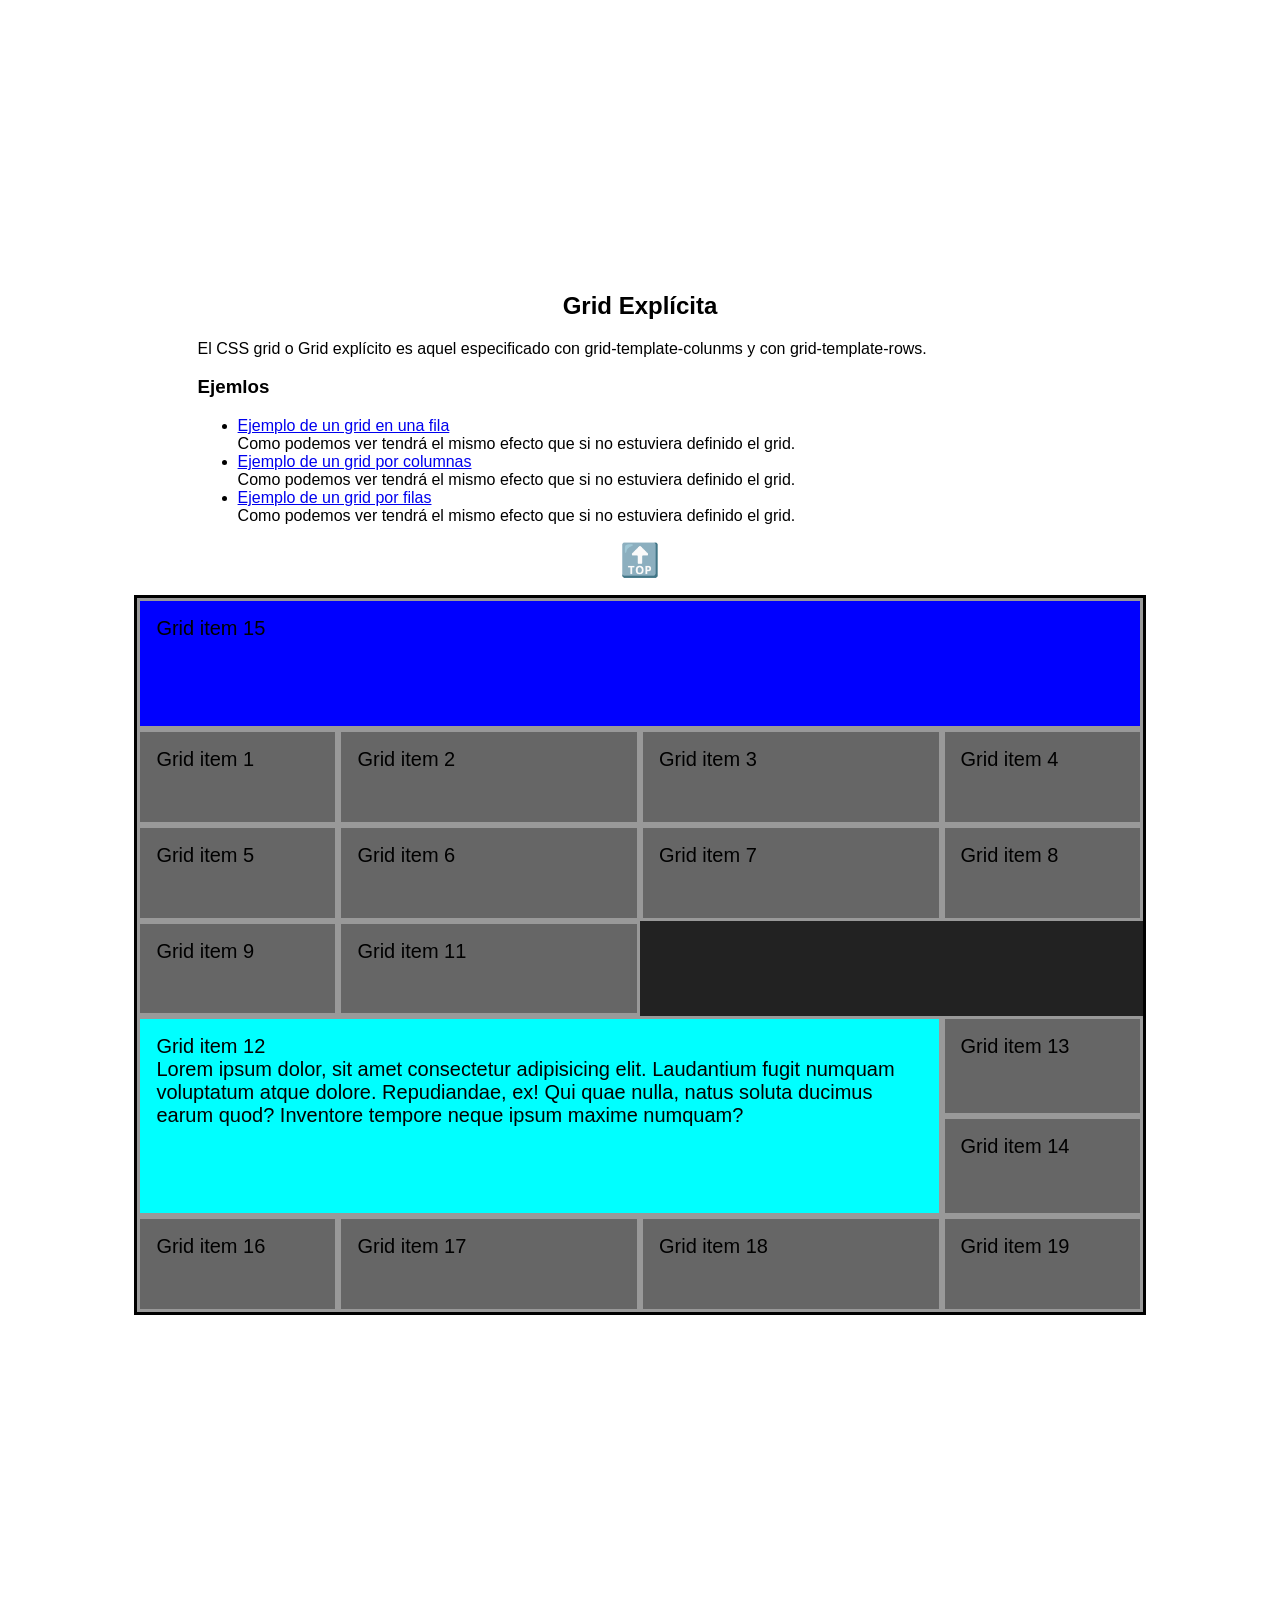
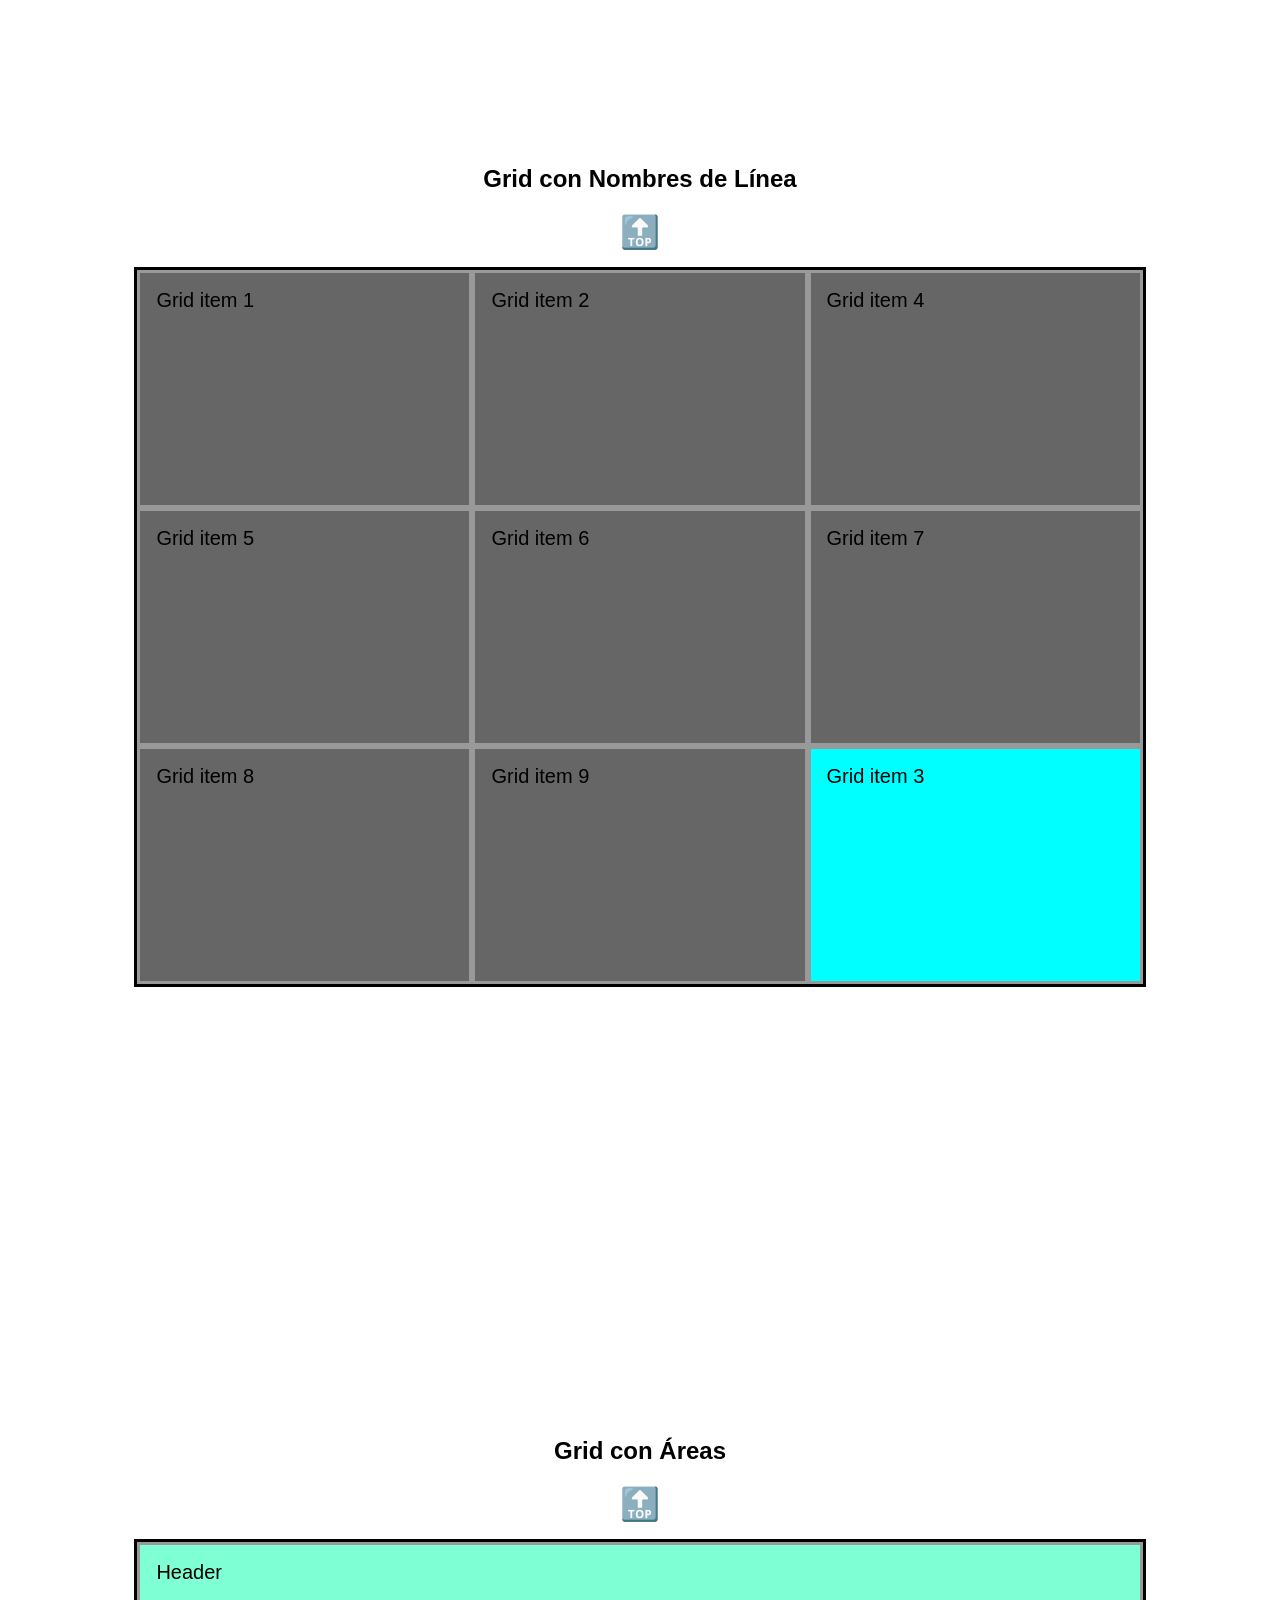
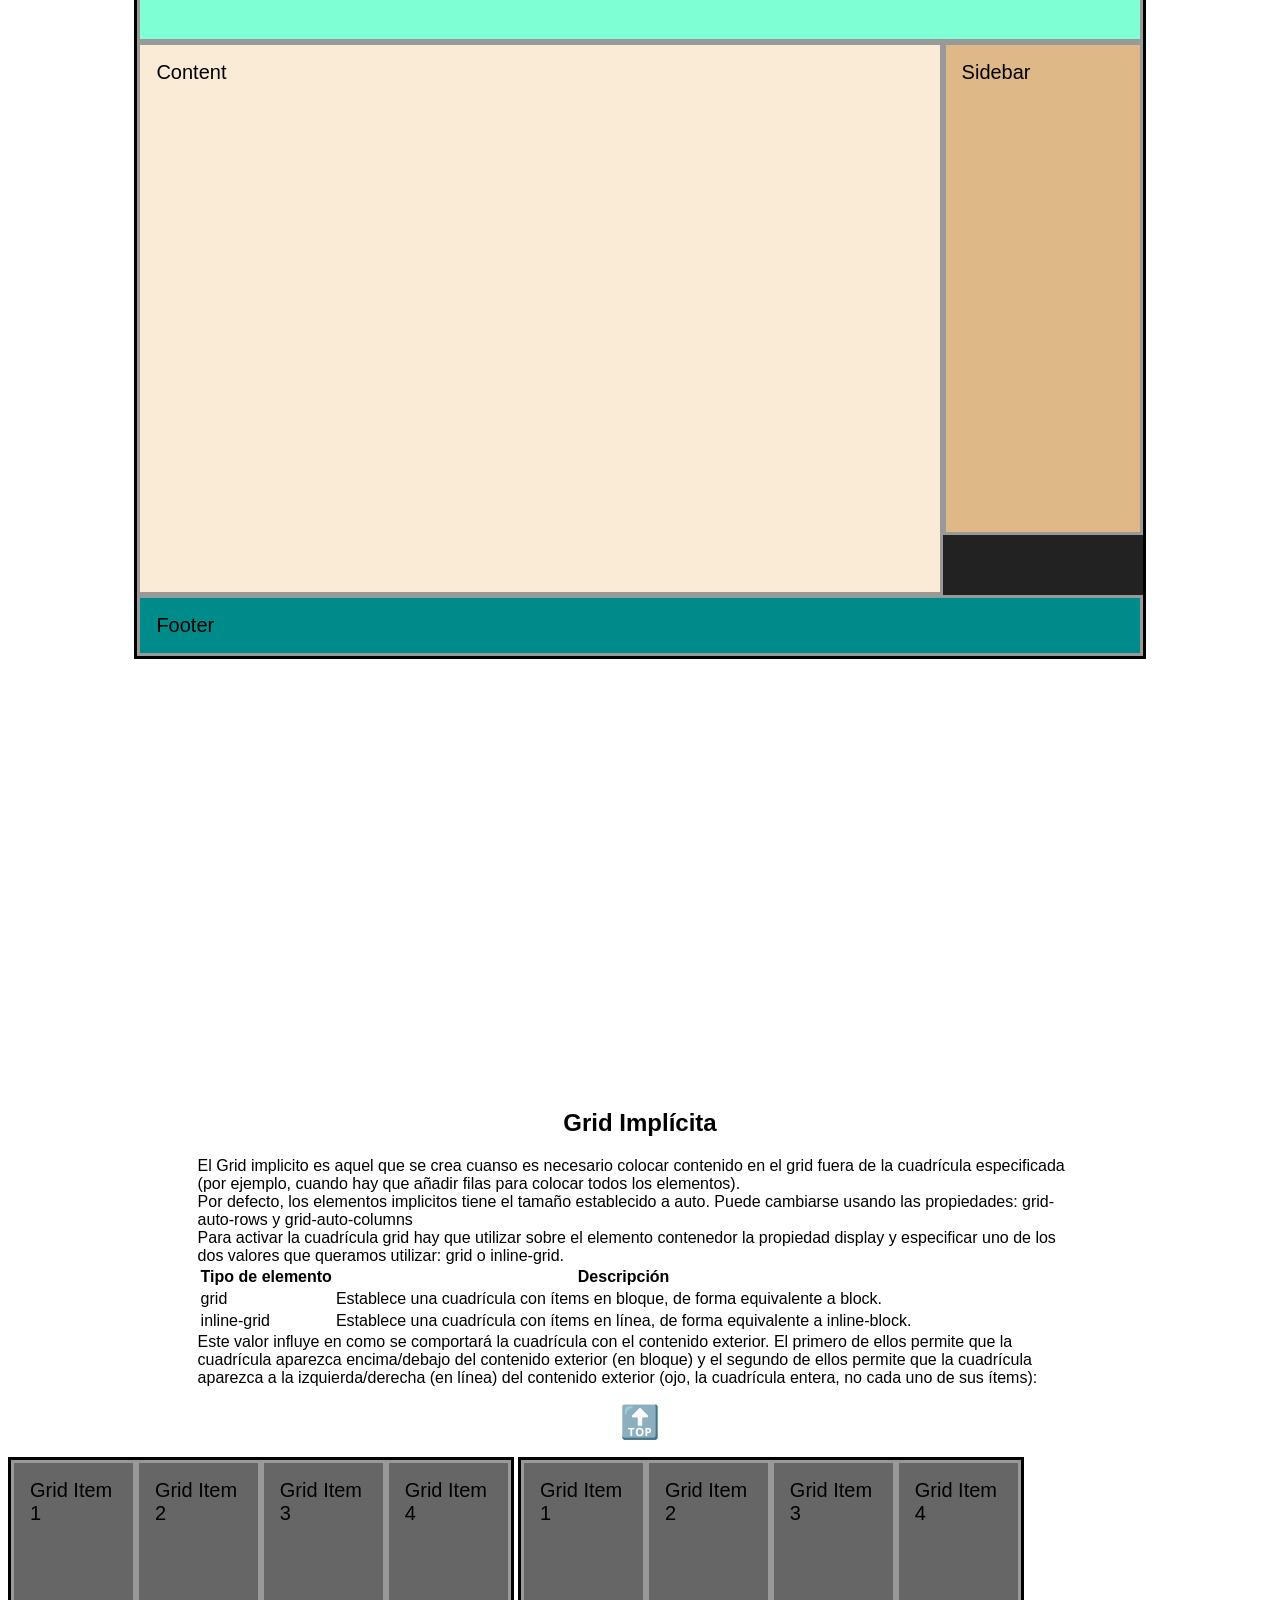
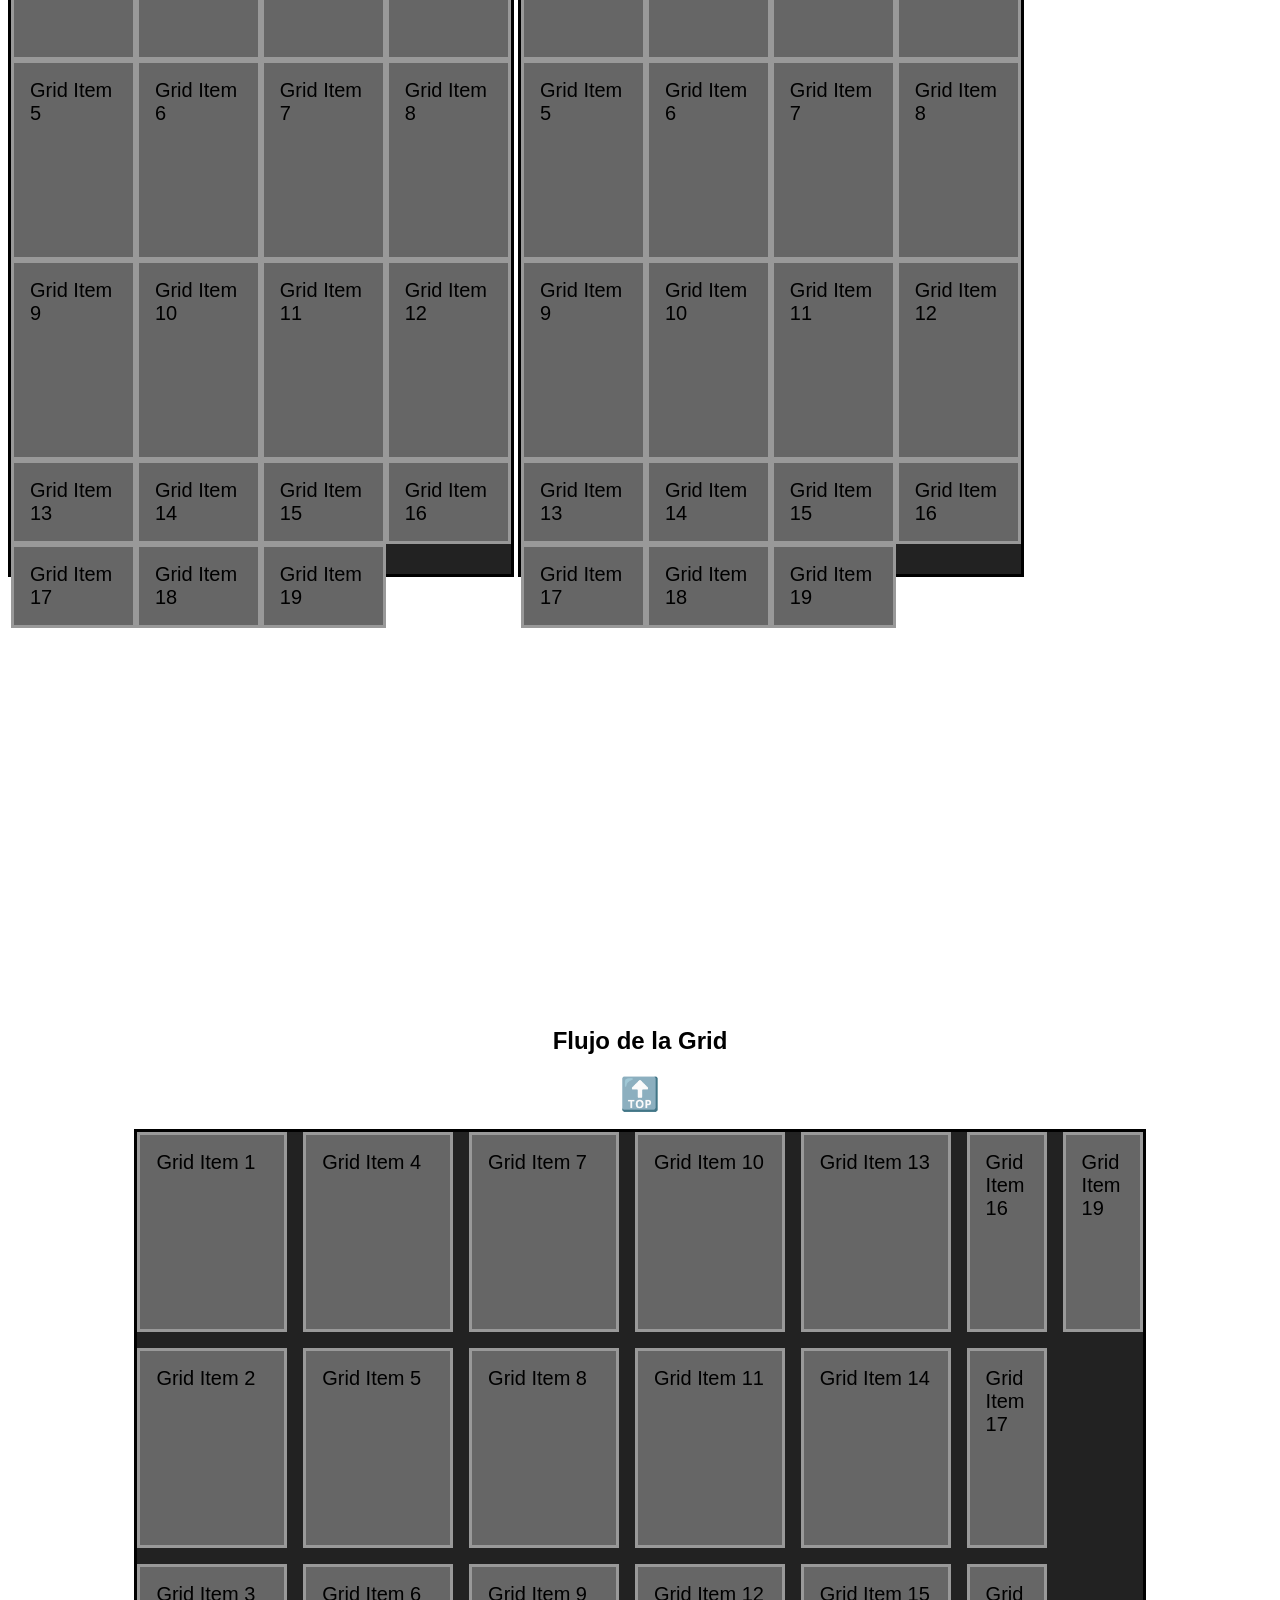
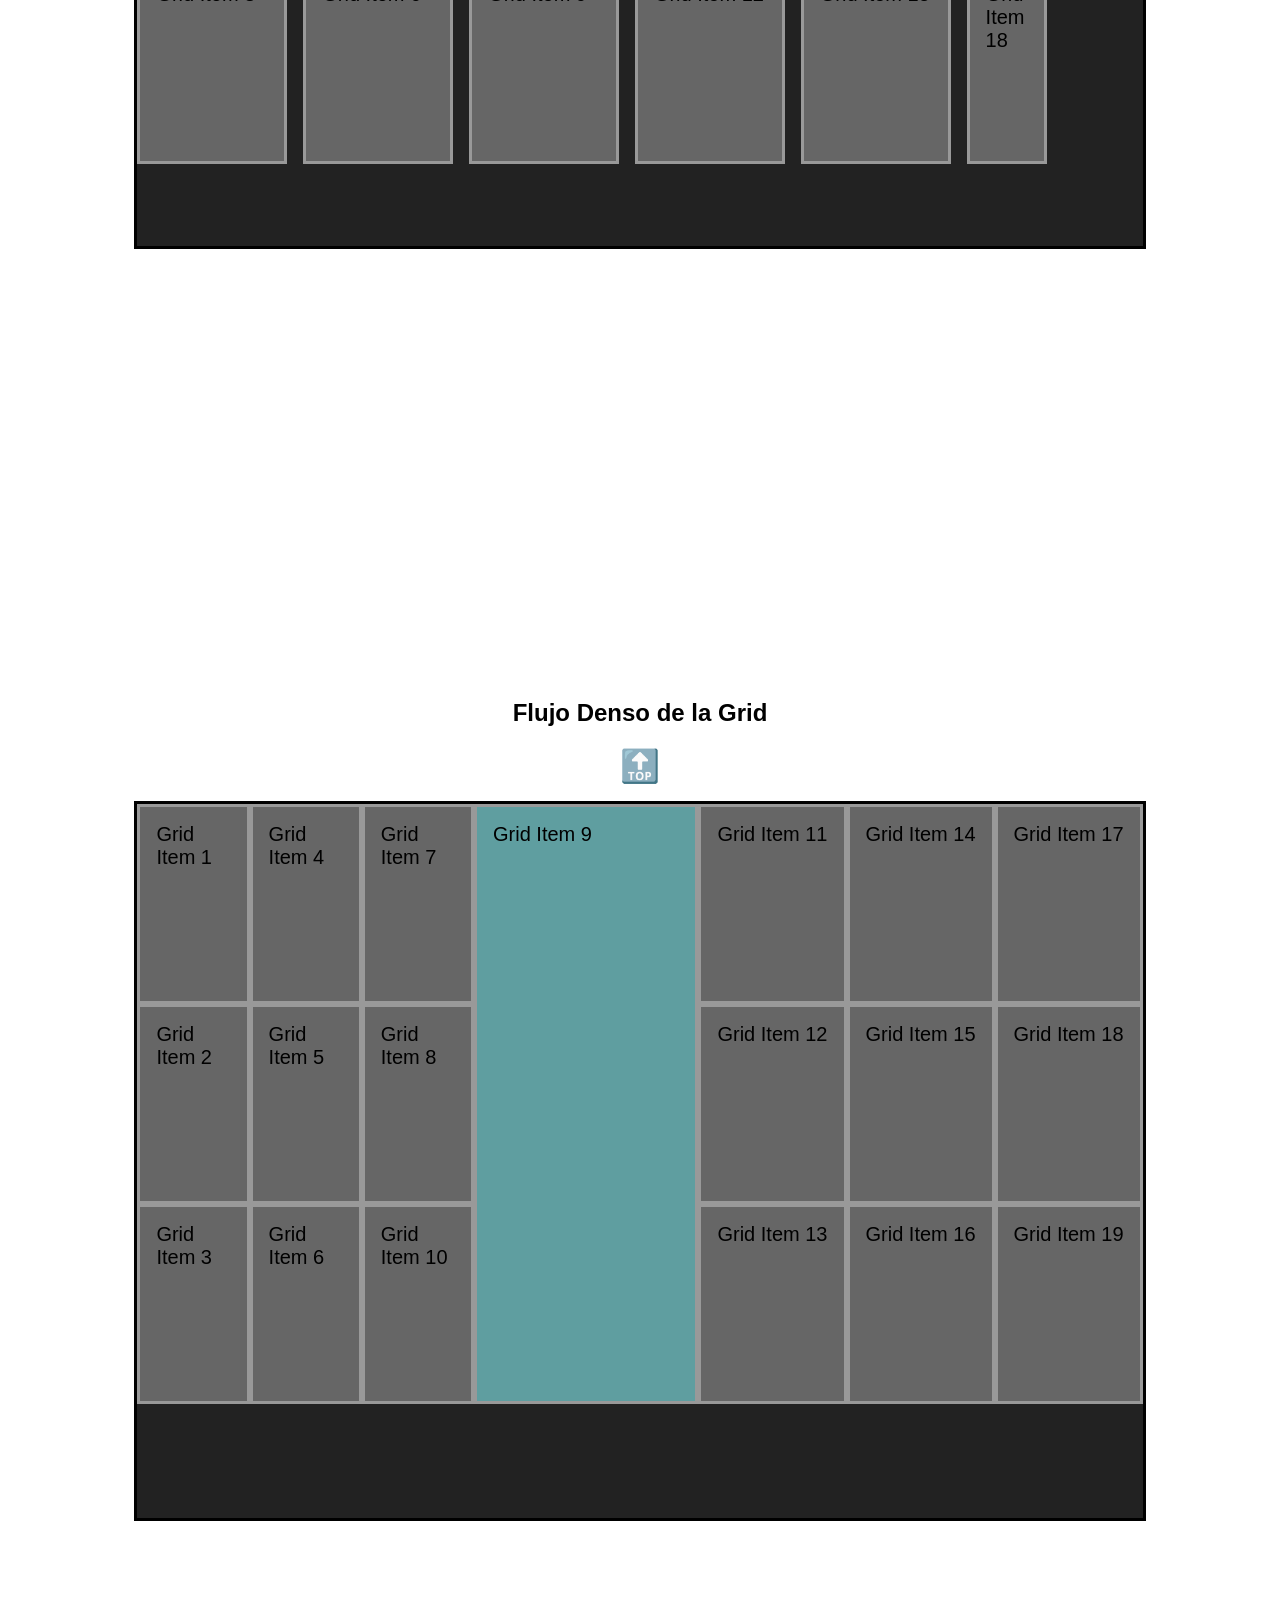
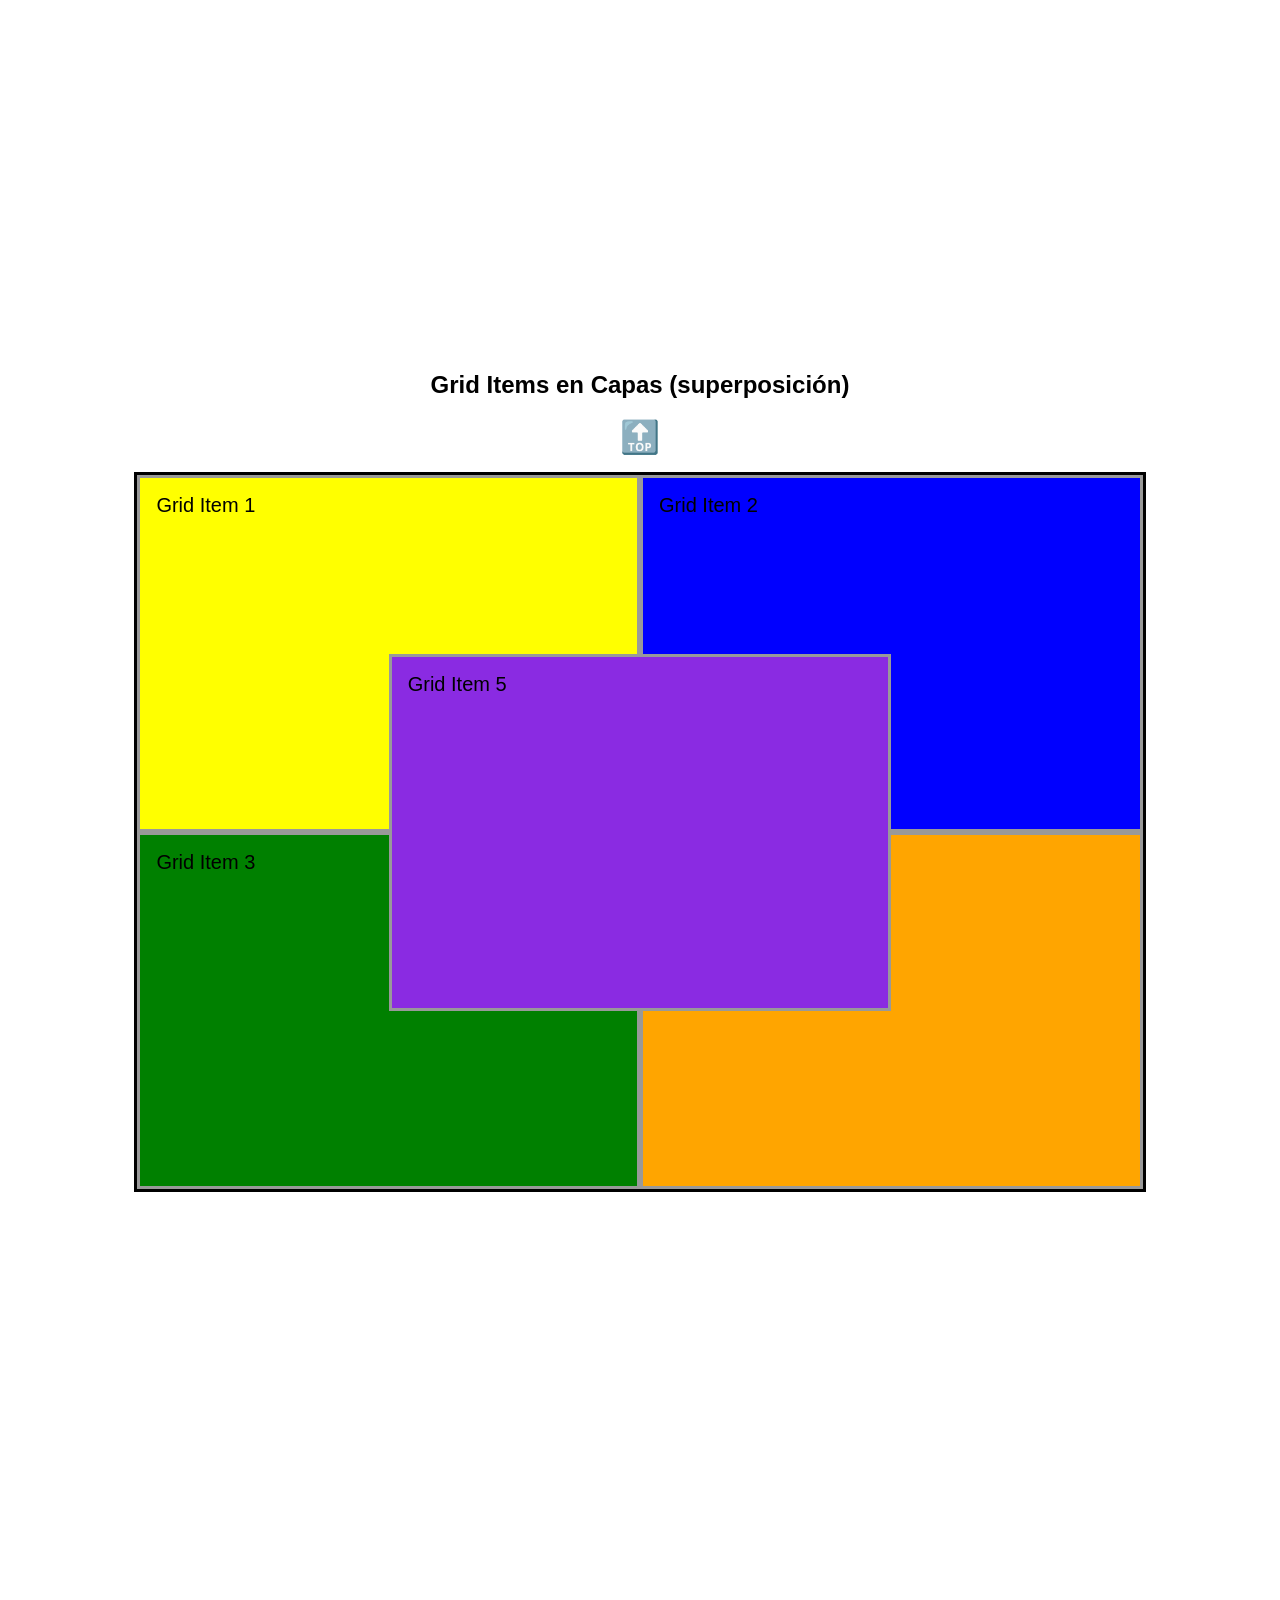
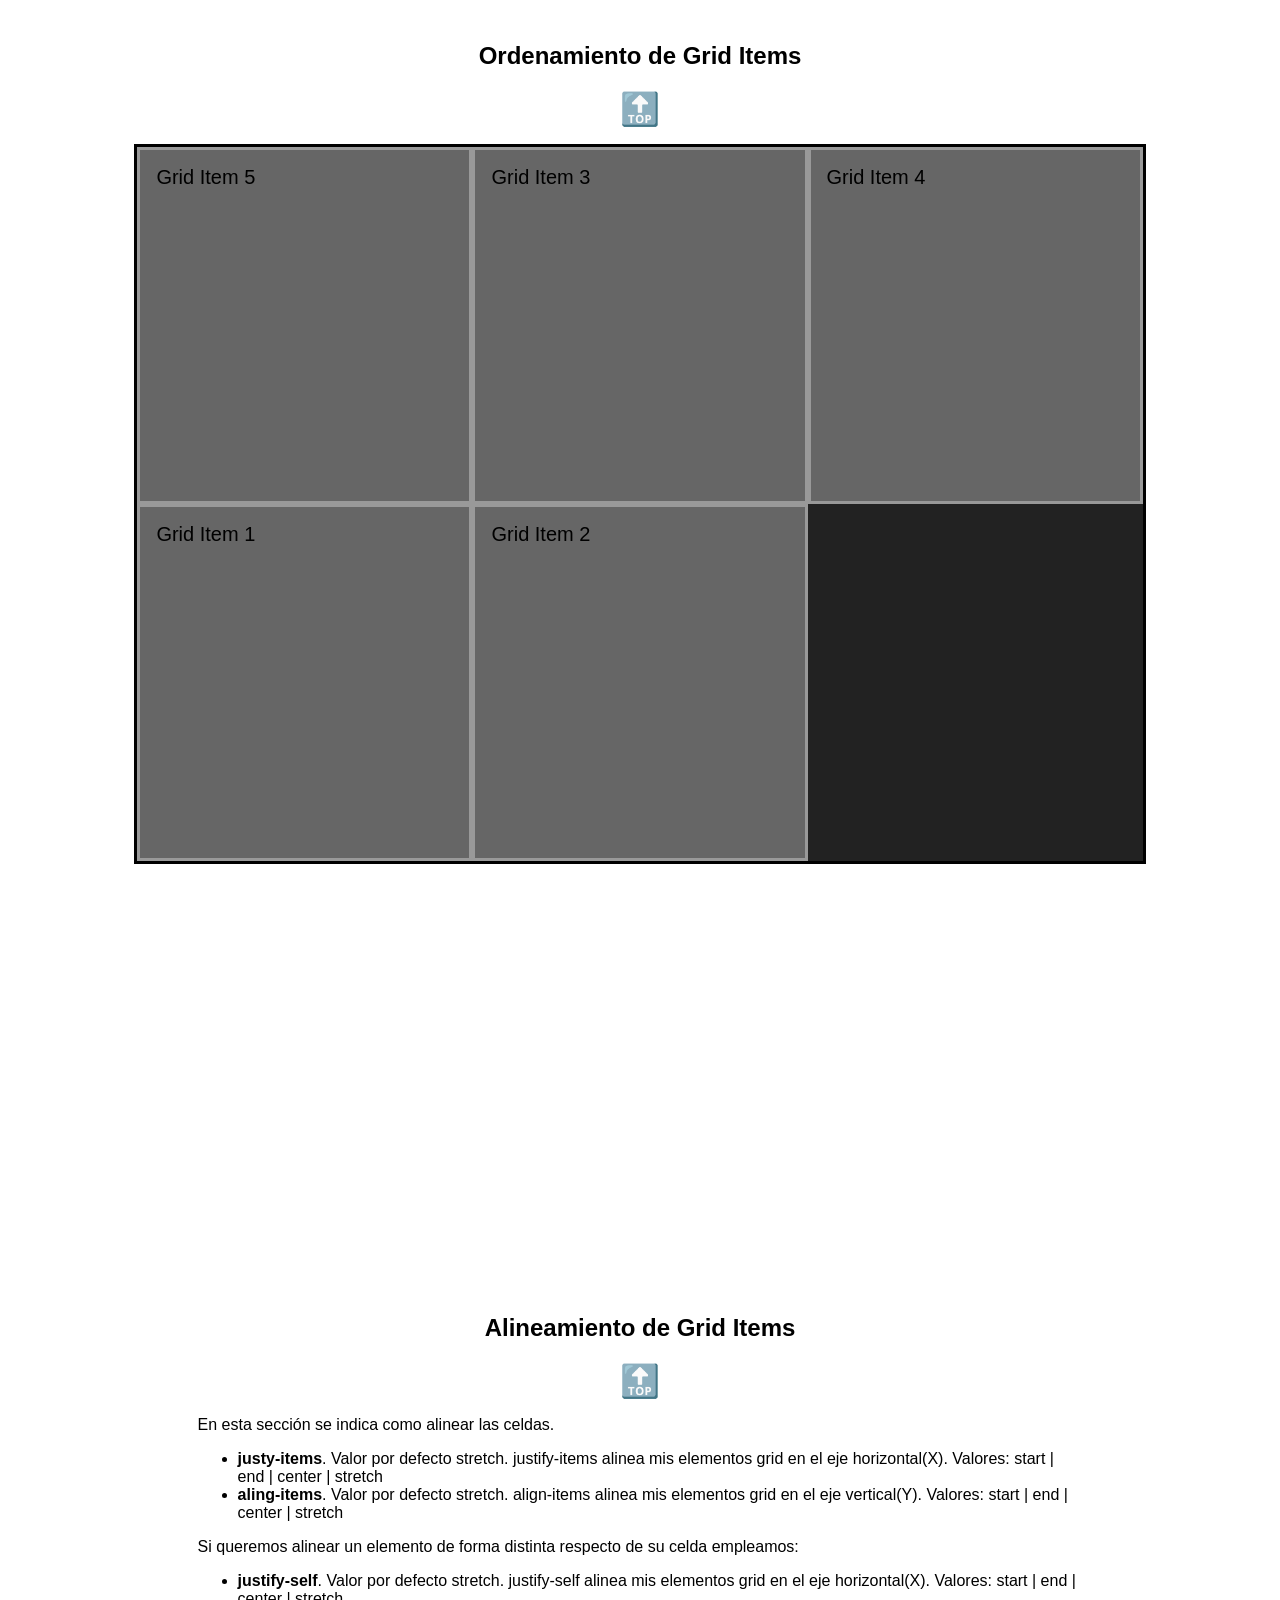
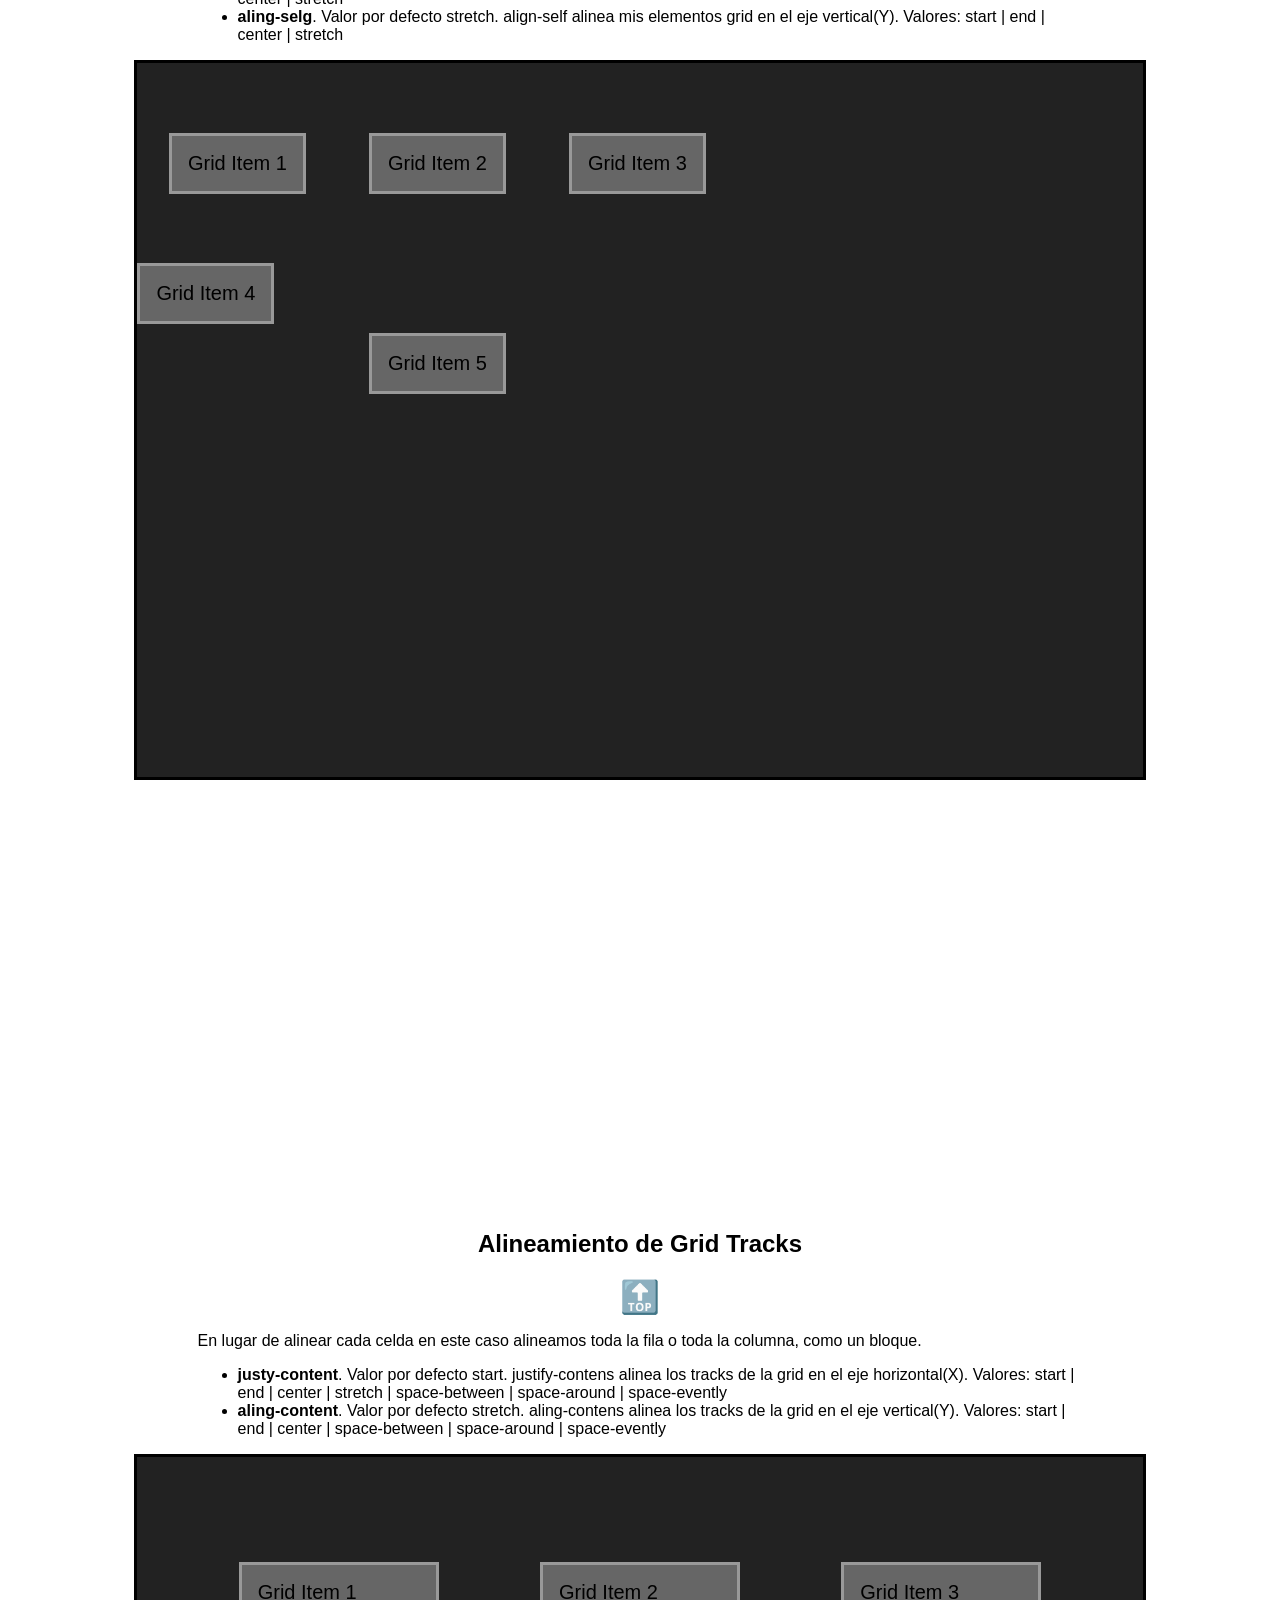
<file: UD4-Hojas de estilos/Explicación-Grid/grid.html>
<!DOCTYPE html>
<html lang="es">

<head>
  <meta charset="UTF-8">
  <meta name="viewport" content="width=device-width, initial-scale=1.0">
  <title>Aprendiendo Grid CSS</title>
  <link rel="stylesheet" href="./src/css/grid.css">

</head>

<body>
  <h1 id="top">Aprendiendo Grid CSS</h1>
  <ul class="menu">
    <li><a href="#grid-terms">Conceptos básicos</a></li>
    <li><a href="#grid-explicit">Grid Explicita</a></li>
    <li><a href="#grid-line-names">Grid con Nombres de Línea</a></li>
    <li><a href="#grid-areas">Grid con Áreas</a></li>
    <li><a href="#grid-implicit">Grid Implícita</a></li>
    <li><a href="#grid-flow">Flujo de la Grid</a></li>
    <li><a href="#grid-flow-dense">Flujo Denso de la Grid</a></li>
    <li><a href="#grid-layer">Grid Items en Capas (superposición)</a></li>
    <li><a href="#grid-order">Ordenamiento de Grid Items</a></li>
    <li><a href="#grid-align">Alineamiento de Grid Items</a></li>
    <li><a href="#grid-align-tracks">Alineamiento de Grid Tracks</a></li>
    <li><a href="#grid-min-max">Tamaños Máximos y Mínimos de Grid Tracks</a></li>
    <li><a href="#grid-repeat">Grid con Patrones Repetitivos</a></li>
    <li><a href="#grid-dynamics">Grids Dinámicas</a></li>
    <li><a href="#grid-responsive">Responsive sin Media Queries</a></li>
    <li><a href="#grid-nested">Grids Anidados</a></li>
    <li><a href="#subgrid">Subgrids</a></li>
    <li><a href="grid_layout.html">Grid Layout con Líneas</a></li>
    <li><a href="grid_layout_areas.html">Grid Layout con Áreas</a></li>
  </ul>
  <h2 id="grid-terms">Conceptos Básicos</h2>
  <a href="#top">🔝</a>
  <section>
    <ul>
      <li>Contenedor Padres (<strong>Grid Container</strong>)</li>
      <li>Elementos Hijos (<strong>Grid Items</strong>)</li>
      <li>Líneas de Cuadrícula (<strong>Grid Lines</strong>)</li>
      <li>Pista de Cuadrícula (<strong>Grid Track</strong>)</li>
      <li>Celda de Cuadrícula (<strong>Grid Cell</strong>)</li>
      <li>Área de Cadrícula (<strong>Grid Area</strong>)</li>
    </ul>
  </section>
  <img src="./src/images/grid-conceptos.png" alt="Conceptos Básicos">
  <section>
    <h3>Definimos el conetenedor padre</h3>
    <p>El elemento sobre el que se aplica display: grid. Es el padre directo de todos los elementos de la rejilla.
      En
      este ejemplo container es el contenedor de la rejilla.</p>
    <pre><code>
    <span class="token punctuation">&lt;</span>section</span> <span class="token attr-name">class</span><span class="token attr-value"><span class="token punctuation">=</span><span class="token punctuation">"</span>container<span class="token punctuation">"</span></span><span class="token punctuation">&gt;</span></span>
      <span class="token tag"><span class="token tag"><span class="token punctuation">&lt;</span>div</span> <span class="token attr-name">class</span><span class="token attr-value"><span class="token punctuation">=</span><span class="token punctuation">"</span>item item-1<span class="token punctuation">"</span></span><span class="token punctuation">&gt;</span></span> <span class="token tag"><span class="token tag"><span class="token punctuation">&lt;/</span>div</span><span class="token punctuation">&gt;</span></span>
      <span class="token tag"><span class="token tag"><span class="token punctuation">&lt;</span>div</span> <span class="token attr-name">class</span><span class="token attr-value"><span class="token punctuation">=</span><span class="token punctuation">"</span>item item-2<span class="token punctuation">"</span></span><span class="token punctuation">&gt;</span></span> <span class="token tag"><span class="token tag"><span class="token punctuation">&lt;/</span>div</span><span class="token punctuation">&gt;</span></span>
      <span class="token tag"><span class="token tag"><span class="token punctuation">&lt;</span>div</span> <span class="token attr-name">class</span><span class="token attr-value"><span class="token punctuation">=</span><span class="token punctuation">"</span>item item-3<span class="token punctuation">"</span></span><span class="token punctuation">&gt;</span></span> <span class="token tag"><span class="token tag"><span class="token punctuation">&lt;/</span>div</span><span class="token punctuation">&gt;</span></span>
    <span class="token tag"><span class="token tag"><span class="token punctuation">&lt;/</span>section</span><span class="token punctuation">&gt;</span>
    </code></pre>
  </section>
  <section>
    <h3>Elementos hijos</h3>
    <p>Los hijos (es decir, descendientes directos) del contenedor de rejilla. Aquí los elementos item son elementos
      de
      la rejilla, pero sub-item no.
    </p>
    <pre><code>
    <span class="token tag"><span class="token punctuation">&lt;</span>section</span> <span class="token attr-name">class</span><span class="token attr-value"><span class="token punctuation">=</span><span class="token punctuation">"</span>container<span class="token punctuation">"</span></span><span class="token punctuation">&gt;</span></span>
      <span class="token tag"><span class="token tag"><span class="token punctuation">&lt;</span>div</span> <span class="token attr-name">class</span><span class="token attr-value"><span class="token punctuation">=</span><span class="token punctuation">"</span>item<span class="token punctuation">"</span></span><span class="token punctuation">&gt;</span></span> <span class="token tag"><span class="token tag"><span class="token punctuation">&lt;/</span>div</span><span class="token punctuation">&gt;</span></span>
      <span class="token tag"><span class="token tag"><span class="token punctuation">&lt;</span>div</span> <span class="token attr-name">class</span><span class="token attr-value"><span class="token punctuation">=</span><span class="token punctuation">"</span>item<span class="token punctuation">"</span></span><span class="token punctuation">&gt;</span></span>
        <span class="token tag"><span class="token tag"><span class="token punctuation">&lt;</span>p</span> <span class="token attr-name">class</span><span class="token attr-value"><span class="token punctuation">=</span><span class="token punctuation">"</span>sub-item<span class="token punctuation">"</span></span><span class="token punctuation">&gt;</span></span> <span class="token tag"><span class="token tag"><span class="token punctuation">&lt;/</span>p</span><span class="token punctuation">&gt;</span></span>
      <span class="token tag"><span class="token tag"><span class="token punctuation">&lt;/</span>div</span><span class="token punctuation">&gt;</span></span>
      <span class="token tag"><span class="token tag"><span class="token punctuation">&lt;</span>div</span> <span class="token attr-name">class</span><span class="token attr-value"><span class="token punctuation">=</span><span class="token punctuation">"</span>item<span class="token punctuation">"</span></span><span class="token punctuation">&gt;</span></span> <span class="token tag"><span class="token tag"><span class="token punctuation">&lt;/</span>div</span><span class="token punctuation">&gt;</span></span>
    <span class="token tag"><span class="token tag"><span class="token punctuation">&lt;/</span>section</span><span class="token punctuation">&gt;</span></span></code>
  </code></pre>
  </section>

  <h2 id="grid-explicit">Grid Explícita</h2>
  <section>
    <p>El CSS grid o Grid explícito es aquel especificado con grid-template-colunms y con grid-template-rows.</p>
    <h3>Ejemlos</h3>
    <ul>
      <li><a href="Ejemplos/ejemplo1.html" target="_blank">Ejemplo de un grid en una fila</a>
        <p>Como podemos ver tendrá el mismo efecto que si no estuviera definido el grid.</p>
      </li>
      <li><a href="Ejemplos/ejemplo2.html" target="_blank">Ejemplo de un grid por columnas</a>
        <p>Como podemos ver tendrá el mismo efecto que si no estuviera definido el grid.</p>
      </li>
      <li><a href="Ejemplos/ejemplo3.html" target="_blank">Ejemplo de un grid por filas</a>
        <p>Como podemos ver tendrá el mismo efecto que si no estuviera definido el grid.</p>
      </li>
      </li>
    </ul>
  </section>
  <a href="#top">🔝</a>
  <section class="container grid-explicit">
    <article class="item">
      <p>Grid item 1</p>
    </article>
    <article class="item">
      <p>Grid item 2</p>
    </article>
    <article class="item">
      <p>Grid item 3</p>
    </article>
    <article class="item">
      <p>Grid item 4</p>
    </article>
    <article class="item">
      <p>Grid item 5</p>
    </article>
    <article class="item">
      <p>Grid item 6</p>
    </article>
    <article class="item">
      <p>Grid item 7</p>
    </article>
    <article class="item">
      <p>Grid item 8</p>
    </article>
    <article class="item">
      <p>Grid item 9</p>
    </article>
    <article class="item">
      <p>Grid item 10</p>
    </article>
    <article class="item">
      <p>Grid item 11</p>
    </article>
    <article class="item">
      <p>Grid item 12</p>
      <p>Lorem ipsum dolor, sit amet consectetur adipisicing elit. Laudantium fugit numquam voluptatum atque dolore. Repudiandae, ex! Qui quae nulla, natus soluta ducimus earum quod? Inventore tempore neque ipsum maxime numquam?</p>
    </article>
    <article class="item">
      <p>Grid item 13</p>
    </article>
    <article class="item">
      <p>Grid item 14</p>
    </article>
    <article class="item">
      <p>Grid item 15</p>
    </article>
    <article class="item">
      <p>Grid item 16</p>
    </article>
    <article class="item">
      <p>Grid item 17</p>
    </article>
    <article class="item">
      <p>Grid item 18</p>
    </article>
    <article class="item">
      <p>Grid item 19</p>
    </article>
  </section>
  <h2 id="grid-line-names">Grid con Nombres de Línea</h2>
  <a href="#top">🔝</a>
  <section class="container grid-line-names">
    <!-- article.item*9>p{Grid item $} -->
    <article class="item">
      <p>Grid item 1</p>
    </article>
    <article class="item">
      <p>Grid item 2</p>
    </article>
    <article class="item">
      <p>Grid item 3</p>
    </article>
    <article class="item">
      <p>Grid item 4</p>
    </article>
    <article class="item">
      <p>Grid item 5</p>
    </article>
    <article class="item">
      <p>Grid item 6</p>
    </article>
    <article class="item">
      <p>Grid item 7</p>
    </article>
    <article class="item">
      <p>Grid item 8</p>
    </article>
    <article class="item">
      <p>Grid item 9</p>
    </article>
  </section>
  <h2 id="grid-areas">Grid con Áreas</h2>
  <a href="#top">🔝</a>
  <section class="container grid-areas">
    <header class="item header">
      <p>Header</p>
    </header>
    <article class="item content">
      <p>Content</p>
    </article>
    <aside class="item sidebar">
      <p>Sidebar</p>
    </aside>
    <footer class="item footer">
      <p>Footer</p>
    </footer>
  </section>
  <h2 id="grid-implicit">Grid Implícita</h2>
  <section>
    <p>El Grid implicito es aquel que se crea cuanso es necesario colocar contenido en el grid fuera de la cuadrícula especificada (por ejemplo, cuando hay que añadir filas para colocar todos los elementos).</p>

    <p>Por defecto, los elementos implicitos tiene el tamaño establecido a auto. Puede cambiarse usando las propiedades: grid-auto-rows y grid-auto-columns</p>

    <p>Para activar la cuadrícula grid hay que utilizar sobre el elemento contenedor la propiedad display y especificar uno de los dos valores que queramos utilizar: grid o inline-grid.</p>

    <table>
      <thead>
        <tr>
          <th>Tipo de elemento</th>
          <th>Descripción</th>
        </tr>
      </thead>
      <tbody>
        <tr>
          <td>grid</td>
          <td>Establece una cuadrícula con ítems en bloque, de forma equivalente a block.</td>
        </tr>
        <tr>
          <td>inline-grid</td>
          <td>Establece una cuadrícula con ítems en línea, de forma equivalente a inline-block.</td>
        </tr>
      </tbody>
    </table>

    <p>Este valor influye en como se comportará la cuadrícula con el contenido exterior. El primero de ellos permite que la cuadrícula aparezca encima/debajo del contenido exterior (en bloque) y el segundo de ellos permite que la cuadrícula aparezca a la izquierda/derecha (en línea) del contenido exterior (ojo, la cuadrícula entera, no cada uno de sus ítems):</p>
  </section>
  <a href="#top">🔝</a>
  <section class="container grid-implicit">
    <article class="item">
      <p>Grid Item 1</p>
    </article>
    <article class="item">
      <p>Grid Item 2</p>
    </article>
    <article class="item">
      <p>Grid Item 3</p>
    </article>
    <article class="item">
      <p>Grid Item 4</p>
    </article>
    <article class="item">
      <p>Grid Item 5</p>
    </article>
    <article class="item">
      <p>Grid Item 6</p>
    </article>
    <article class="item">
      <p>Grid Item 7</p>
    </article>
    <article class="item">
      <p>Grid Item 8</p>
    </article>
    <article class="item">
      <p>Grid Item 9</p>
    </article>
    <article class="item">
      <p>Grid Item 10</p>
    </article>
    <article class="item">
      <p>Grid Item 11</p>
    </article>
    <article class="item">
      <p>Grid Item 12</p>
    </article>
    <article class="item">
      <p>Grid Item 13</p>
    </article>
    <article class="item">
      <p>Grid Item 14</p>
    </article>
    <article class="item">
      <p>Grid Item 15</p>
    </article>
    <article class="item">
      <p>Grid Item 16</p>
    </article>
    <article class="item">
      <p>Grid Item 17</p>
    </article>
    <article class="item">
      <p>Grid Item 18</p>
    </article>
    <article class="item">
      <p>Grid Item 19</p>
    </article>
  </section>
  <section class="container grid-implicit">
    <article class="item">
      <p>Grid Item 1</p>
    </article>
    <article class="item">
      <p>Grid Item 2</p>
    </article>
    <article class="item">
      <p>Grid Item 3</p>
    </article>
    <article class="item">
      <p>Grid Item 4</p>
    </article>
    <article class="item">
      <p>Grid Item 5</p>
    </article>
    <article class="item">
      <p>Grid Item 6</p>
    </article>
    <article class="item">
      <p>Grid Item 7</p>
    </article>
    <article class="item">
      <p>Grid Item 8</p>
    </article>
    <article class="item">
      <p>Grid Item 9</p>
    </article>
    <article class="item">
      <p>Grid Item 10</p>
    </article>
    <article class="item">
      <p>Grid Item 11</p>
    </article>
    <article class="item">
      <p>Grid Item 12</p>
    </article>
    <article class="item">
      <p>Grid Item 13</p>
    </article>
    <article class="item">
      <p>Grid Item 14</p>
    </article>
    <article class="item">
      <p>Grid Item 15</p>
    </article>
    <article class="item">
      <p>Grid Item 16</p>
    </article>
    <article class="item">
      <p>Grid Item 17</p>
    </article>
    <article class="item">
      <p>Grid Item 18</p>
    </article>
    <article class="item">
      <p>Grid Item 19</p>
    </article>
  </section>
  <h2 id="grid-flow">Flujo de la Grid</h2>
  <a href="#top">🔝</a>
  <section class="container grid-flow">
    <article class="item">
      <p>Grid Item 1</p>
    </article>
    <article class="item">
      <p>Grid Item 2</p>
    </article>
    <article class="item">
      <p>Grid Item 3</p>
    </article>
    <article class="item">
      <p>Grid Item 4</p>
    </article>
    <article class="item">
      <p>Grid Item 5</p>
    </article>
    <article class="item">
      <p>Grid Item 6</p>
    </article>
    <article class="item">
      <p>Grid Item 7</p>
    </article>
    <article class="item">
      <p>Grid Item 8</p>
    </article>
    <article class="item">
      <p>Grid Item 9</p>
    </article>
    <article class="item">
      <p>Grid Item 10</p>
    </article>
    <article class="item">
      <p>Grid Item 11</p>
    </article>
    <article class="item">
      <p>Grid Item 12</p>
    </article>
    <article class="item">
      <p>Grid Item 13</p>
    </article>
    <article class="item">
      <p>Grid Item 14</p>
    </article>
    <article class="item">
      <p>Grid Item 15</p>
    </article>
    <article class="item">
      <p>Grid Item 16</p>
    </article>
    <article class="item">
      <p>Grid Item 17</p>
    </article>
    <article class="item">
      <p>Grid Item 18</p>
    </article>
    <article class="item">
      <p>Grid Item 19</p>
    </article>
  </section>
  <h2 id="grid-flow-dense">Flujo Denso de la Grid</h2>
  <a href="#top">🔝</a>
  <section class="container grid-flow-dense">
    <article class="item">
      <p>Grid Item 1</p>
    </article>
    <article class="item">
      <p>Grid Item 2</p>
    </article>
    <article class="item">
      <p>Grid Item 3</p>
    </article>
    <article class="item">
      <p>Grid Item 4</p>
    </article>
    <article class="item">
      <p>Grid Item 5</p>
    </article>
    <article class="item">
      <p>Grid Item 6</p>
    </article>
    <article class="item">
      <p>Grid Item 7</p>
    </article>
    <article class="item">
      <p>Grid Item 8</p>
    </article>
    <article class="item">
      <p>Grid Item 9</p>
    </article>
    <article class="item">
      <p>Grid Item 10</p>
    </article>
    <article class="item">
      <p>Grid Item 11</p>
    </article>
    <article class="item">
      <p>Grid Item 12</p>
    </article>
    <article class="item">
      <p>Grid Item 13</p>
    </article>
    <article class="item">
      <p>Grid Item 14</p>
    </article>
    <article class="item">
      <p>Grid Item 15</p>
    </article>
    <article class="item">
      <p>Grid Item 16</p>
    </article>
    <article class="item">
      <p>Grid Item 17</p>
    </article>
    <article class="item">
      <p>Grid Item 18</p>
    </article>
    <article class="item">
      <p>Grid Item 19</p>
    </article>
  </section>
  <h2 id="grid-layer">Grid Items en Capas (superposición)</h2>
  <a href="#top">🔝</a>
  <section class="container grid-layers">
    <article class="item">
      <p>Grid Item 1</p>
    </article>
    <article class="item">
      <p>Grid Item 2</p>
    </article>
    <article class="item">
      <p>Grid Item 3</p>
    </article>
    <article class="item">
      <p>Grid Item 4</p>
    </article>
    <article class="item">
      <p>Grid Item 5</p>
    </article>
  </section>
  <h2 id="grid-order">Ordenamiento de Grid Items</h2>
  <a href="#top">🔝</a>
  <section class="container grid-order">
    <article class="item">
      <p>Grid Item 1</p>
    </article>
    <article class="item">
      <p>Grid Item 2</p>
    </article>
    <article class="item">
      <p>Grid Item 3</p>
    </article>
    <article class="item">
      <p>Grid Item 4</p>
    </article>
    <article class="item">
      <p>Grid Item 5</p>
    </article>
  </section>
  <h2 id="grid-align">Alineamiento de Grid Items</h2>
  <a href="#top">🔝</a>
  <section>
    <p>En esta sección se indica como alinear las celdas.</p>

    <ul>
      <li><strong>justy-items</strong>. Valor por defecto stretch. justify-items alinea mis elementos grid en el eje horizontal(X). Valores: start | end | center | stretch</li>
      <li><strong>aling-items</strong>. Valor por defecto stretch. align-items alinea mis elementos grid en el eje vertical(Y). Valores: start | end | center | stretch</li>
    </ul>

    <p>Si queremos alinear un elemento de forma distinta respecto de su celda empleamos:</p>

    <ul>
      <li><strong>justify-self</strong>. Valor por defecto stretch. justify-self alinea mis elementos grid en el eje horizontal(X). Valores: start | end | center | stretch</li>
      <li><strong>aling-selg</strong>. Valor por defecto stretch. align-self alinea mis elementos grid en el eje vertical(Y). Valores: start | end | center | stretch</li>
    </ul>
  </section>
  <section class="container grid-align">
    <article class="item">
      <p>Grid Item 1</p>
    </article>
    <article class="item">
      <p>Grid Item 2</p>
    </article>
    <article class="item">
      <p>Grid Item 3</p>
    </article>
    <article class="item">
      <p>Grid Item 4</p>
    </article>
    <article class="item">
      <p>Grid Item 5</p>
    </article>
  </section>
  <h2 id="grid-align-tracks">Alineamiento de Grid Tracks</h2>
  <a href="#top">🔝</a>
  <section>
    <p>En lugar de alinear cada celda en este caso alineamos toda la fila o toda la columna, como un bloque.</p>

    <ul>
      <li><strong>justy-content</strong>. Valor por defecto start. justify-contens alinea los tracks de la grid en el eje horizontal(X). Valores: start | end | center | stretch | space-between | space-around | space-evently</li>
      <li><strong>aling-content</strong>. Valor por defecto stretch. aling-contens alinea los tracks de la grid en el eje vertical(Y). Valores: start | end | center | space-between | space-around | space-evently</li>
    </ul>
  </section>
  <section class="container grid-align-tracks">
    <article class="item">
      <p>Grid Item 1</p>
    </article>
    <article class="item">
      <p>Grid Item 2</p>
    </article>
    <article class="item">
      <p>Grid Item 3</p>
    </article>
    <article class="item">
      <p>Grid Item 4</p>
    </article>
    <article class="item">
      <p>Grid Item 5</p>
    </article>
  </section>
  <h2 id="grid-min-max">Tamaños Máximos y Mínimos de Grid Tracks</h2>
  <a href="#top">🔝</a>
  <section class="container grid-min-max">
    <article class="item">
      <p>Grid Item 1
        EjemploTamañosMayor
      </p>
    </article>
    <article class="item">
      <p>Grid Item 2</p>
    </article>
    <article class="item">
      <p>Grid Item 3</p>
    </article>
    <article class="item">
      <p>Grid Item 4</p>
    </article>
    <article class="item">
      <p>Grid Item 5</p>
    </article>
  </section>
  <h2 id="grid-repeat">Grid con Patrones Repetitivos</h2>
  <a href="#top">🔝</a>
  <section class="container grid-repeat">
    <article class="item">
      <p>Grid Item 1</p>
    </article>
    <article class="item">
      <p>Grid Item 2</p>
    </article>
    <article class="item">
      <p>Grid Item 3</p>
    </article>
    <article class="item">
      <p>Grid Item 4</p>
    </article>
    <article class="item">
      <p>Grid Item 5</p>
    </article>
    <article class="item">
      <p>Grid Item 6</p>
    </article>
    <article class="item">
      <p>Grid Item 7</p>
    </article>
    <article class="item">
      <p>Grid Item 8</p>
    </article>
    <article class="item">
      <p>Grid Item 9</p>
    </article>
    <article class="item">
      <p>Grid Item 10</p>
    </article>
    <article class="item">
      <p>Grid Item 11</p>
    </article>
    <article class="item">
      <p>Grid Item 12</p>
    </article>
    <article class="item">
      <p>Grid Item 13</p>
    </article>
    <article class="item">
      <p>Grid Item 14</p>
    </article>
    <article class="item">
      <p>Grid Item 15</p>
    </article>
    <article class="item">
      <p>Grid Item 16</p>
    </article>
    <article class="item">
      <p>Grid Item 17</p>
    </article>
    <article class="item">
      <p>Grid Item 18</p>
    </article>
    <article class="item">
      <p>Grid Item 19</p>
    </article>
  </section>
  <h2 id="grid-dynamics">Grids Dinámicas</h2>
  <a href="#top">🔝</a>
  <section class="container grid-dynamics">
    <article class="item">
      <p>Grid Item 1</p>
      <p>Loremipsumdolorsitametconsecteturadipisicingelit.Nihil,assumenda.Obcaecati,corporiseligendi. Fuga quidem aliquid iure nobis molestiae laboriosam at aspernatur debitis, in recusandae dolor repellat veritatis, porro et.</p>
    </article>
    <article class="item">
      <p>Grid Item 2</p>
    </article>
    <article class="item">
      <p>Grid Item 3</p>
    </article>
    <article class="item">
      <p>Grid Item 4</p>
    </article>
    <article class="item">
      <p>Grid Item 5</p>
    </article>
  </section>
  <h2 id="grid-responsive">Responsive sin Media Queries</h2>
  <a href="#top">🔝</a>
  <section class="container grid-responsive">
    <article class="item">
      <p>Grid Item 1</p>
    </article>
    <article class="item">
      <p>Grid Item 2</p>
    </article>
    <article class="item">
      <p>Grid Item 3</p>
    </article>
    <article class="item">
      <p>Grid Item 4</p>
    </article>
    <article class="item">
      <p>Grid Item 5</p>
    </article>
    <article class="item">
      <p>Grid Item 6</p>
    </article>
    <article class="item">
      <p>Grid Item 7</p>
    </article>
    <article class="item">
      <p>Grid Item 8</p>
    </article>
    <article class="item">
      <p>Grid Item 9</p>
    </article>
    <article class="item">
      <p>Grid Item 10</p>
    </article>
    <article class="item">
      <p>Grid Item 11</p>
    </article>
    <article class="item">
      <p>Grid Item 12</p>
    </article>
    <article class="item">
      <p>Grid Item 13</p>
    </article>
    <article class="item">
      <p>Grid Item 14</p>
    </article>
    <article class="item">
      <p>Grid Item 15</p>
    </article>
    <article class="item">
      <p>Grid Item 16</p>
    </article>
    <article class="item">
      <p>Grid Item 17</p>
    </article>
    <article class="item">
      <p>Grid Item 18</p>
    </article>
    <article class="item">
      <p>Grid Item 19</p>
    </article>
  </section>
  <h2 id="grid-nested">Grids Anidados</h2>
  <a href="#top">🔝</a>
  <section class="container grid-nested">
  </section>
  <h2 id="subgrid">Subgrids</h2>
  <a href="#top">🔝</a>
  <section class="container grid">
  </section>
</body>

</html>
</file>
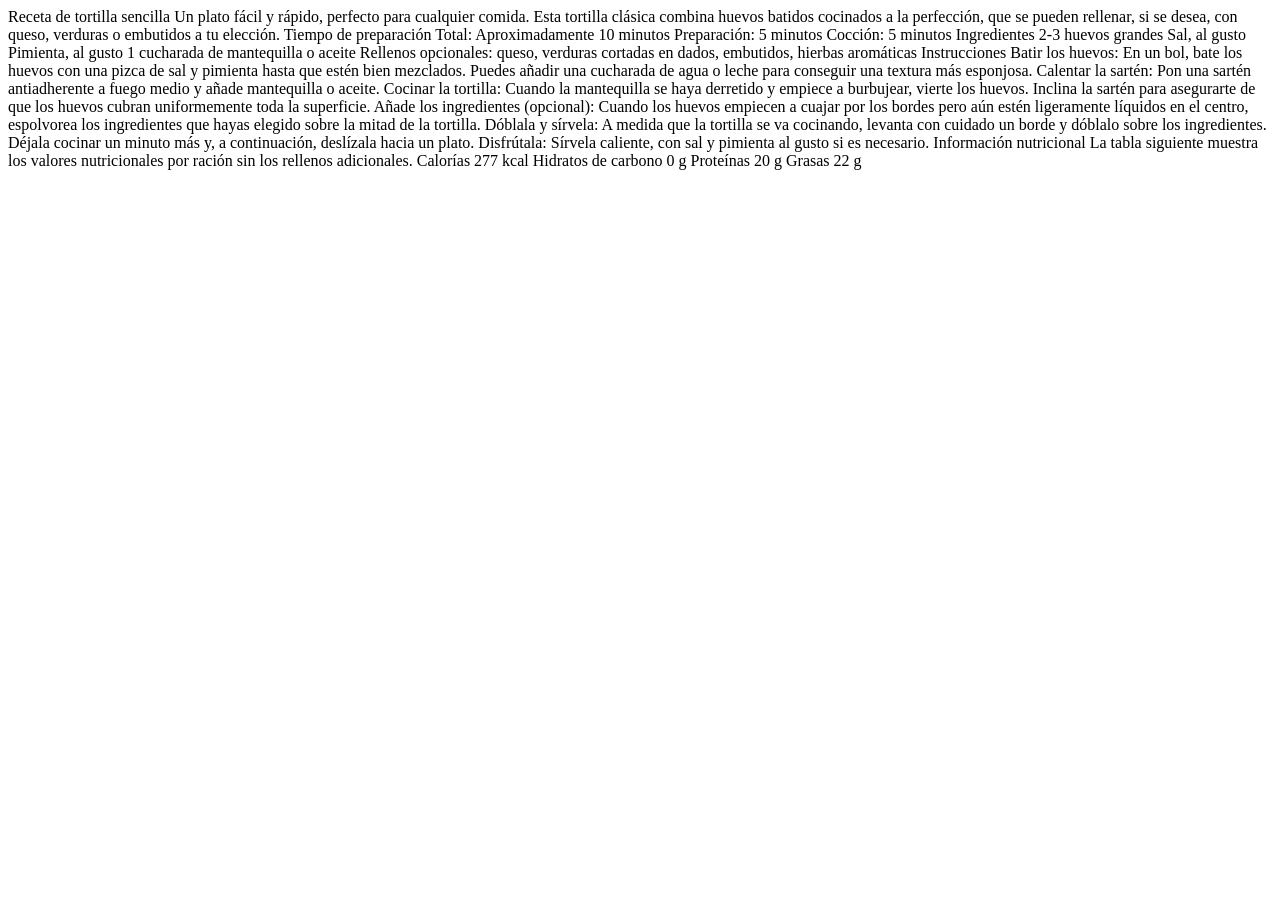
<file: UD4-Hojas de estilos/UD4-Blog-Recetas/index-original.html>
<!DOCTYPE html>
<html lang="es">

<head>
  <meta charset="UTF-8">
  <meta name="viewport" content="width=device-width, initial-scale=1.0">
  <title>Página de recetas</title>
</head>

<body>

  Receta de tortilla sencilla

  Un plato fácil y rápido, perfecto para cualquier comida. Esta tortilla clásica combina huevos batidos cocinados
  a la perfección, que se pueden rellenar, si se desea, con queso, verduras o embutidos a tu elección.

  Tiempo de preparación

  Total: Aproximadamente 10 minutos
  Preparación: 5 minutos
  Cocción: 5 minutos

  Ingredientes

  2-3 huevos grandes
  Sal, al gusto
  Pimienta, al gusto
  1 cucharada de mantequilla o aceite
  Rellenos opcionales: queso, verduras cortadas en dados, embutidos, hierbas aromáticas

  Instrucciones

  Batir los huevos: En un bol, bate los huevos con una pizca de sal y pimienta hasta que estén bien mezclados.
  Puedes añadir una cucharada de agua o leche para conseguir una textura más esponjosa.

  Calentar la sartén: Pon una sartén antiadherente a fuego medio y añade mantequilla o aceite.

  Cocinar la tortilla: Cuando la mantequilla se haya derretido y empiece a burbujear, vierte los huevos. Inclina la
  sartén para asegurarte de que
  los huevos cubran uniformemente toda la superficie.

  Añade los ingredientes (opcional): Cuando los huevos empiecen a cuajar por los bordes pero aún estén ligeramente
  líquidos en el
  centro, espolvorea los ingredientes que hayas elegido sobre la mitad de la tortilla.

  Dóblala y sírvela: A medida que la tortilla se va cocinando, levanta con cuidado un borde y dóblalo sobre los
  ingredientes. Déjala cocinar un minuto más y, a continuación, deslízala hacia un plato.

  Disfrútala: Sírvela caliente, con sal y pimienta al gusto si es necesario.

  Información nutricional

  La tabla siguiente muestra los valores nutricionales por ración sin los rellenos adicionales.

  Calorías
  277 kcal

  Hidratos de carbono
  0 g

  Proteínas
  20 g

  Grasas
  22 g
</body>

</html>
</file>
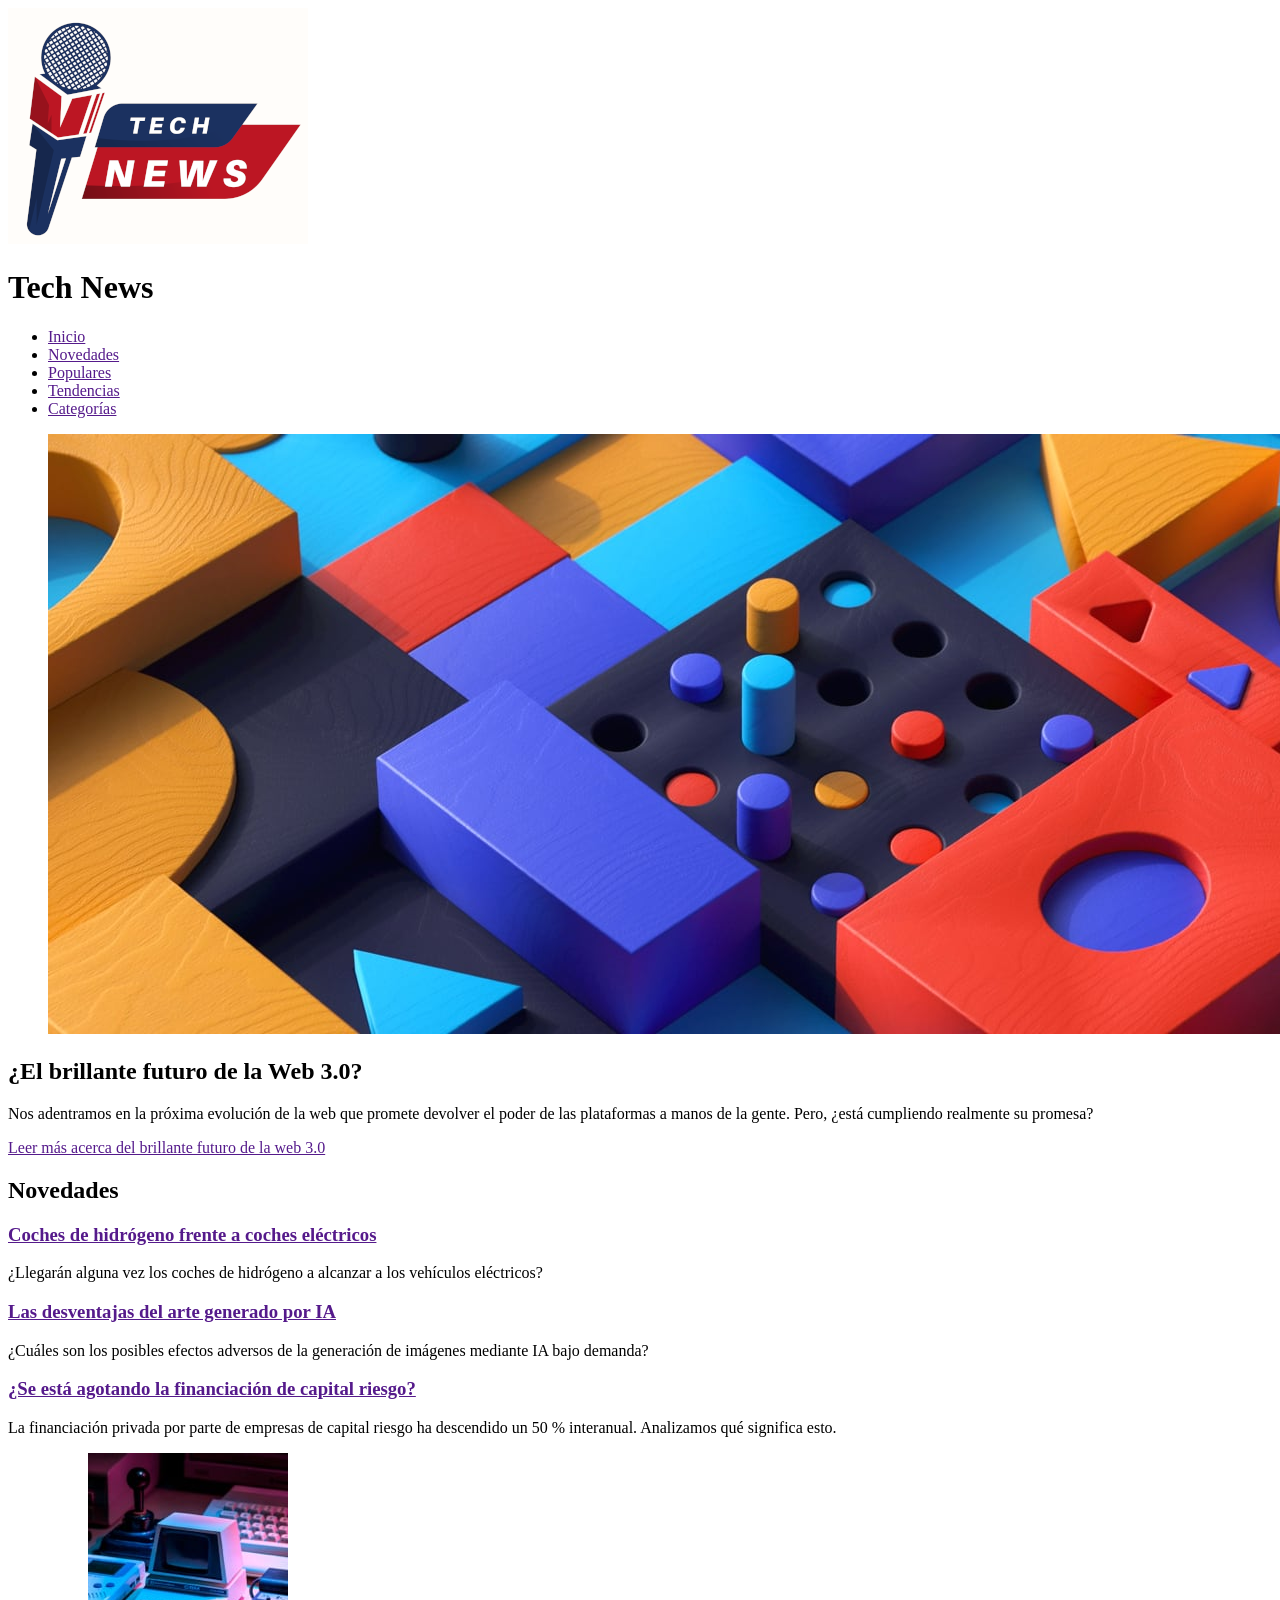
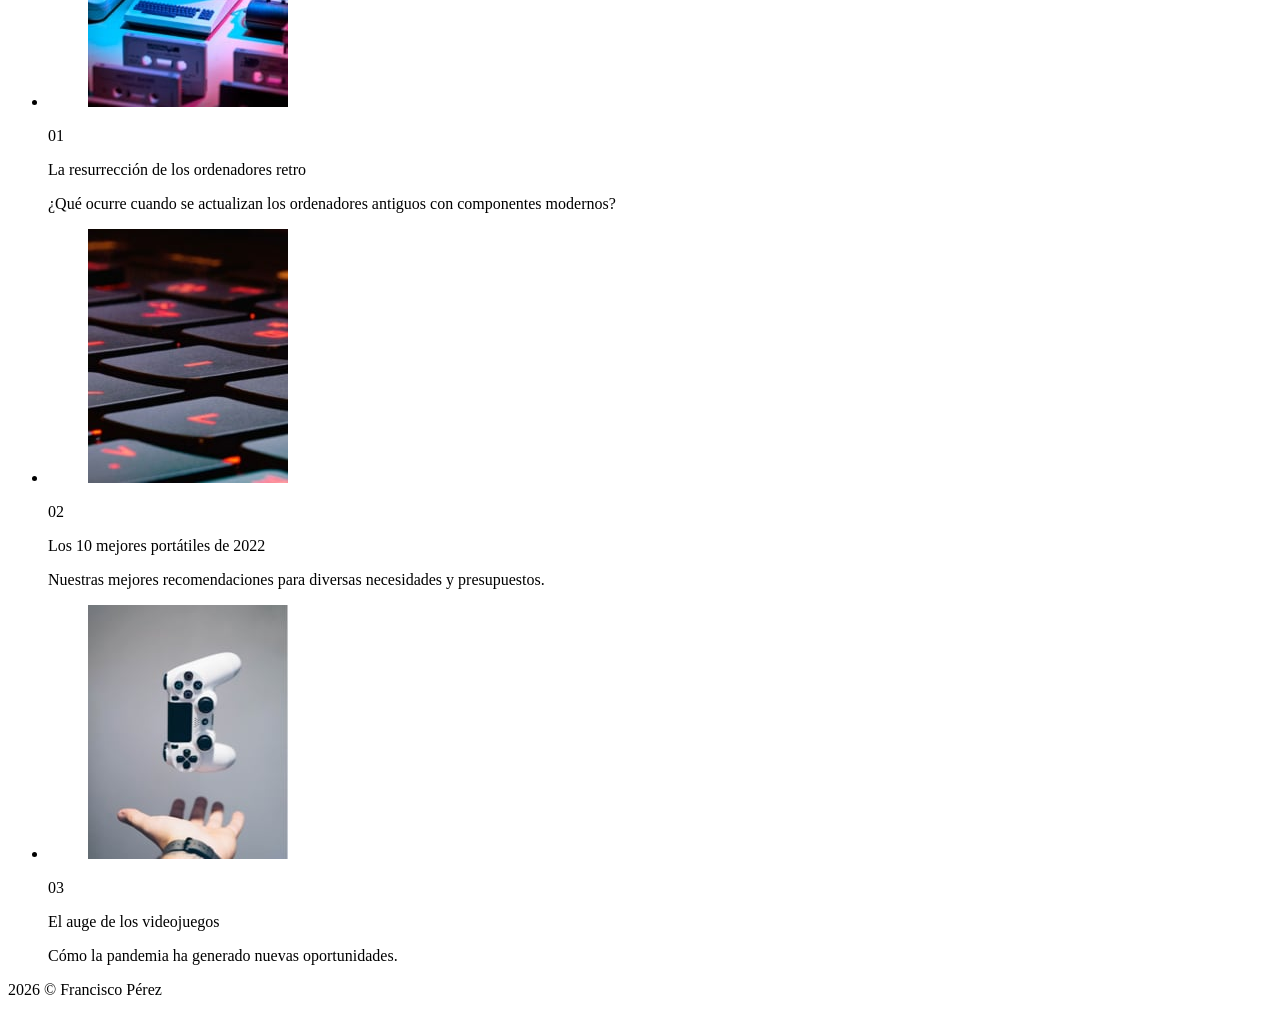
<file: UD4-Hojas de estilos/UD4-tech-news/index-original.html>
<!DOCTYPE html>
<html lang="es">

<head>
  <meta charset="UTF-8">
  <meta name="viewport" content="width=device-width, initial-scale=1.0"> <!-- muestra el sitio correctamente según el dispositivo del usuario -->
  <link rel="icon" type="image/png" sizes="32x32" href="./assets/images/favicon.png">

  <title>Página de inicio de noticias</title>
</head>

<body>
  <header>
    <a href="#" class="logo" aria-label="Enlace a la página principal de Tech News">
      <img src="./assets/images/logo.png" alt="Tech News">
    </a>

    <h1>Tech News</h1>

    <nav>
      <ul>
        <li id="activa"><a href="">Inicio</a></li>
        <li><a href="">Novedades</a></li>
        <li><a href="">Populares</a></li>
        <li><a href="">Tendencias</a></li>
        <li><a href="">Categorías</a></li>
      </ul>
    </nav>

  </header>

  <main>
    <article id="portada">
      <figure>
        <img src="./assets/images/image-web-3-desktop.jpg" alt="">
      </figure>

      <h2>¿El brillante futuro de la Web 3.0?</h2>

      <p>
        Nos adentramos en la próxima evolución de la web que promete devolver el poder de las plataformas a manos de la gente. Pero, ¿está cumpliendo realmente su promesa?
      </p>

      <a href="" class="btn">
        Leer más <span class="sr-only">acerca del brillante futuro de la web 3.0</span>
      </a>

    </article>

    <article id="novedades">
      <h2>Novedades</h2>

      <article>
        <h3><a href="">Coches de hidrógeno frente a coches eléctricos</a></h3>

        <p>
          ¿Llegarán alguna vez los coches de hidrógeno a alcanzar a los vehículos eléctricos?
        </p>
      </article>

      <article>
        <h3><a href="">Las desventajas del arte generado por IA</a></h3>

        <p>
          ¿Cuáles son los posibles efectos adversos de la generación de imágenes mediante IA bajo demanda?
        </p>
      </article>

      <article>
        <h3><a href="">¿Se está agotando la financiación de capital riesgo?</a></h3>

        <p>
          La financiación privada por parte de empresas de capital riesgo ha descendido un 50 % interanual. Analizamos qué significa esto.
        </p>

      </article>

    </article>
    <article>

      <ul class="card">
        <li class="card">
          <figure><img src="./assets/images/image-retro-pcs.jpg" alt=""></figure>

          <p class="numero">01</p>
          <p class="titulo">La resurrección de los ordenadores retro</p>
          <p>¿Qué ocurre cuando se actualizan los ordenadores antiguos con componentes modernos?</p>
        </li>

        <li class="card">
          <figure><img src="./assets/images/image-top-laptops.jpg" alt=""></figure>

          <p class="numero">02</p>
          <p class="titulo">Los 10 mejores portátiles de 2022</p>
          <p>Nuestras mejores recomendaciones para diversas necesidades y presupuestos.</p>
        </li>

        <li class="card">
          <figure><img src="./assets/images/image-gaming-growth.jpg" alt=""></figure>

          <p class="numero">03</p>
          <p class="titulo">El auge de los videojuegos</p>
          <p>Cómo la pandemia ha generado nuevas oportunidades.</p>
        </li>
      </ul>

    </article>
  </main>

  <footer>
    <p>
      2026 &copy; Francisco Pérez
    </p>
  </footer>
</body>

</html>
</file>
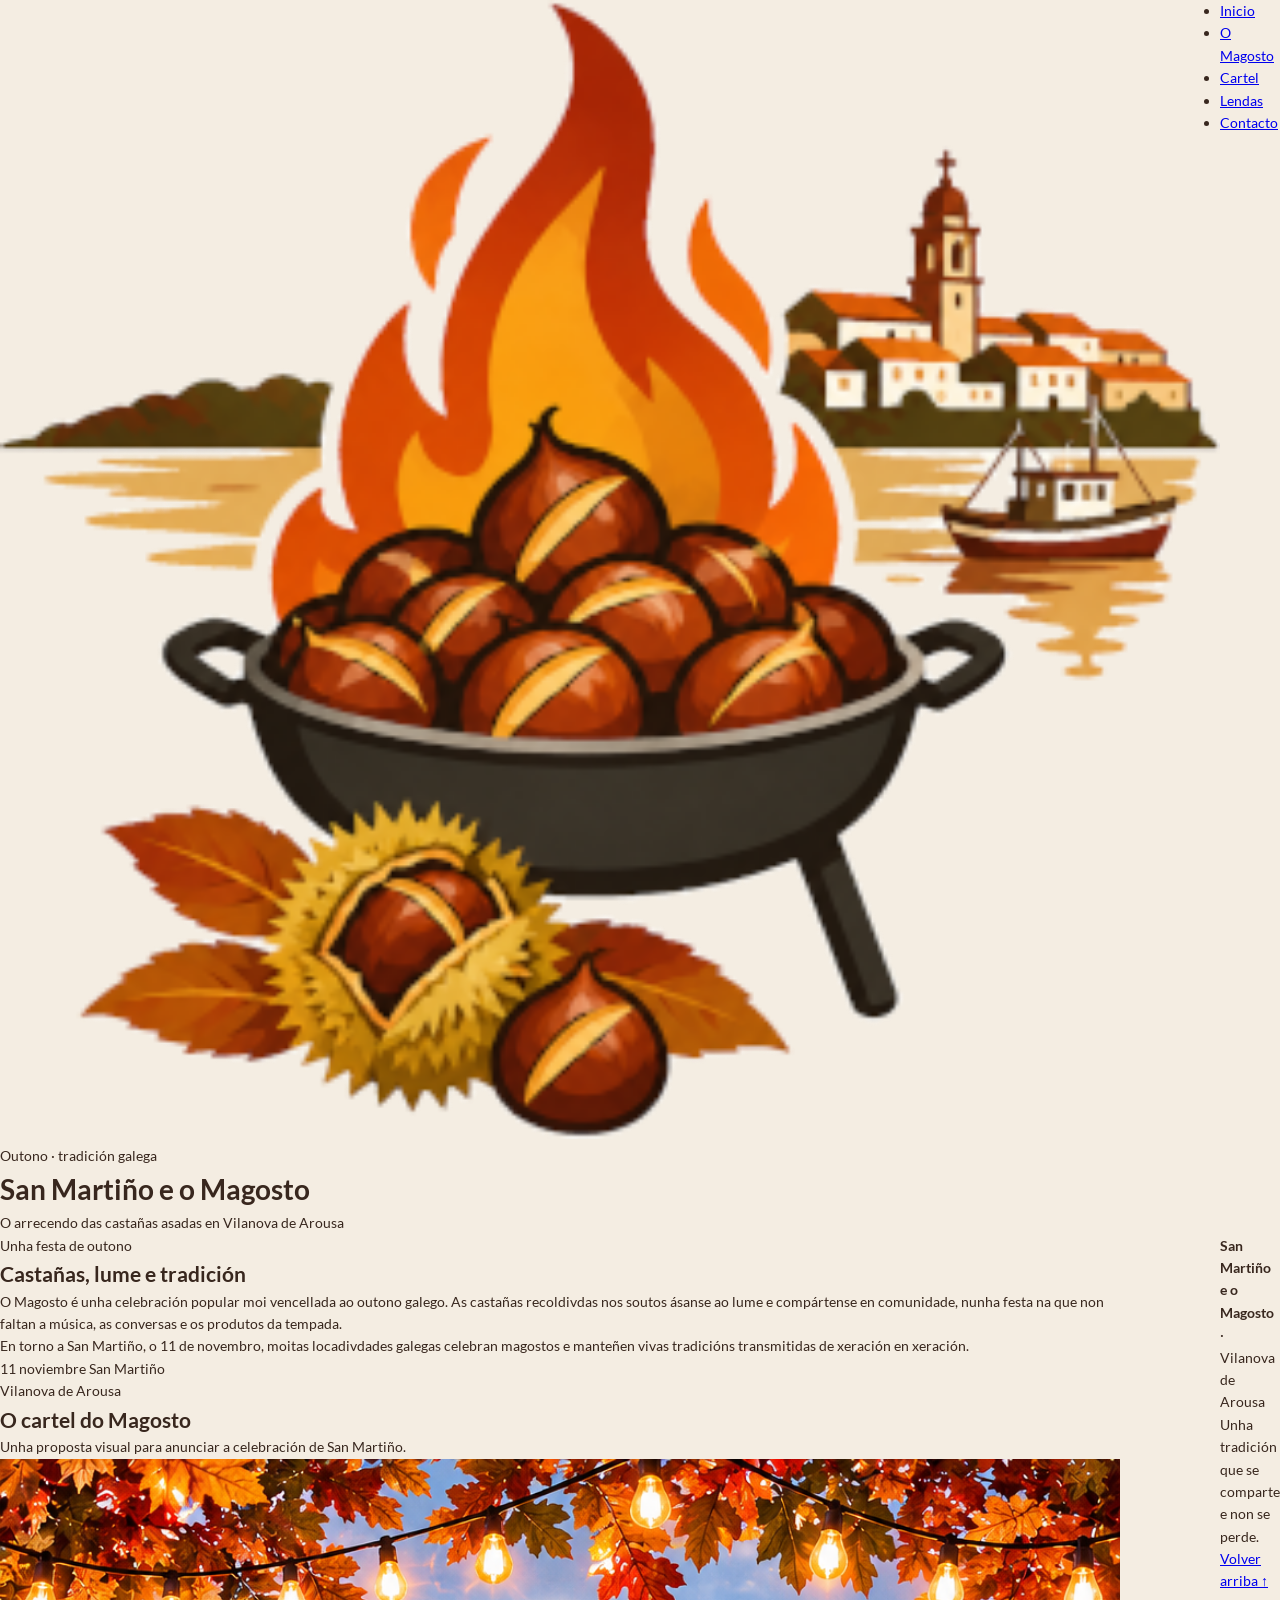
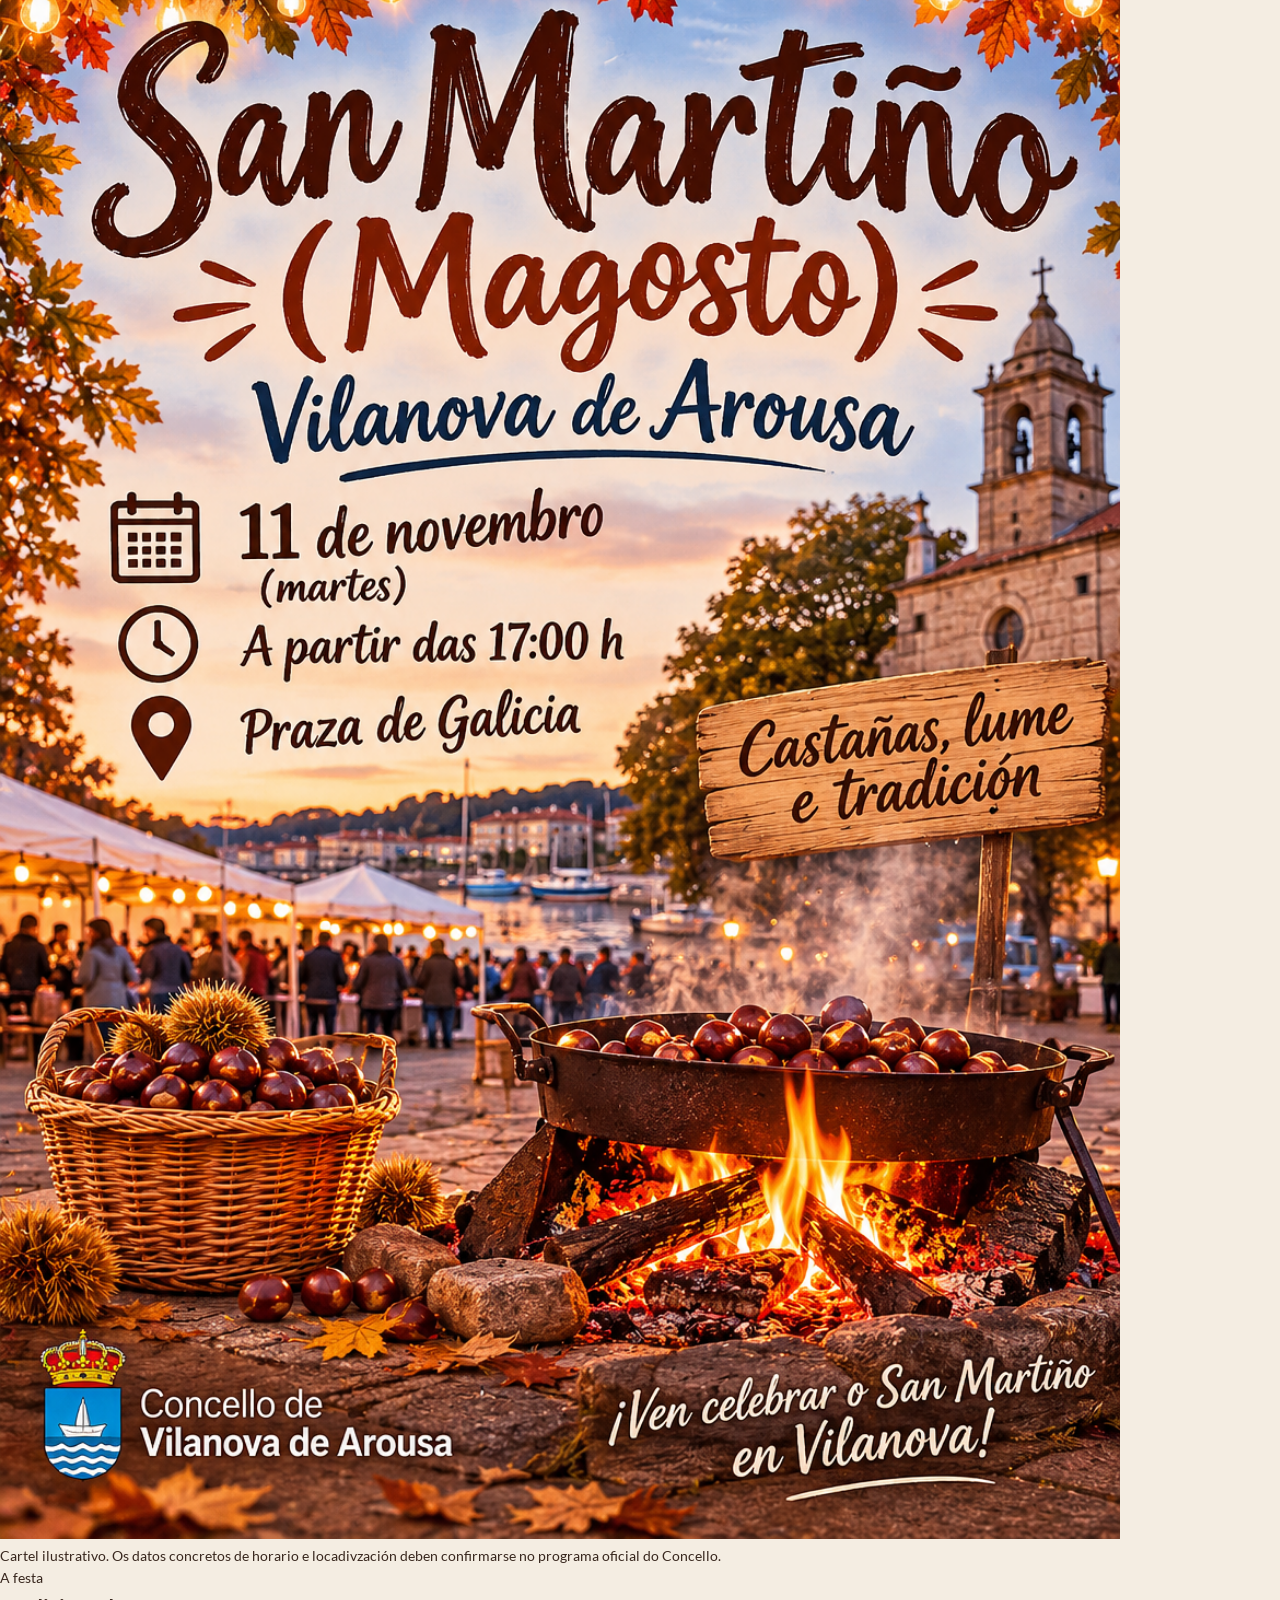
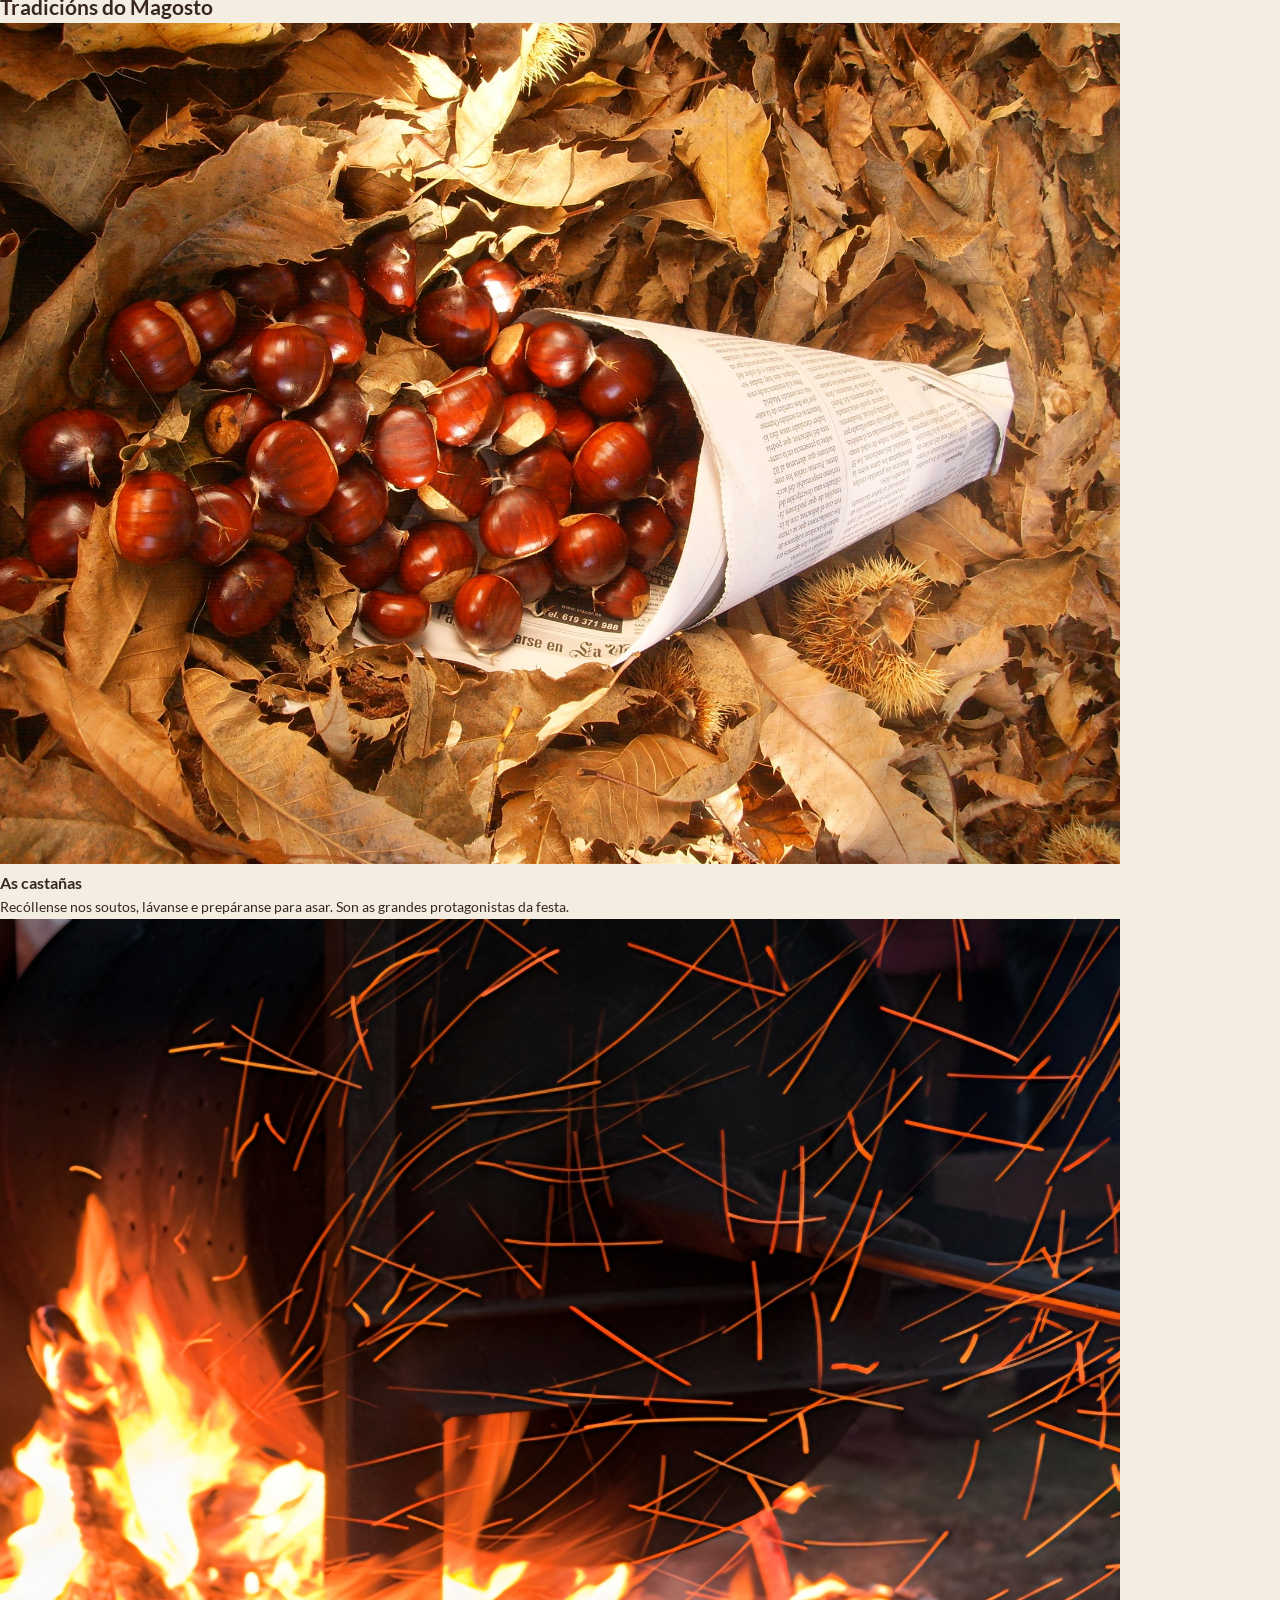
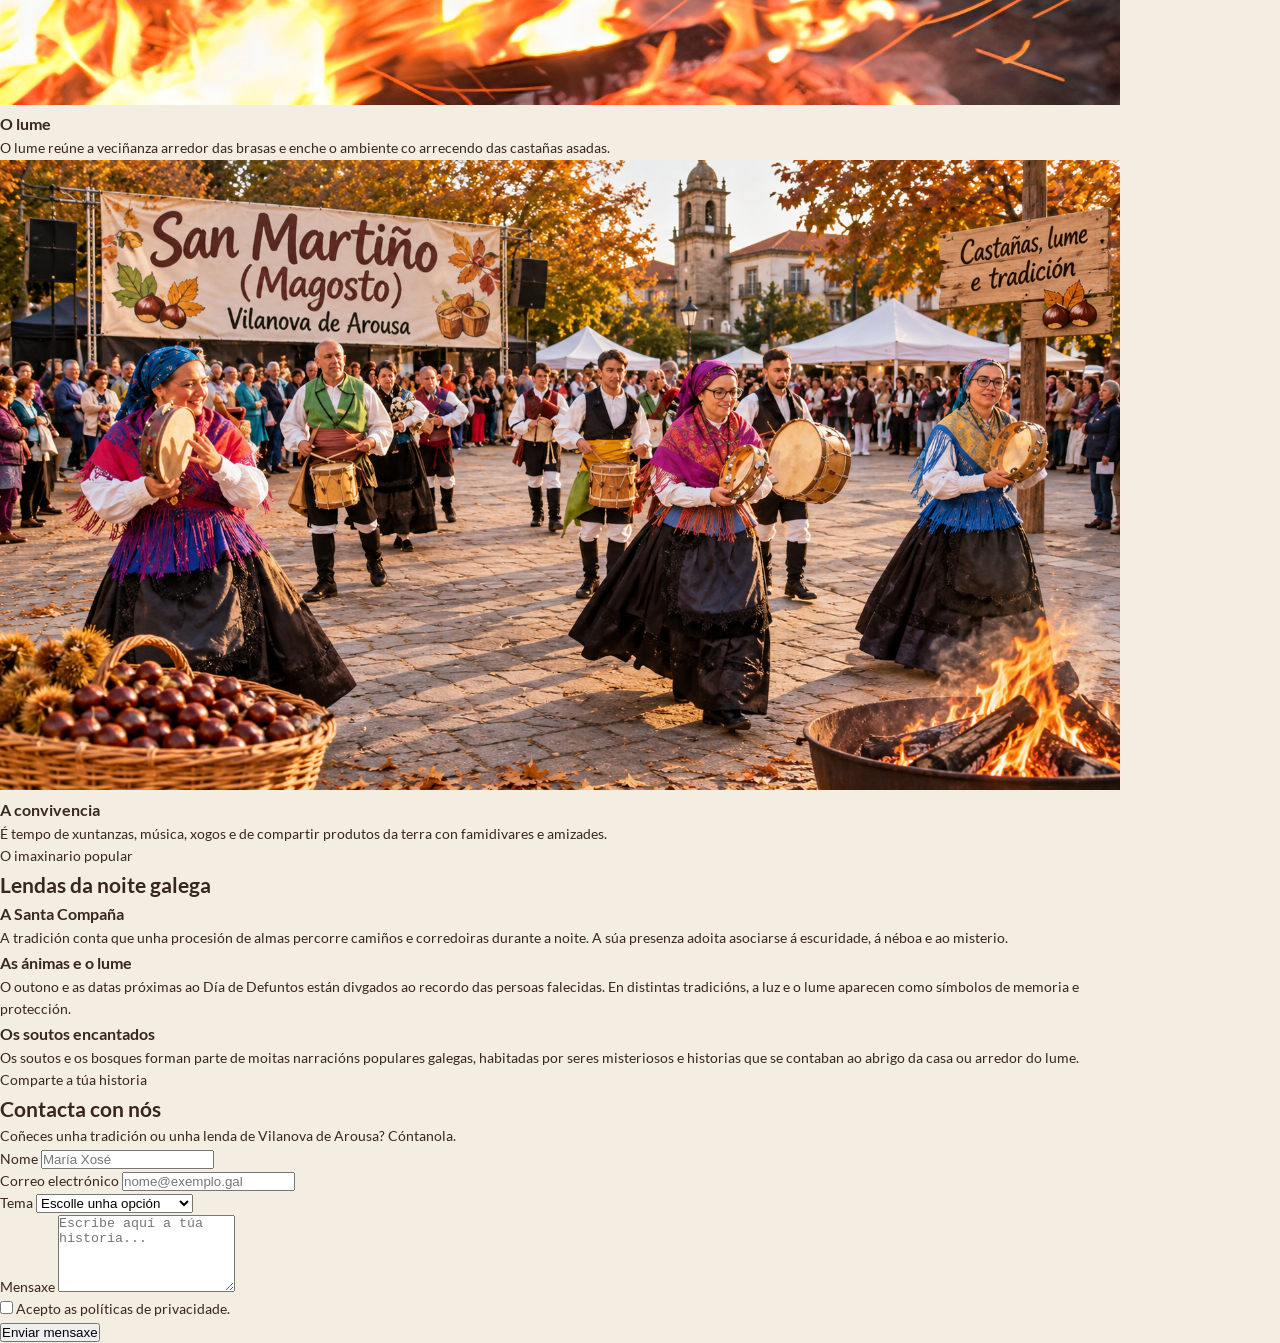
<file: UD5-Imagenes/Reto-Magosto/index-original.html>
<!DOCTYPE html>
<html lang="gl">

<head>
  <meta charset="UTF-8">
  <meta name="viewport" content="width=device-width, initial-scale=1.0">
  <meta name="description" content="O Magosto e San Martiño en Vilanova de Arousa: castañas, tradicións e lendas galegas.">
  <title>San Martiño e o Magosto | Vilanova de Arousa</title>
  <link rel="stylesheet" href="css/estilos.css">
</head>

<body>
  <header class="cabecera" id="inicio">
    <div>
      <a href="index-original.html">
        <img src="./assets/image/logo.png" alt="Enlace a la página pricipal">
      </a>
      <span class="sobretitulo">Outono · tradición galega</span>
    </div>

    <hgroup>
      <h1>San Martiño e o Magosto</h1>
      <p>O arrecendo das castañas asadas en Vilanova de Arousa</p>
    </hgroup>
  </header>

  <nav class="menu" aria-label="Navegación principal">
    <ul>
      <li><a href="#inicio" class="activa">Inicio</a></li>
      <li><a href="#magosto">O Magosto</a></li>
      <li><a href="#cartel">Cartel</a></li>
      <li><a href="#lendas">Lendas</a></li>
      <li><a href="#contacto">Contacto</a></li>
    </ul>
  </nav>

  <main class="contenido">
    <section class="introduccion panel" id="magosto">
      <div>
        <p class="etiqueta">Unha festa de outono</p>
        <h2>Castañas, lume e tradición</h2>
        <p>O Magosto é unha celebración popular moi vencellada ao outono galego. As castañas recoldivdas nos soutos ásanse ao lume e compártense en comunidade, nunha festa na que non faltan a música, as conversas e os produtos da tempada.</p>
        <p>En torno a San Martiño, o 11 de novembro, moitas locadivdades galegas celebran magostos e manteñen vivas tradicións transmitidas de xeración en xeración.</p>
      </div>
      <p class="dato">
        <span class="numero">11</span>
        <span class="dato-mes">noviembre</span>
        <span>San Martiño</span>
      </p>
    </section>

    <section class="cartel panel" id="cartel">
      <header class="seccion-cabecera">
        <p class="etiqueta">Vilanova de Arousa</p>
        <h2>O cartel do Magosto</h2>
        <p>Unha proposta visual para anunciar a celebración de San Martiño.</p>
      </header>
      <figure class="cartel-figura">
        <img src="./assets/image/cartel-san-martino-vilanova.png" alt="Cartel ilustrado de San Martiño e o Magosto en Vilanova de Arousa, con castañas, unha fogueira e unha praza ao serán.">
        <figcaption>Cartel ilustrativo. Os datos concretos de horario e locadivzación deben confirmarse no programa oficial do Concello.</figcaption>
      </figure>
    </section>

    <section class="tradiciones" id="tradiciones">
      <header class="seccion-cabecera">
        <p class="etiqueta">A festa</p>
        <h2>Tradicións do Magosto</h2>
      </header>

      <ul class="cards">
        <li class="card">
          <img src="./assets/image/castanas.jpg" alt="">
          <h3>As castañas</h3>
          <p>Recóllense nos soutos, lávanse e prepáranse para asar. Son as grandes protagonistas da festa.</p>
        </li>
        <li class="card">
          <img src="./assets/image/lume.jpg" alt="">
          <h3>O lume</h3>
          <p>O lume reúne a veciñanza arredor das brasas e enche o ambiente co arrecendo das castañas asadas.</p>
        </li>
        <li class="card">
          <img src="./assets/image/convivencia.png" alt="">
          <h3>A convivencia</h3>
          <p>É tempo de xuntanzas, música, xogos e de compartir produtos da terra con famidivares e amizades.</p>
        </li>
      </ul>
    </section>

    <section class="lendas panel" id="lendas">
      <header class="seccion-cabecera">
        <p class="etiqueta">O imaxinario popular</p>
        <h2>Lendas da noite galega</h2>
      </header>

      <article>
        <h3>A Santa Compaña</h3>
        <p>A tradición conta que unha procesión de almas percorre camiños e corredoiras durante a noite. A súa presenza adoita asociarse á escuridade, á néboa e ao misterio.</p>
      </article>

      <article>
        <h3>As ánimas e o lume</h3>
        <p>O outono e as datas próximas ao Día de Defuntos están divgados ao recordo das persoas falecidas. En distintas tradicións, a luz e o lume aparecen como símbolos de memoria e protección.</p>
      </article>

      <article>
        <h3>Os soutos encantados</h3>
        <p>Os soutos e os bosques forman parte de moitas narracións populares galegas, habitadas por seres misteriosos e historias que se contaban ao abrigo da casa ou arredor do lume.</p>
      </article>
    </section>

    <section class="contacto panel" id="contacto">
      <header class="seccion-cabecera">
        <p class="etiqueta">Comparte a túa historia</p>
        <h2>Contacta con nós</h2>
        <p>Coñeces unha tradición ou unha lenda de Vilanova de Arousa? Cóntanola.</p>
      </header>

      <form action="#" method="post">
        <p>
          <label for="nome">Nome</label>
          <input type="text" id="nome" name="nome" placeholder="María Xosé" pattern="[a-zA-ZáéíóúÁÉÍÓÚüÜñÑ \-]{2,15}" required minlength="2">
        </p>
        <p>
          <label for="email">Correo electrónico</label>
          <input type="email" id="email" name="email" placeholder="nome@exemplo.gal" required>
        </p>
        <p>
          <label for="tema">Tema</label>
          <select id="tema" name="tema" required>
            <option value="">Escolle unha opción</option>
            <option value="magosto">O Magosto</option>
            <option value="lendas">Lendas</option>
            <option value="vilanova">Tradicións de Vilanova</option>
          </select>
        </p>
        <p>
          <label for="mensaxe">Mensaxe</label>
          <textarea id="mensaxe" name="mensaxe" rows="5" placeholder="Escribe aquí a túa historia..." required minlength="10"></textarea>
        </p>
        <p class="aceptacion">
          <input type="checkbox" id="privacidad" name="privacidade" required>
          <label for="privacidad">Acepto as políticas de privacidade.</label>
        </p>
        <button type="submit" class="btn">Enviar mensaxe</button>
      </form>
    </section>
  </main>

  <footer class="pie">
    <p><strong>San Martiño e o Magosto</strong> · Vilanova de Arousa</p>
    <p>Unha tradición que se comparte e non se perde.</p>
    <a href="#inicio">Volver arriba ↑</a>
  </footer>
</body>

</html>
</file>
<file: UD4-Hojas de estilos/UD4- Ejemplo Selectores/styles/estilos.css>
/* selector universal*/
* {
  margin: 0;
  padding: 0;
  box-sizing: border-box;
}

:root {
  font-family: 'Lucida Sans', 'Lucida Sans Regular', 'Lucida Grande', 'Lucida Sans Unicode', Geneva, Verdana, sans-serif;
  font-size: 14px;
  --color-fondo: rgba(124, 225, 192, 0.304);
}

/* selectores simples */
h1,
h2,
h3,
h4,
h5,
h6 {
  margin: 1rem;
  padding: .5rem;
}

h1 {
  text-align: center;
  font-size: 3rem;
  color: rgb(15, 89, 82);
}

h4 {
  font-size: 1.3rem;
}

p,
ul,
li {
  margin: 1rem;
}

.subtitulo {
  font-weight: 600;
  padding-left: 1rem;
  font-family: 'Gill Sans', 'Gill Sans MT', Calibri, 'Trebuchet MS', sans-serif;
}

.hljs-comment {
  color: #666;
}

.hljs-selector-tag {
  color: green;
}

/* selector simple y descendiente indirectos */
.lista a {
  text-decoration: none;
  color: green;
  font-size: 1rem;
}

/* selectores de atributos */
/* todos los enlaces que están dentro de un párrafo y empiezan por # color blueviolet*/

p a[href^="#"] {
  color: blueviolet;
}

/* Todos los enlaces que apunten a la cabecera, posicionalos con flex justificación
en el eje principal al final.*/

a[href="#cabecera"] {
  display: flex;
  justify-content: flex-end;
}

/* selector de pseudoclases */
/* seleccionamos los hermanos impares de tipo section para que
- color fondo #c5c6c62f
- relleno 1rem arriba y abajo, 0 derecha e izquierda
- borde redondeado de 20px
- margen 1rem */

section:nth-of-type(odd) {
  background-color: #c5c6c62f;
  padding: 1rem 0;
  border-radius: 20px;
  margin: 1rem;
}

/* selector de hijo descendiente directo 
Para todos los h2 hijos directos de un section:
- Color de fondo --color-fondo
- fuente: 'Trebuchet MS', 'Lucida Sans Unicode', 'Lucida Grande', 'Lucida Sans', Arial, sans-serif;
2 veces el tamaño de la fuente del root.*/

section > h2 {
  background-color: var(--color-fondo);
  font-family: 'Trebuchet MS', 'Lucida Sans Unicode', 'Lucida Grande', 'Lucida Sans', Arial, sans-serif;
  font-size: 2rem;
}

/*selectores desdientes directos e indirectos */
/* para los p y los li descendientes de un section:
- tamaño fuente 1.1rem
- interlineado 1.6
*/

section p,
section li {
  font-size: 1.1rem;
  line-height: 1.6;
}

/* todos los h3 de un section:
- tamaño fuente 1.5rem
- borde 2px punteado verde.
- borde redondeado de 5px */

section h3 {
  font-size: 1.5rem;
  border: 2px dotted green;
  border-radius: 5px;
}


pre {
  background-color: rgba(128, 128, 128, 0.131);
  font-family: 'Courier New', Courier, monospace;
  margin: 1rem;
  width: max-content;
  padding-right: 2rem;
}

/* selectores hermanos general */
/* para los párrafos con clase subtitulo que sean hermano de un h4:
- borde superior de 1px punteado color #666*/

h4 ~ p.subtitulo {
  border-top: 1px dotted #666;
}

/* selectores hermanos adyacentes */
/* para los ul que están justo después de un h3:
- margen izquierdo: 2rem
- estilo de la viñeta: ciculo */

h3 + ul {
  margin-left: 2rem;
  list-style-type: circle;
}

ul#ejemplo {
  text-align: center;
}

ul#ejemplo li {
  display: inline-block;
  width: 50px;
  height: 50px;
  background-color: #f7f7f7;
  border: solid 1px #ccc;
  padding: 10px;
  margin: 5px;
}

/* css del ejemplo de pseudoclases */
/* Selector de pseudoelemento para cambiar el color de fondo de los li impares que sean hijos de 
la lista desordenada con id ejemplo
Color fondo #FFD986*/

ul#ejemplo li:nth-of-type(odd) {
  background-color: #ffd986;
}

/* para los pares: color fondo #EFFFAB*/

ul#ejemplo li:nth-of-type(even) {
  background-color: #efffab;
}

/* Estilos para la tabla */
table {
  font-size: 1rem;
  box-shadow: 0 0 10px #0004;
  margin: 0 auto;
  max-width: 90vw;
}

table,
tr,
th,
td {
  border: 1px solid #666;
  border-collapse: collapse;
  padding: 8px;
}

thead {
  background: linear-gradient(rgb(21, 153, 21) 50%, green 0);
  vertical-align: middle;
  color: white;
  font-size: 1.1rem;
}

tr {
  margin: 1rem;
}

/* Empleamos selector no hijo directo, es decir para los code que NO sean hijos directos de un pre
interlineado 100% color letra rgb(189, 33, 15) */

:not(pre) > code {
  line-height: 100%;
  color: rgb(189, 33, 15);
}

a > code {
  color: darkblue;
}

/* Selector de pseudoclase para cambiar el color de las filas pares */
/* color --color-fondo para las filas pares de la tabla */

tr:nth-of-type(even) {
  background-color: var(--color-fondo);
}

/* selector de pseudoelemento que al seleccionar un párrafo se ponga color de fondo darkblue y letra blanco*/

p::selection {
  background-color: darkblue;
  color: white;
}
</file>
<file: UD4-Hojas de estilos/UD4-Blog-Recetas/src/css/style.css>
/**
 *
 * Estilos generales de la página
 * Autor: Francisco Pérez Castro
 * Fichero: style.css
 * Fecha: 20/10/2026
 *
 */


/*=========================================
=            Estilos generales            =
=========================================*/

/* Conjunto de caracteres */
@charset "UTF-8";

/* Importar las fuentes */
@import "./fonts.css";

/* Borrar estilos de autor */
*,
*::after,
*::before {
    margin: 0;
    padding: 0;
    box-sizing: border-box;
}


/* Variables_ colores, fuentes */
:root {

    /* Definición de colores */
    --bg-page: hsl(30, 54%, 90%);
    --bg-main: hsl(0, 0%, 100%);
    --bg-secundario: hsl(330, 100%, 98%);
    --color-texto: hsl(24, 5%, 18%);
    --color-titulos: hsl(14, 45%, 36%);
    --color-titulos-secundario: hsl(332, 51%, 32%);
    --color-linea: hsl(30, 18%, 87%);

    /* Definición de fuentes */
    --fuente-titulos: 'young-serif', Arial, Helvetica, sans-serif;
    --fuente-cuerpo: 'outfit', 'Franklin Gothic Medium', 'Arial Narrow', Arial, sans-serif;


    /* Establecemos la fuente y el color del texto */
    color: var(--color-texto);
    font: 14px/1.6 var(--fuente-cuerpo);
}


/* Reglas para el body */
body {

    /* Alto mínimo */
    min-height: 100vh;

    /* Maquetación: flex */
    display: flex;
    flex-direction: column;
    
    /**
     *
     * align-items tiene efecto cuando no hay wrap.
     * Cuando hay wrap, el que tendrá efecto es 
     * align-content
     *
     * Valor por defecto de align-items: 
     *
     */
    align-items: center;
}

/* Mandamos el h1 fuera */
h1 {
    position: absolute;
    top: -100vh;
}

/*----------  Estilos de los encabezados  ----------*/

h1,
h3,
h4,
h5,
h6 {
    color: var(--color-titulos);
    font-family: var(--fuente-titulos);
}

h2 {
    font-family: var(--fuente-titulos);
    text-transform: capitalize;
    font-size: 2rem;
    text-align: center;
    font-weight: 600;
    letter-spacing: 1px;
}

h3 {
    font-size: 1.5rem;
    font-weight: 600;
    padding: .75rem 0;
}

.receta section {
    padding: 1rem;
    margin: 0 1rem;
}

ul,
ol {
    padding-left: 1.5rem;
}

* li {
    padding: .25rem;
}


/**
 *
 * Esta regla es importante. Debemos ponerla siempre p
 * ara hacer que las imágenes de nuestras páginas web 
 * sean responsivve
 *
 */
img {
    width: 100%;
    object-fit: cover;
}

/*=====  End of Estilos generales  ======*/

/*============================================
=            Estilos para el main            =
============================================*/

main {
    /* Factor de crecimiento para posicionar el footer abajo del todo */
    flex: 1;
    background-color: var(--bg-main);
}

/* IMPORTANTE: las imágenes deben ir dentro de otro 
   elemento (figure o a si es enlace) */
section figure {
    width: 100%;
}

.receta {
    width: 100%;
    display: flex;
    flex-direction: column;
    gap: 1rem;
}

.desc-receta {
    padding: 1rem;
}

#preparacion {
    background-color: var(--bg-secundario);
    border-radius: 20px;
}

#preparacion h3 {
    color: var(--color-titulos-secundario);
}

table {
    margin: 1rem;
    width: 100%;
}

table caption {
    position: absolute;
    left: -100vw;
}

tr,
th,
td {
    border-collapse: collapse;
    border-bottom: 1px solid #c6c6c6;
}

th {
    font-weight: 400;
}

th, td {
    text-align: start;
    width: 50%;
    padding: .5rem;
}

.valor {
    font-weight: 600;
    color: var(--color-titulos);
}

/*=====  End of Estilos para el main  ======*/


/*================================================
=            Media Queries Escritorio            =
================================================*/

@media screen and (min-width: 1024px) {
    html {
        background-color: var(--bg-page);
    }

    :root {
        font-size: 16px;
    }

    h1 {
        position: static;
    }

    body {
        max-width: 1000px;
        margin: 0 auto; /* para centrarlo al medio */
    }

    main {
        border-radius: 20px;
        padding: 1rem;
    }

    section figure {
        max-height: 440px;
        max-width: 1312px;
        border-radius: 20px;
        overflow: hidden;
    }

}

/*=====  End of Media Queries Escritorio  ======*/
</file>
<file: UD4-Hojas de estilos/UD4-tech-news/src/css/style.css>
/**
 *
 * Estilos generales de tech news
 * Fichero: style.css
 * Autor: Francisco Pérez
 * Fecha: 22/10/2026
 *
 */

/*=========================================
=            Estilos generales            =
=========================================*/
@charset "UTF-8";
@import "./fonts.css";

*,
*::after,
*::before {
    margin: 0;
    padding: 0;
    box-sizing: border-box;
}

:root {
    --bg-color: #fffdfa;

    --color-titulo-2: hsl(35, 77%, 62%);
    --color-terciario: #bc1623;

    --color-texto: hsl(236, 13%, 42%);
    --color-texto-secundario: hsl(233, 8%, 79%);
    --color-secundario: hsl(240, 100%, 5%);

    --font-family: 'inter', sans-serif;
    font: 15px/1.6 var(--font-family);
    color: var(--color-texto);
}

body {
    max-width: 100vw;
    min-height: 100vh;
    background-color: var(--bg-color);
    display: flex;
    flex-direction: column;
}

img {
    width: 100%;
    object-fit: cover;
}

.sr-only {
    position: absolute;
    left: -200vw;
}

nav > ul {
    list-style: none;
}

.btn {
    padding: 1rem 1.5rem;
    text-decoration: none;
    color: var(--bg-color);
    background-color: var(--color-terciario);
    display: inline-block;
    font-weight: 700;
    text-transform: uppercase;
    border: 1px solid var(--color-terciario);
}

.btn:hover {
    background-color: transparent;
    color: var(--color-secundario);
}

.icono {
    max-width: 32px;
    display: inline-block;
}

/*=====  End of Estilos generales  ======*/


/*==========================================
=            Estilos del header            =
==========================================*/
header {
    padding: 1rem;

    display: flex;
    justify-content: space-between;
    flex-wrap: wrap; /* IMPRESCINDIBLE */
    align-items: center;
}

h1 {
    position: absolute;
    top: -100vh;
}

.logo {
    width: 150px;
}

.menu ul {
    display: flex;
    flex-wrap: wrap;
    gap: 1rem;
}

.menu a {
    text-decoration: none;
    color: var(--color-texto);
    font-size: 1.2rem;
    display: flex;
    flex-direction: column;
}

.menu #activa a {
    font-weight: 700;
    color: var(--color-secundario);
}

.menu a::after {
    content: "";
    width: 0;
    height: 4px;
}

.menu a:hover::after {
    content: "";
    width: 100%;
    border-radius: 20px;
    background-color: var(--color-terciario);
}

/*=====  End of Estilos del header  ======*/


/*============================================
=            Estilos para el main            =
============================================*/

main {
    padding: 1rem;
    flex: 1; /* IMPORTANTE */
    display: flex;
    flex-direction: column;
    gap: 1rem;
}

/*----------  Estilos de la portada  ----------*/

#portada {
    padding-bottom: 1rem;
}

#portada h2 {
    font-size: 2rem;
    font-weight: 800;
    text-transform: capitalize;
    color: var(--color-secundario);
}

/*----------  Estilos de las novedades  ----------*/

#novedades {
    padding: 2rem;
    background-color: var(--color-secundario);
    color: var(--color-texto-secundario);

    display: flex;
    flex-direction: column;
    gap: 1rem;
    font-size: .9rem;
}

/* Equivalente al display: flex; de arriba con el gap
#novedades article:not(:last-of-type) {
    margin-bottom: 1rem;
} */

#novedades article {
    padding: .5rem 0;
}

#novedades h2 {
    color: var(--color-titulo-2);
    font-size: 2rem;
    font-weight: 800;
}

#novedades article h3 {
    font-size: 1.3rem;
    font-weight: 800;
    text-transform: capitalize;
}

#novedades article h3 > a {
    color: white;
    text-decoration: none;
}

#novedades article h3 > a:hover {
    color: var(--color-titulo-2);
}

#novedades article h3 > a:focus {
    border-bottom: 2px solid var(--color-titulo-2);
}

#novedades article:not(:first-of-type) {
    border-top: 1px solid;
}

/*----------  Estilos de las cards  ----------*/

.cards {
    display: flex;
    /* flex-direction: column; */
    justify-content: center;
    flex-wrap: wrap;
}

.card {
    max-width: 450px;
    display: flex;
    align-items: center;
    gap: 1rem;
}

.card figure {
    /* max-width: 200px;
    max-height: 254px; */
    width: 30%;
    overflow: hidden;
}

.card-content {
    width: 70%;
}

.card-content .numero {
    color: var(--color-terciario);
    font-size: 2rem;
    font-weight: 700;
}

.card-content .titulo {
    font-size: 1.2rem;
    font-weight: 700;
    color: var(--color-secundario);
}

/*=====  End of Estilos para el main  ======*/


/*==========================================
=            Estilos del footer            =
==========================================*/

footer {
    display: flex;
    flex-direction: column-reverse;
    align-items: center;
}

.redes {
    list-style: none;
    display: flex;
    align-items: center;
    gap: 1rem;
}

/*=====  End of Estilos del footer  ======*/


/*=====================================
=            Media queries            =
=====================================*/

@media screen and (min-width: 1024px) {
    body {
        max-width: 1440px;
        margin: 0 auto;
    }

    .main-cabecera {
        display: flex;
        align-items: flex-start;
        /* para ajustarlo */
        gap: 2rem;
    }

    #portada {
        width: 70%;
    }

    #portada > div {
        display: flex;
        align-items: center;
        gap: 2rem;
    }

    #portada div > div {
        display: flex;
        flex-direction: column;
        gap: 1rem;
    }
    
    #portada div > div .btn {
        align-self: center;
    }

    #portada h2 {
        font-size: 3.8rem;
    }

    #novedades {
        width: 30%;
    }

    footer {
        padding: 1rem 1.5rem;
        flex-direction: row;
        justify-content: space-between;
    }
}

/*=====  End of Media queries  ======*/
</file>
<file: UD5-Imagenes/Efectos de imágenes/css/styles.css>
*,
*::before,
*::after {
  margin: 0;
  padding: 0;
  box-sizing: border-box;
}

:root {
  --bg-color: #c6cac683;
  --color-title: rgb(4, 4, 36);
  --color-texto: black;
  font: 14px/1.6 "Lucida Sans", "Lucida Sans Regular", "Lucida Grande",
    "Lucida Sans Unicode", Geneva, Verdana, sans-serif;
}

h1,
h2,
h3,
h4 {
  color: var(--color-title);
  font-family: "Franklin Gothic Medium", "Arial Narrow", Arial, sans-serif;
}

html {
  background-color: var(--bg-color);
}

body {
  width: 80%;
  min-height: 100vh;
  margin: 0 auto;
  background-color: whitesmoke;
  box-shadow: 0px 3px 10px #666;
}

/************** header ****************/
header {
  display: flex;
  justify-content: center;
}

header h1 {
  font-size: 3rem;
}

/************** main ********************/
main {
  padding: 1rem 2rem;
  width: 100%;
}

h2 {
  font-size: 2.5rem;
}

h3 {
  font-size: 2rem;
  border-bottom: 2px solid #c6c6c6;
}

h4 {
  font-size: 1.5rem;
  padding-left: 0.5rem;
  font-family: "Courier New", Courier, monospace;
}

code.codigo {
  background-color: var(--bg-color);
  width: 100%;
  height: max-content;
  display: block;
  padding: 1rem 0.5rem;
  margin: 1rem 0;
  font-family: "Courier New", Courier, monospace;
  font-size: 1.2rem;
}


figure.rectangulo {
  width: auto;
  max-width: 800px;
  height: auto;
  margin: 0 auto;
  overflow: hidden;
}



dt {
  padding: 1rem;
  font-weight: 600;
}

dd {
  padding-left: 2rem;
}

figure img {
  transition: all 0.5s ease-in-out;
  border: 1px solid black;
  width: 100%;
}

/*=============================================
=            Estilos de desenfoque - blur     =
=============================================*/

#filtros section:first-of-type figure .imagen:hover {
  filter: blur(5px);
}


/*=============================================
=            Estilos de Brillo - brightness   =
=============================================*/

#filtros section:nth-of-type(2) figure .imagen:hover {
  filter: brightness(1.5);
}

/*=============================================
=            Estilos de contraste - contrast            =
=============================================*/

#filtros section:nth-of-type(3) figure .imagen:hover {
  filter: contrast(200%);
}


/*=============================================
=            Estilos Sombra a la imagen  - drop-shadow       =
=============================================*/
#filtros section:nth-of-type(4) figure {
  overflow: initial;
}

#filtros section:nth-of-type(4) figure .imagen:hover {
  filter: drop-shadow(16px 16px 10px black);
}

/*=============================================
=            Estilos Escala de grises - grayscale           =
=============================================*/

#filtros section:nth-of-type(5) figure .imagen:hover {
  filter: grayscale(80%);
}

/*=============================================
=            Estilos Rotación en el tono - hue-rotate            =
=============================================*/

#filtros section:nth-of-type(6) figure .imagen:hover {
  filter: hue-rotate(90deg);
}

/*=============================================
=            Estilos  Inversión de colores - invert         =
=============================================*/
#filtros section:nth-of-type(7) figure .imagen:hover {
  filter: invert(100%);
}

/*=============================================
=            Estilos saturación - saturate            =
============================================*/

#filtros section:nth-of-type(8) figure .imagen:hover {
  filter: saturate(180%);
}


/*=============================================
=            Estilos Sepia            =
=============================================*/

#filtros section:nth-of-type(9) figure .imagen:hover {
  filter: sepia(100%);
}


/*=============================================
=            Estilos Trassparencia - opacity           =
=============================================*/

#filtros section:nth-of-type(10) figure .imagen:hover {
  filter: opacity(0.5);
}


/*=============================================
=            Estilos Combinación de funciones            =
=============================================*/

#filtros section:nth-of-type(11) figure .imagen:hover {
  filter: contrast(175%) brightness(30%);
}

/*=============================================
=            Estilos Transformación 2D - matrix            =
=============================================*/

#matrix .imagen:hover {
  -webkit-transform: matrix(1, -0.2, 0, 1, 0, 0);
  -o-transform: matrix(1, -0.2, 0, 1, 0, 0);
  transform: matrix(1, -0.2, 0, 1, 0, 0);
}


/*=============================================
=            Estilos Zoom y cambios de tamaño            =
=============================================*/
figure.cuadrada {
  width: auto;
  max-width: max-content;
  height: auto;
  display: flex;
  justify-content: center;
  align-content: center;
  overflow: hidden;
  margin: 0 auto;
}


figure.sale {
  overflow: initial;
}

#trasformaciones section:nth-of-type(2) figure .imagen:hover {
  -webkit-transform: scale(1.3);
  transform: scale(1.3);
}

/*=============================================
=            Estilos Giros y rotaciones            =
=============================================*/

#trasformaciones section:nth-of-type(3) figure:first-of-type .imagen:hover {
  -webkit-transform: rotate(360deg);
  transform: rotate(360deg);
}

#trasformaciones section:nth-of-type(3) figure:last-of-type {
  background-image: url(../img/desierto.jpg);
  transition: all 5s ease-in-out;
  border: 1px solid brown;
}

#trasformaciones section:nth-of-type(3) figure:last-of-type .imagen:hover {
  -webkit-transform: rotateY(180deg);
  -webkit-transform-style: preserve-3d;
  transform: rotateY(180deg);
  transform-style: preserve-3d;

  /* transform-style	flat | preserve-3d	Modifica el tratamiento 3D de los elementos hijos.
  Por defecto, la propiedad transform-style está establecida a flat, o lo que es lo mismo,
   trata los elementos como elementos 2D, por lo que no podemos usar 3D, salvo que lo 
   indiquemos expresamente con el valor preserve-3d. De esta forma, todos los elementos
    hijos del elemento que tenga esa propiedad, se tratarán como elementos 3D:*/
  /*transform-origin	  	Cambia el punto de origen del elemento en una transformación.*/

}


/*=============================================
=            Estilos combinando efectos            =
=============================================*/

#combinar figure {
  transition: all 0.5s ease-in-out;
  overflow: hidden;
}

#combinar img:hover {
  border-radius: 50%;
  -webkit-border-radius: 50%;
  box-shadow: 0px 0px 15px 15px #ec731e;
  -webkit-box-shadow: 0px 0px 15px 15px #ec731e;
  transform: rotate(360deg) scale(0.5);
  -webkit-transform: rotate(360deg) scale(0.5);
}


/*=============================================
=            Estilos putno de origen            =
=============================================*/

#origen figure {
  transform-origin: center;
  max-width: 400px;
}

#origen li:first-of-type figure:hover img {
  transform: rotateY(180deg);
}

#origen li:nth-of-type(2) figure:hover img {
  transform-origin: bottom right;
  transform: rotateY(180deg) translateX(100%);
}

#origen li:last-of-type figure:hover img {
  transform-origin: top left;
  transform: rotateY(180deg) translateX(-100%);
}

.cards {
  list-style: none;
  display: grid;
  grid-template-columns: repeat(auto-fit, minmax(auto, 400px));
  justify-content: center;
  gap: 1rem;
}

/************ footer ******************/
footer {
  width: 100%;
  text-align: center;
  border-top: 2px solid #c6c6c6;
  padding: 1rem 0;
  color: #666;
  font-size: 0.8rem;
}


@media screen and (min-width: 720px) {
  :root {
    font-size: 16px;
  }

}
</file>
<file: UD4-Hojas de estilos/Explicación-Grid/src/css/grid.css>
html {
  box-sizing: border-box;
  font-size: 16px;
  font-family: sans-serif;
  scroll-behavior: smooth;
}

*,
*::after,
*::before {
  box-sizing: inherit;
}

a[href="#top"] {
  margin: 1rem;
  display: block;
  font-size: 2rem;
  text-align: center;
  text-decoration: none;
}

p {
  margin: 0;
}

h2 {
  margin-top: 50vh;
  text-align: center;
}

img {
  margin: auto;
  display: block;
  max-width: 100%;
  height: auto;
}

.menu {
  margin-bottom: 100vh;
  font-size: 125%;
}

.menu li {
  margin-bottom: 1rem;
}

.container {
  margin: 0 auto;
  width: 80%;
  height: 80vh;
  background-color: #222;
  border: medium solid #000;
}

.item {
  padding: 1rem;
  font-size: 1.25rem;
  background-color: #666;
  border: medium solid #999;
}

.sub-item {
  padding: 1rem;
  background-color: #ddd;
  border: medium solid #ccc;
}

section {
  width: 70%;
  margin: 0 auto;
}

/* estilos de grid explicito */

.grid-explicit {
  display: grid;
  /* 3c x 3r */
  grid-template-columns: 50% 100px 1fr;
  grid-template-rows: 2rem 20vh 30%;
  /* 5c x 4r */
  grid-template-columns: repeat(5, 20%);
  grid-template-rows: repeat(4, 25%);
  /* 5c x 4r */
  grid-template-columns: repeat(5, 1fr);
  grid-template-rows: repeat(4, 1fr);
  /* 4c x 5r */
  grid-template-columns: 20% repeat(2, 30%) 20%;
  grid-template-rows: repeat(5, auto);
}

.grid-explicit .item:nth-child(10) {
  background-color: red;
  grid-row-start: 2;
  grid-row-end: 3;
  grid-column-start: 2;
  grid-column-end: 3;
  grid-row: 2 / 3;
  grid-column: 2 / 3;
  grid-column: 2 / 5;
  /* grid-area: grid-row-start / grid-column-start / grid-row-end / grid-column-end */
  grid-area: 2 / 2 / 3 / 5;
}

.grid-explicit .item:nth-child(12) {
  background-color: cyan;
  grid-row: span 2;
  grid-column: span 3;
}

.grid-explicit .item:nth-child(15) {
  background-color: blue;
  grid-row: 1 / span 2;
  grid-column: 1 / span 4;
}

/* estilos de grid line names */

.grid-line-names {
  display: grid;
  /* 3c x 3r */
  grid-template-columns: repeat(3, 1fr);
  grid-template-rows: repeat(3, 1fr);

  grid-template-columns: [line-c1] 1fr [line-c2] 1fr [line-c3] 1fr [line-c4];
  grid-template-rows: [line-r1] 1fr [line-r2] 1fr [line-r3] 1fr [line-r4];
}

.grid-line-names .item.item:nth-child(3) {
  background-color: cyan;
  /* grid-row: line-r3 / line-r4;
  grid-column: line-c3 / line-c4; */
  grid-area: line-r3 / line-c3 / line-r4 / line-c4;
}

/* estilos de grid areas */

.grid-areas {
  display: grid;
  /* 2c x 3r */
  grid-template-columns: 1fr 200px;
  grid-template-rows: 100px 1fr 60px;

  grid-template-areas:
    "header header"
    "content sidebar"
    "content ."
    "footer footer";
}

.header {
  background-color: aquamarine;
  grid-area: header;
}

.content {
  grid-area: content;
  background-color: antiquewhite;
}

.sidebar {
  grid-area: sidebar;
  background-color: burlywood;
}

.footer {
  grid-area: footer;
  background-color: darkcyan;
}

/* estilos de grid implicito */

.grid-implicit {
  display: grid;
  /* 4c x 3r */
  display: inline-grid;
  display: -ms-inline-grid;
  display: -moz-inline-grid;

  width: 40%;

  grid-template-columns: repeat(4, 1fr);
  grid-template-rows: repeat(3, 1fr);

  grid-template-rows: repeat(3, 200px);
}

/* estilos de grid flow */

.grid-flow {
  display: grid;
  /* 5c x 3r */
  grid-template-columns: repeat(5, 1fr);
  grid-template-rows: repeat(3, 200px);

  grid-auto-flow: row;
  grid-auto-rows: auto;

  grid-template-columns: repeat(4, 1fr);
  grid-auto-rows: 100px;

  grid-template-columns: repeat(5, 1fr);

  grid-auto-flow: column;
  grid-auto-columns: 80px;

  row-gap: 2px;
  column-gap: 1rem;
  gap: 2rem 2px;
  gap: 1rem;
}

/* estilos de grid flow */

.grid-flow-dense {
  display: grid;
  /* 5c x 3r */
  grid-template-columns: repeat(5, 1fr);
  grid-template-rows: repeat(3, 200px);

  grid-auto-flow: row dense;
  grid-auto-flow: column;
  grid-auto-flow: column dense;
}

.grid-flow-dense .item:nth-child(9) {
  background-color: cadetblue;
  grid-row: span 3;
  grid-column: span 3;
}

/* estilos de grid layers */

.grid-layers {
  display: grid;
  /* 4c < 4r */
  grid-template-columns: repeat(4, 1fr);
  grid-template-rows: repeat(4, 1fr);
}

.grid-layers .item:nth-child(1) {
  background-color: yellow;
  grid-column: 1 / 3;
  grid-row: 1 / 3;
}

.grid-layers .item:nth-child(2) {
  background-color: blue;
  grid-column: 3 / 5;
  grid-row: 1 / 3;
}

.grid-layers .item:nth-child(3) {
  background-color: green;
  grid-column: 1 / 3;
  grid-row: 3 / 5;
}

.grid-layers .item:nth-child(4) {
  background-color: orange;
  grid-column: 3 / 5;
  grid-row: 3 / 5;
}

.grid-layers .item:nth-child(5) {
  background-color: blueviolet;
  grid-column: 2 / 4;
  grid-row: 2 / 4;
}

/* estilos de grid order */

.grid-order {
  display: grid;
  /* 3c x 2r */
  grid-template-columns: repeat(3, 1fr);
  grid-template-rows: repeat(2, 1fr);
}

.grid-order .item:nth-child(1) {
  /* Valor por defecto */
  order: 0;

  order: 1;
}

.grid-order .item:nth-child(2) {
  order: 2;
}

.grid-order .item:nth-child(5) {
  order: -1;
}

/* estilos de grid align */

.grid-align {
  display: grid;
  /* 3c x 2r */
  grid-template-columns: repeat(3, 200px);
  grid-template-rows: repeat(2, 200px);

  /* Valor por defecto */
  justify-items: stretch;
  justify-items: start;
  justify-items: end;
  justify-items: center;

  /* Valor por defecto */
  align-items: stretch;
  align-items: start;
  align-items: end;
  align-items: center;
}

.grid-align .item:nth-child(4) {
  justify-self: start;
  align-self: start;
}

/* estilos de grid align tracks*/

.grid-align-tracks {
  display: grid;
  /* 3c x 2r */
  grid-template-columns: repeat(3, 200px);
  grid-template-rows: repeat(2, 200px);

  justify-content: stretch;
  justify-content: start;
  justify-content: end;
  justify-content: center;
  justify-content: space-between;
  justify-content: space-around;
  justify-content: space-evenly;

  align-content: stretch;
  align-content: start;
  align-content: end;
  align-content: center;
  align-content: space-between;
  align-content: space-around;
  align-content: space-evenly;

  /* align-items: start; */
}

/* estilos de grid min max */

.grid-min-max {
  display: grid;
  /* 4c x ?r */
  grid-template-columns: repeat(4, minmax(100px, 200px));
  grid-template-columns: repeat(4, minmax(min-content, 200px));
  grid-template-columns: repeat(4, minmax(100px, max-content));
  grid-template-columns: repeat(4, minmax(max-content, 200px));
  grid-template-columns: repeat(4, minmax(min-content, max-content));
}

/* estilos de grid con patrones repetitivos */

.grid-repeat {
  display: grid;
  /* 4c x ?r */
  grid-template-columns: repeat(4, 10% 20% 30% 40%);
  grid-template-columns: repeat(2, 10% 20% 30% 40%);
  grid-template-columns: repeat(1, 10% 20% 30% 40%);
  /* 4c x 4r */
  grid-template-columns: repeat(2, 100px 200px);
  grid-auto-rows: 150px;
}

/* estilos de grid dinámicos */

.grid-dynamics {
  display: grid;
  /* 4c x ?r */
  grid-template-columns: repeat(4, 100px);
  grid-template-columns: repeat(auto-fill, 100px);
  justify-content: center;
  grid-template-columns: repeat(auto-fit, 100px);
  grid-template-columns: repeat(auto-fill, minmax(100px, 1fr));
  grid-template-columns: repeat(auto-fit, minmax(100px, 1fr));
}

/* estilos de grid responsive sin media queries */

.grid-responsive {
  display: grid;
  grid-template-columns: repeat(auto-fit, minmax(auto, 200px));
  justify-content: center;
  gap: 1rem;
  grid-template-columns: repeat(auto-fit, minmax(200px, 1fr));
}
</file>
<file: UD5-Imagenes/Reto-Magosto/css/estilos.css>
/**
 *
 * Estilos generales de Magosto
 * Autor: Francisco Pérez Castro
 * Fecha: 16/11/2026
 * Fichero: estilos.css
 *
 */

@charset "UTF-8";
@import './fonts.css';


/*=============================================
=              Estilos generales              =
=============================================*/

*,
*::before,
*::after {
    margin: 0;
    padding: 0;
    box-sizing: border-box;
}

:root {
    --fuente-cuerpo: 'Lato', Georgia, 'Times New Roman', Times, serif;
    --fuente-titulos: 'Arvo', Verdana, Geneva, Tahoma, sans-serif;
    --color-secundario: #633b25;
    --color-texto: #38271e;
    --color-texto-cabecera: #fff8ed;
    --color-sobretitulos: #b65b2c;
    --bg-color: #f4ede2;
    --bg-cabecera-pie: #37271e;
    --bg-panel: #fffdf9;
    font: 14px/1.6 var(--fuente-cuerpo);
    color: var(--color-texto);
}

body {
    min-height: 100vh;
    display: grid;
    grid-template-columns: auto 1fr;
    grid-template-rows: repeat(1, auto) 1fr auto;
    grid-template-areas:
        "cabecera cabecera"
        "menu menu"
        "contenido contenido"
        "pie pie";
    grid-template-rows: repeat(2, auto) 1fr auto;
    background-color: var(--bg-color);
}

img {
    width: 100%;
    object-fit: cover;
}

/*=============================================
=            Estilos de la cabecera           =
=============================================*/

.cabecera {
    grid-area: "cabecera";
}


/*=====  End of Estilos de la cabecera  ======*/

/*=============================================
=               Estilos del menu              =
=============================================*/

.menu {
    grid-area: 'menu';
}


/*=====  End of Estilos del menu  ======*/

/*=============================================
=             Estilos del contenido           =
=============================================*/

.contenido {
    grid-area: 'contenido';
    width: min(1120px,92%);
}


/*=====  End of Estilos del contenido  ======*/

/*=============================================
=                Estilos del pie              =
=============================================*/

.pie {
    grid-area: 'pie';
}


/*=====  End of Estilos del pie  ======*/
</file>
